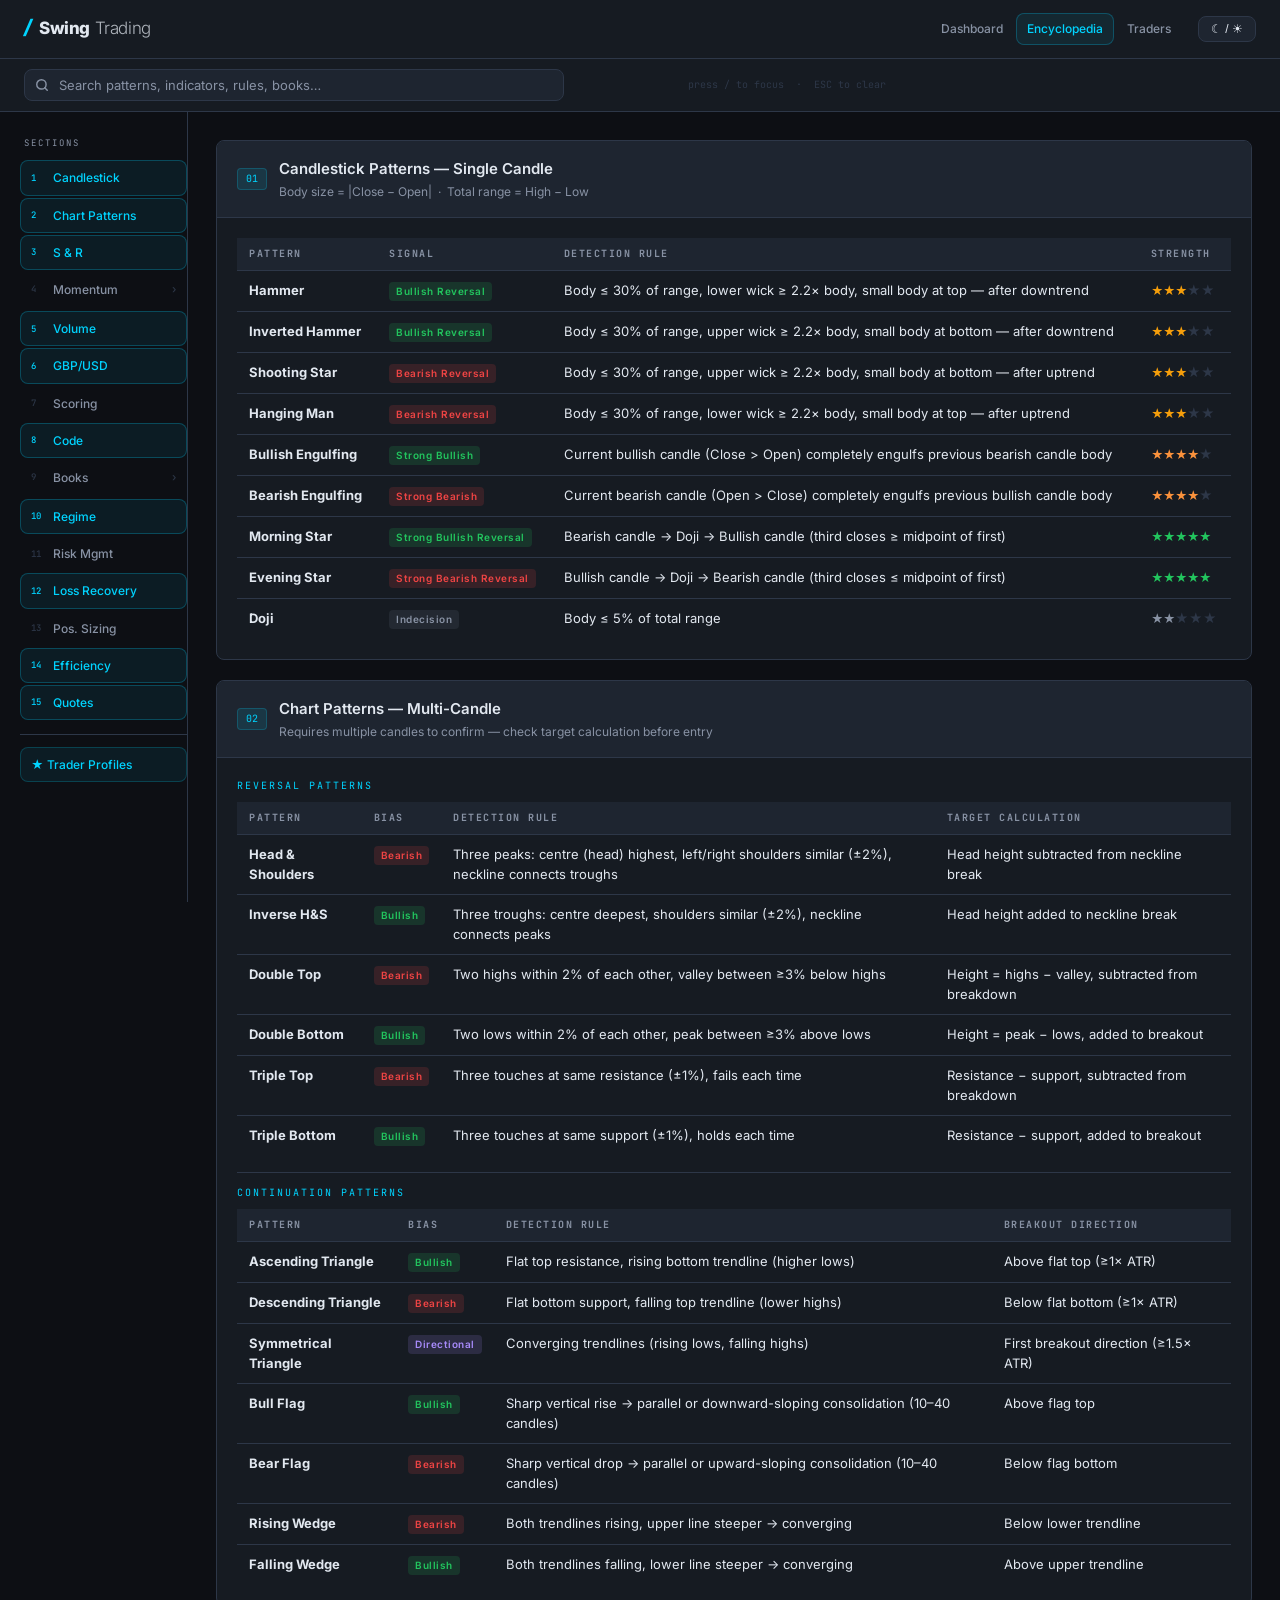
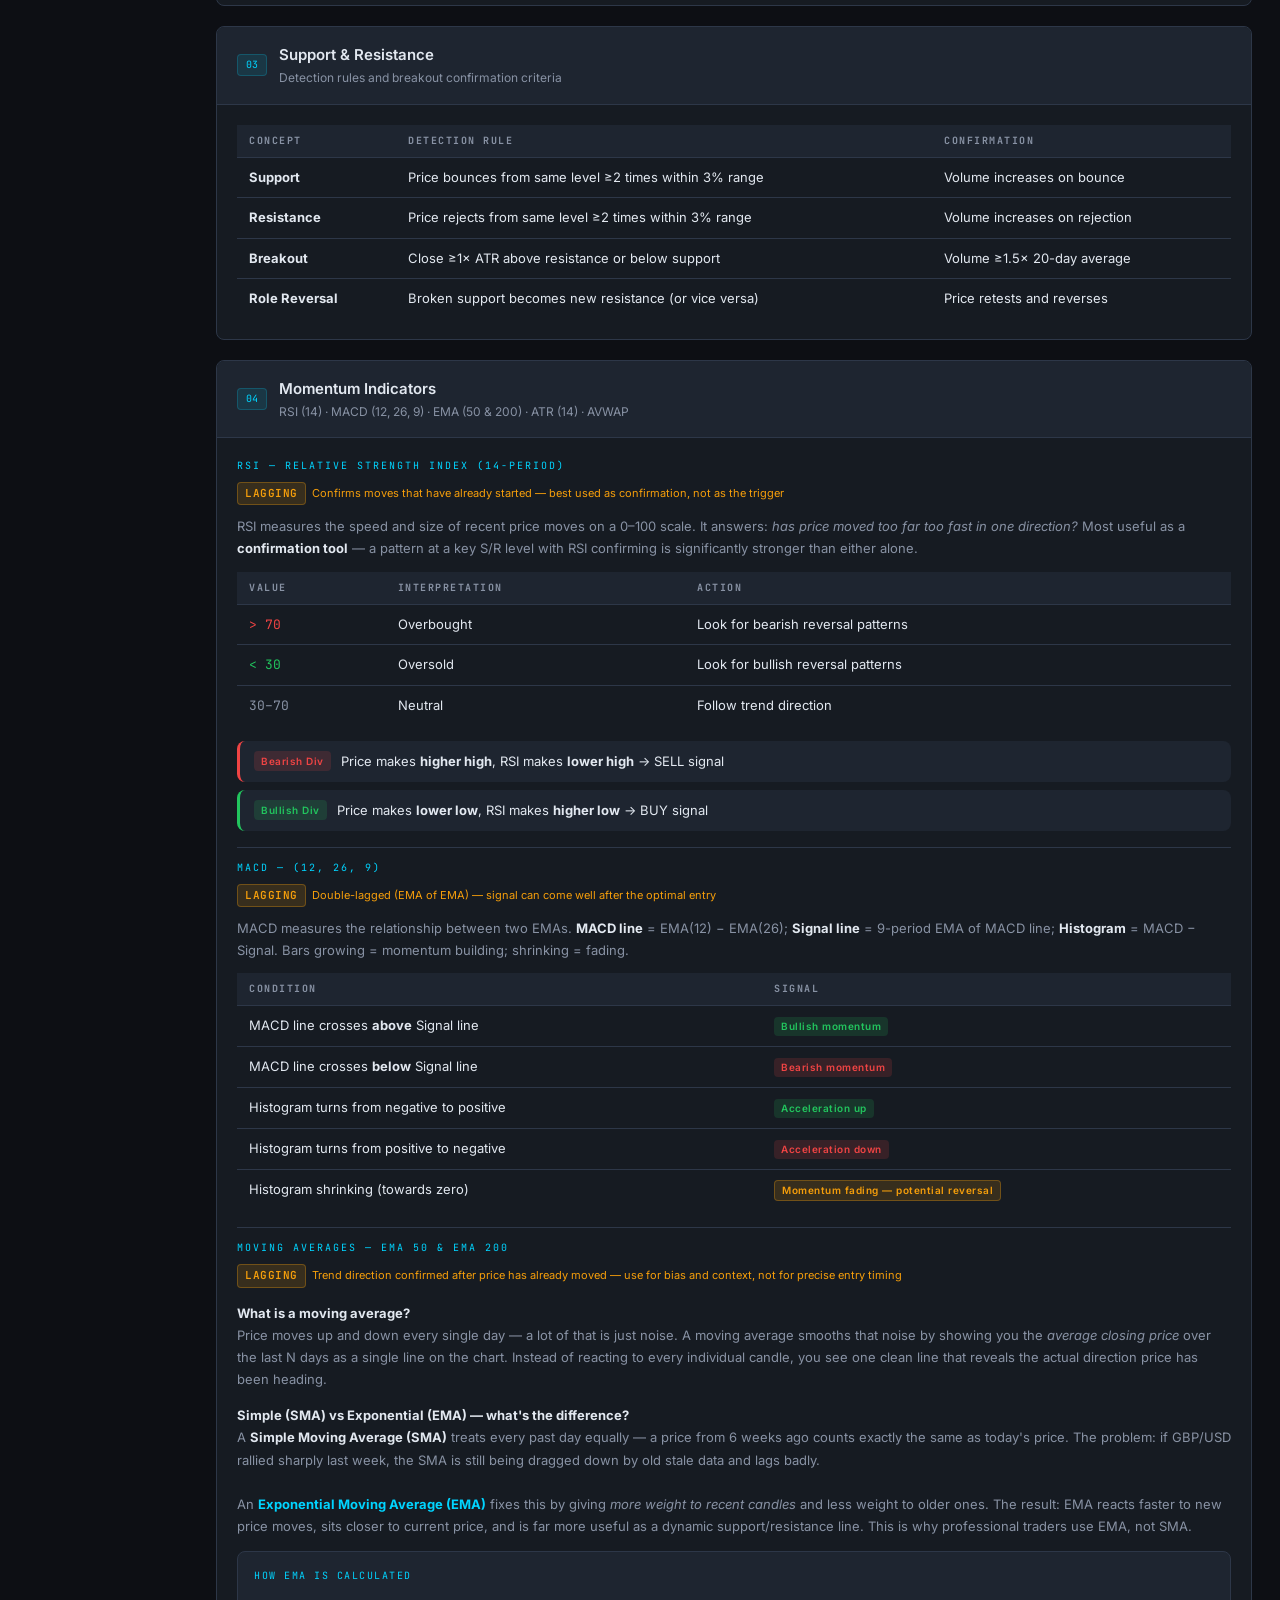
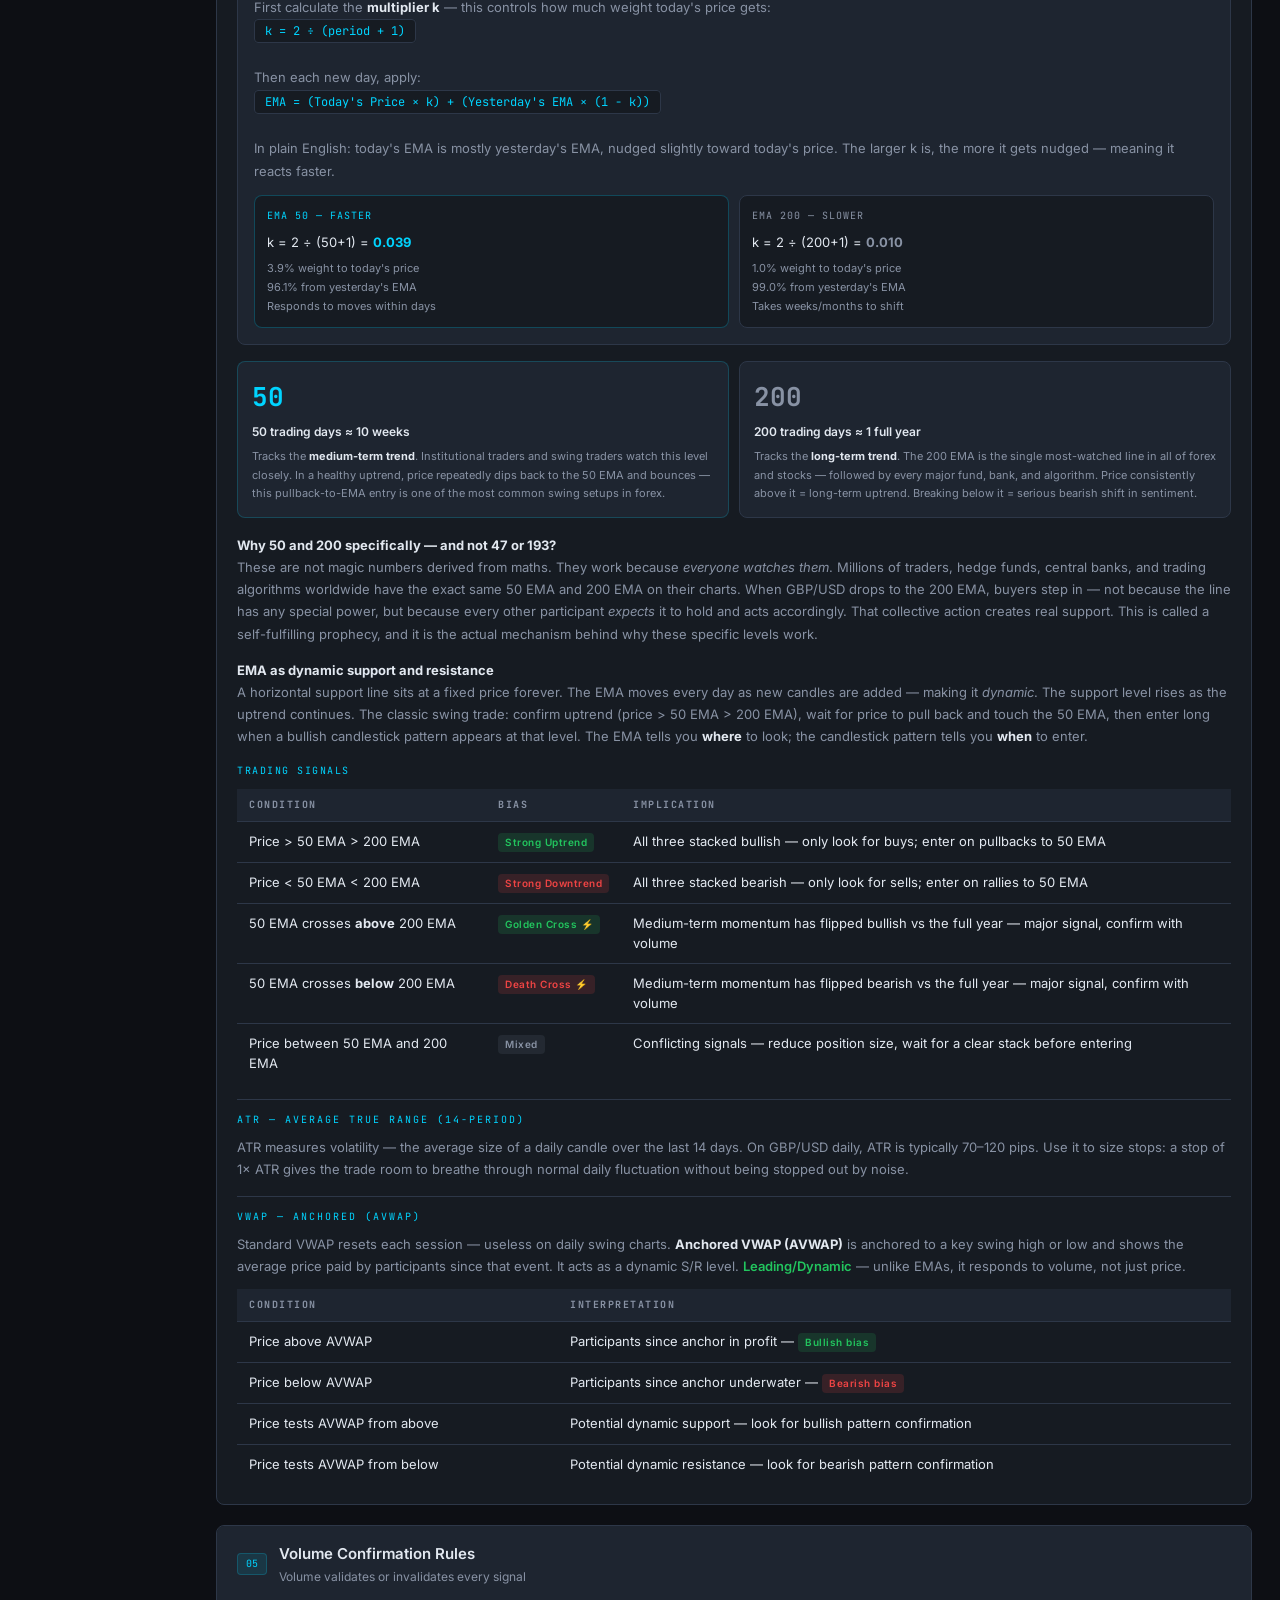
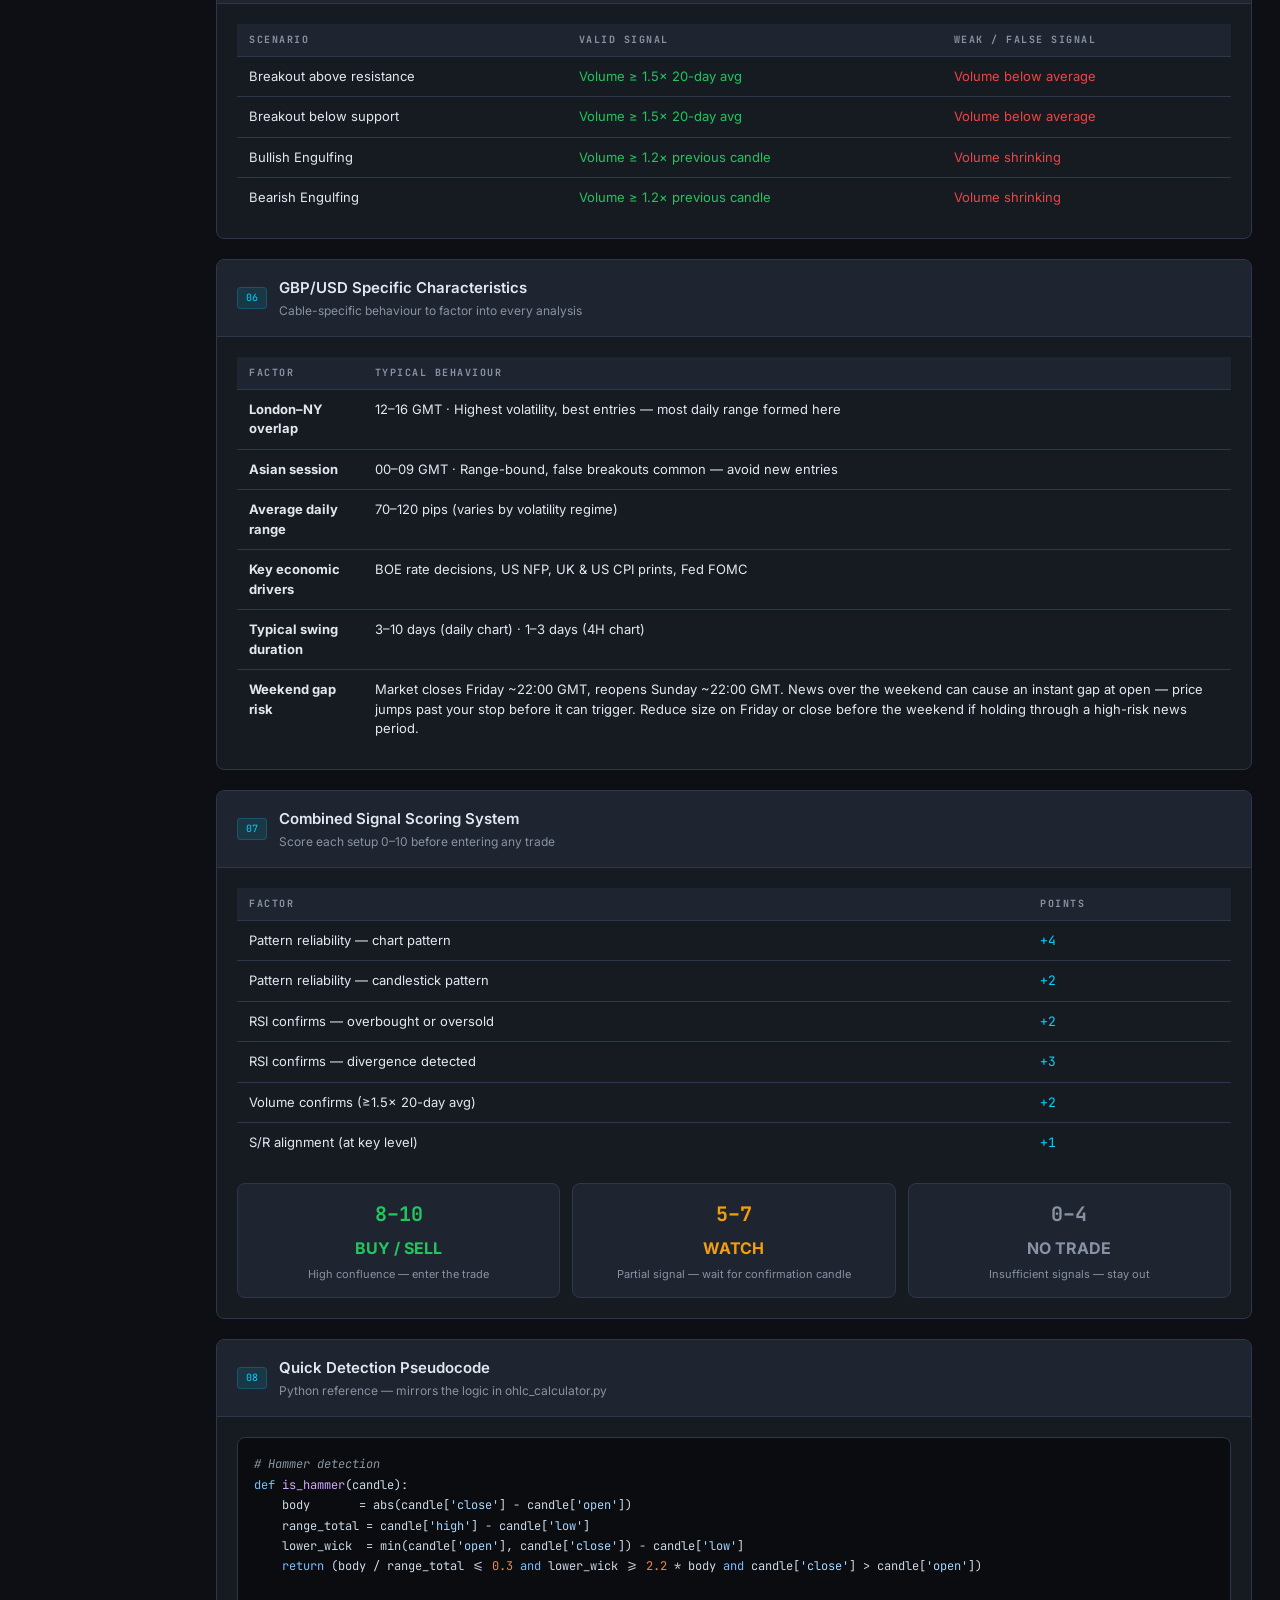
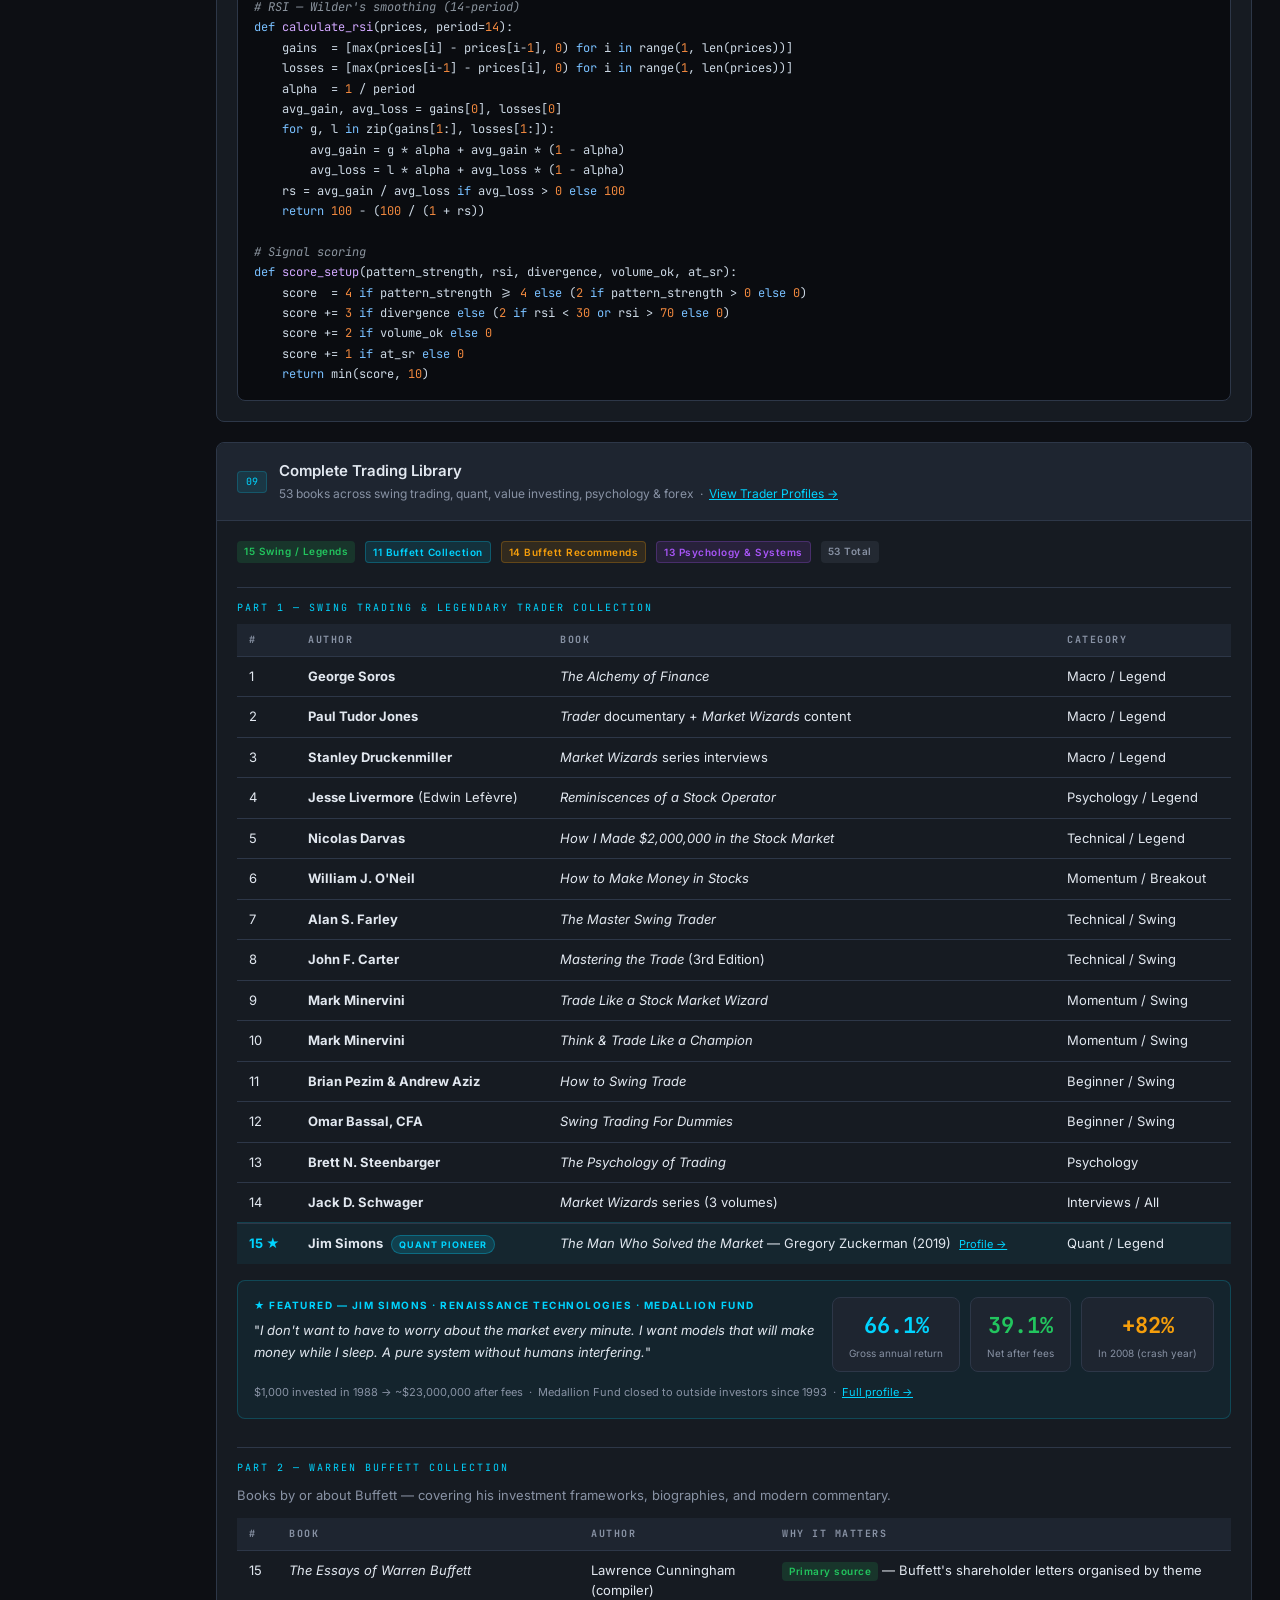
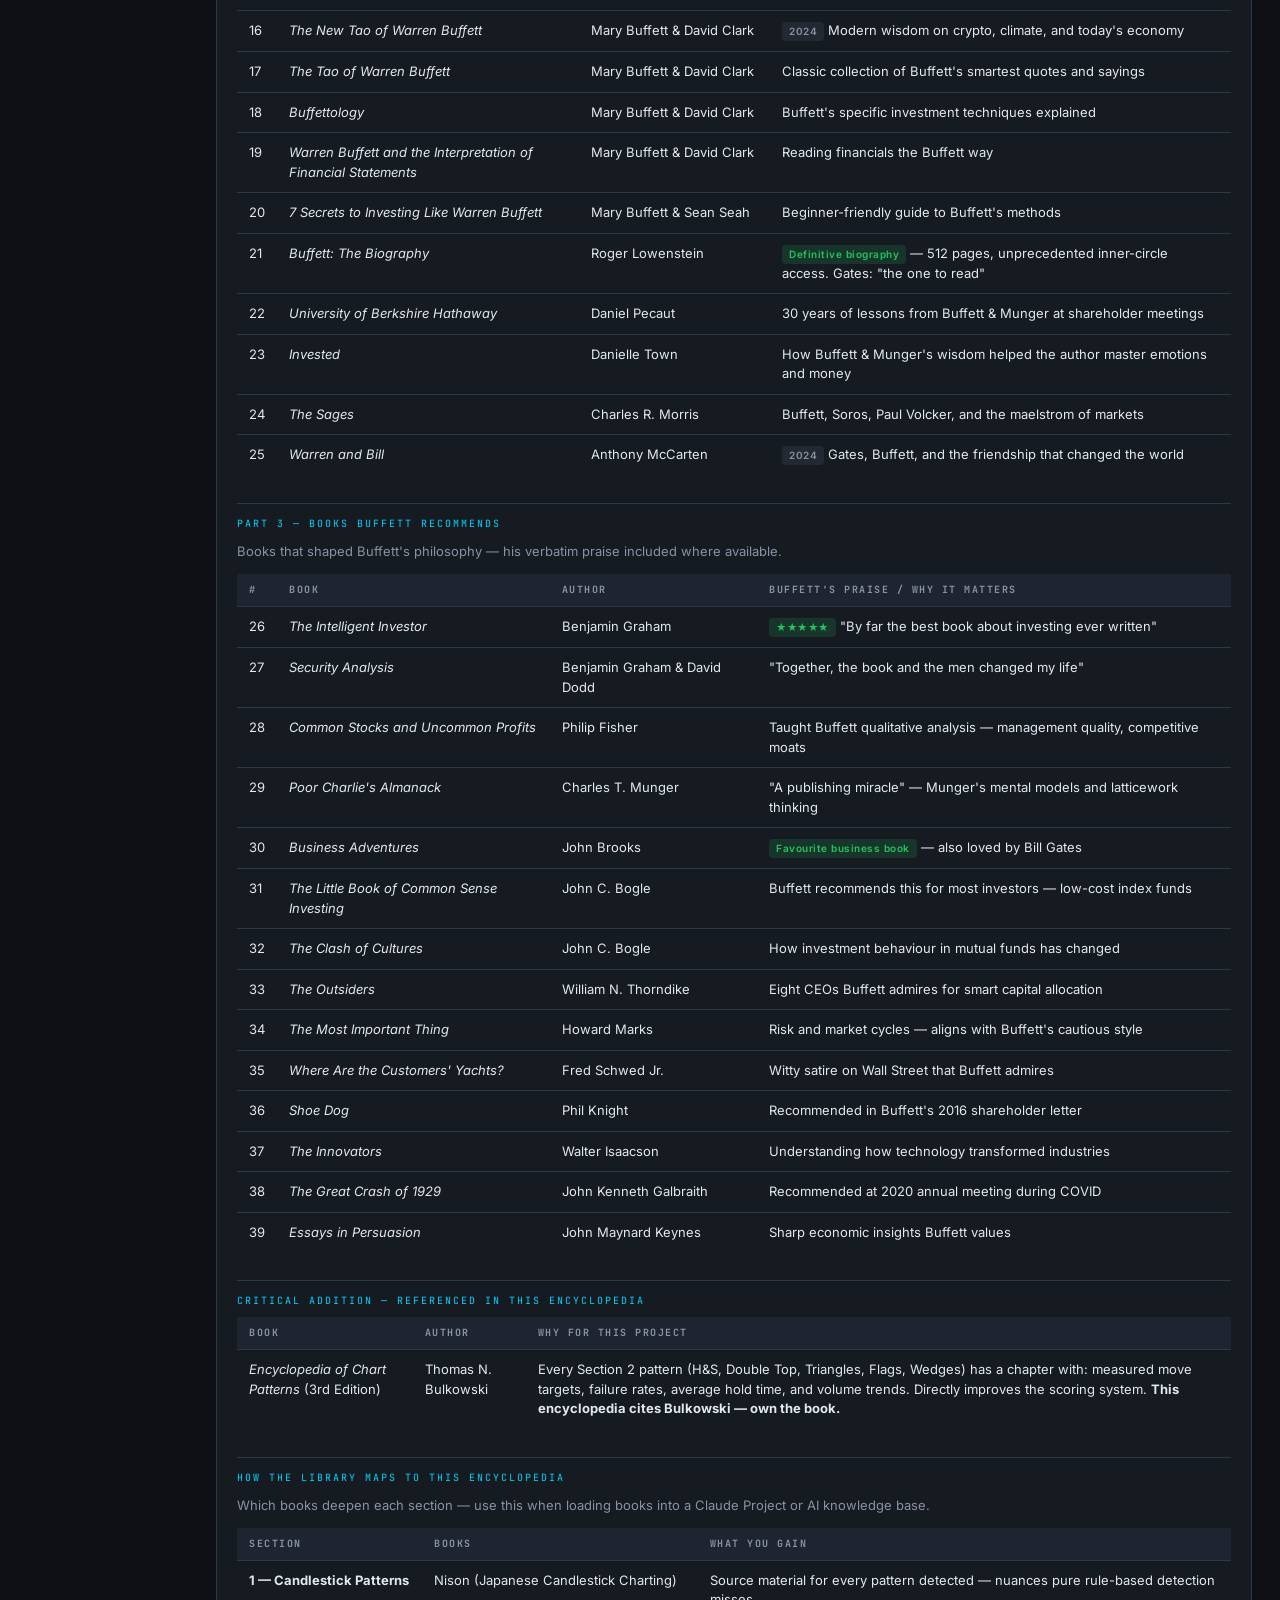
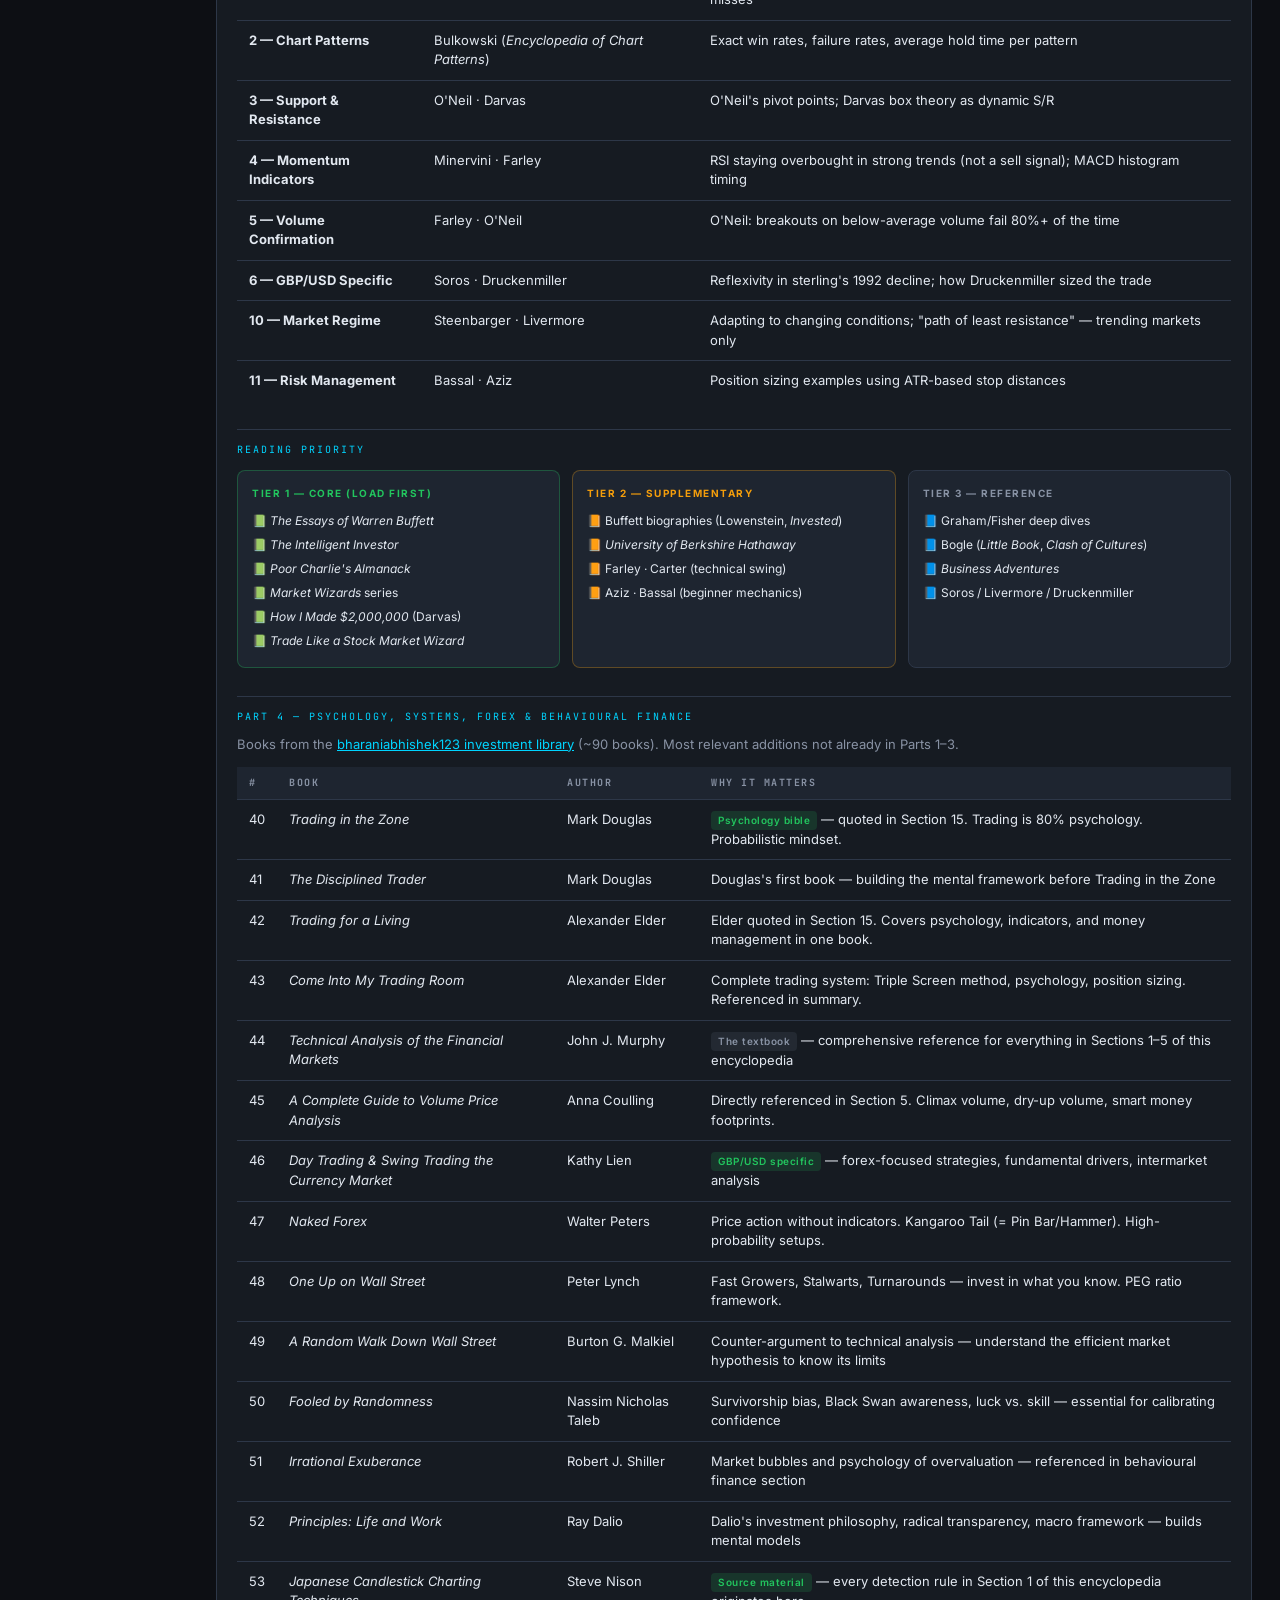
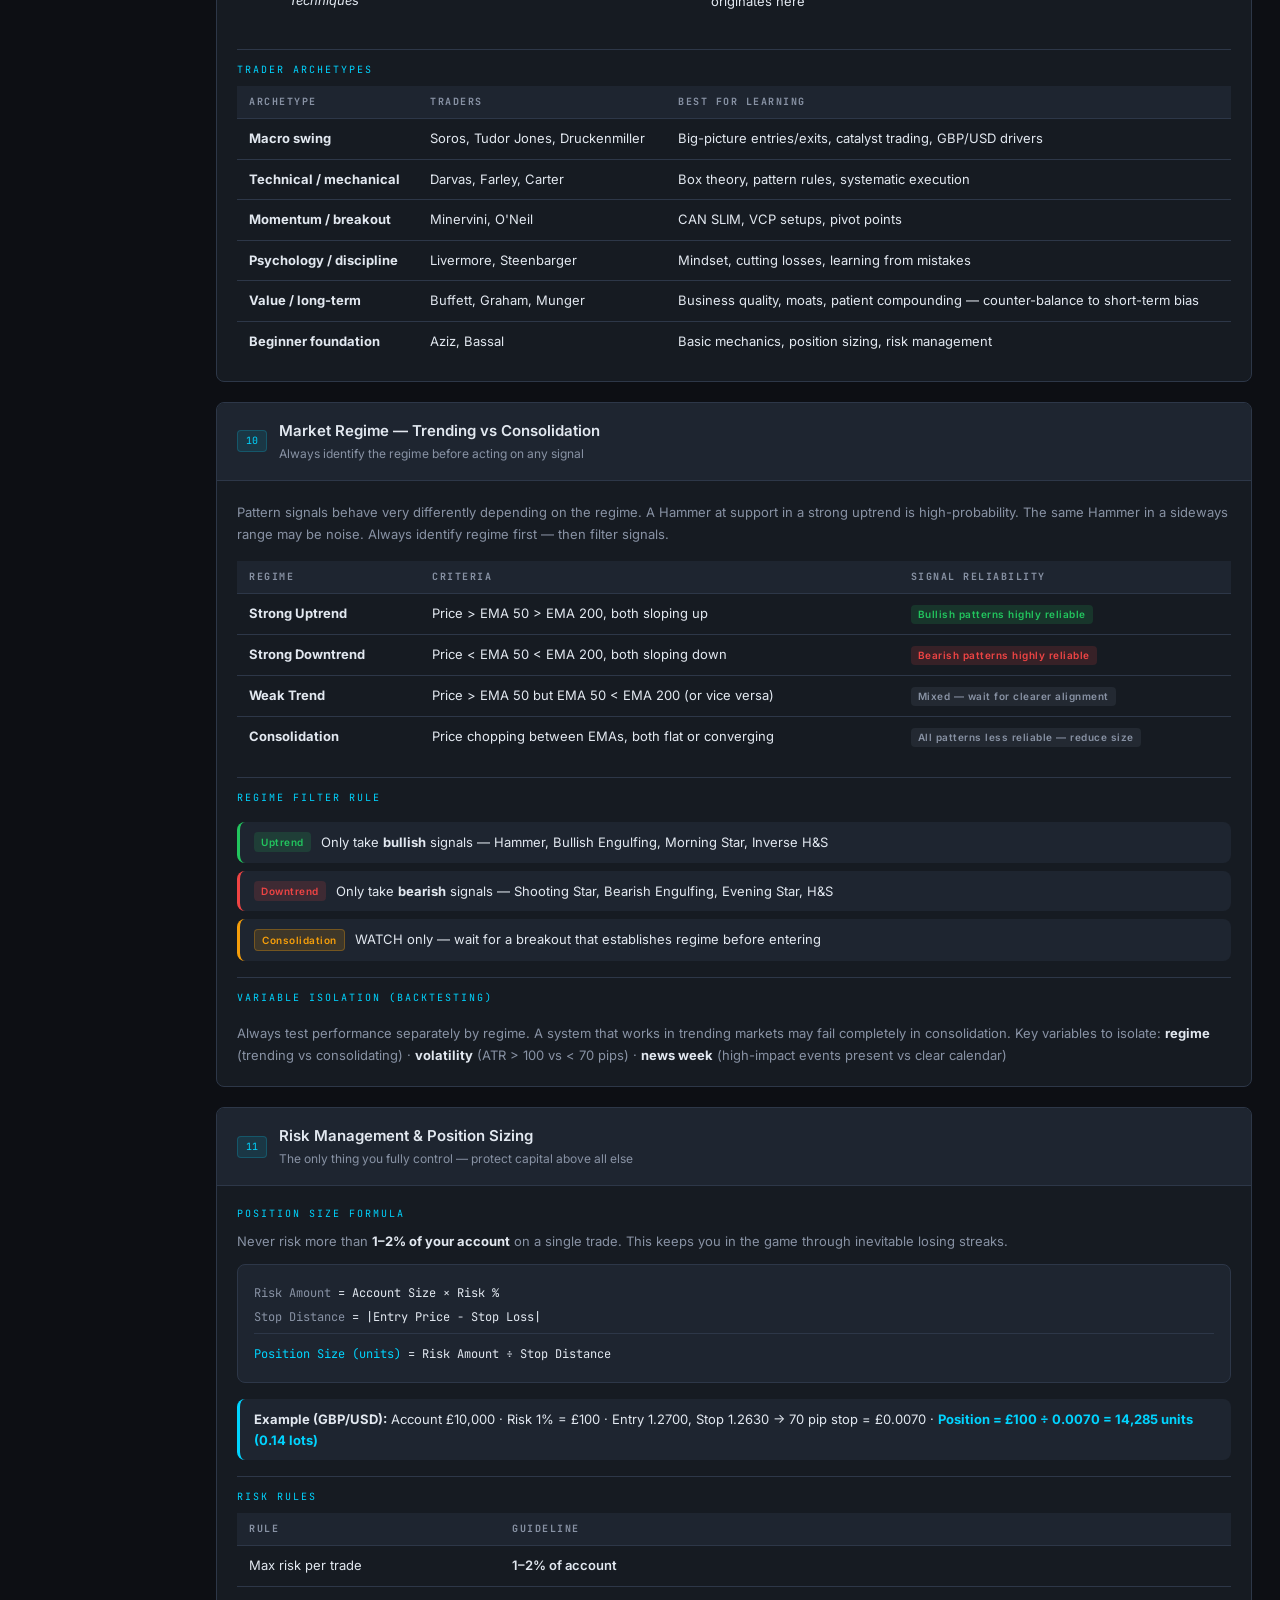
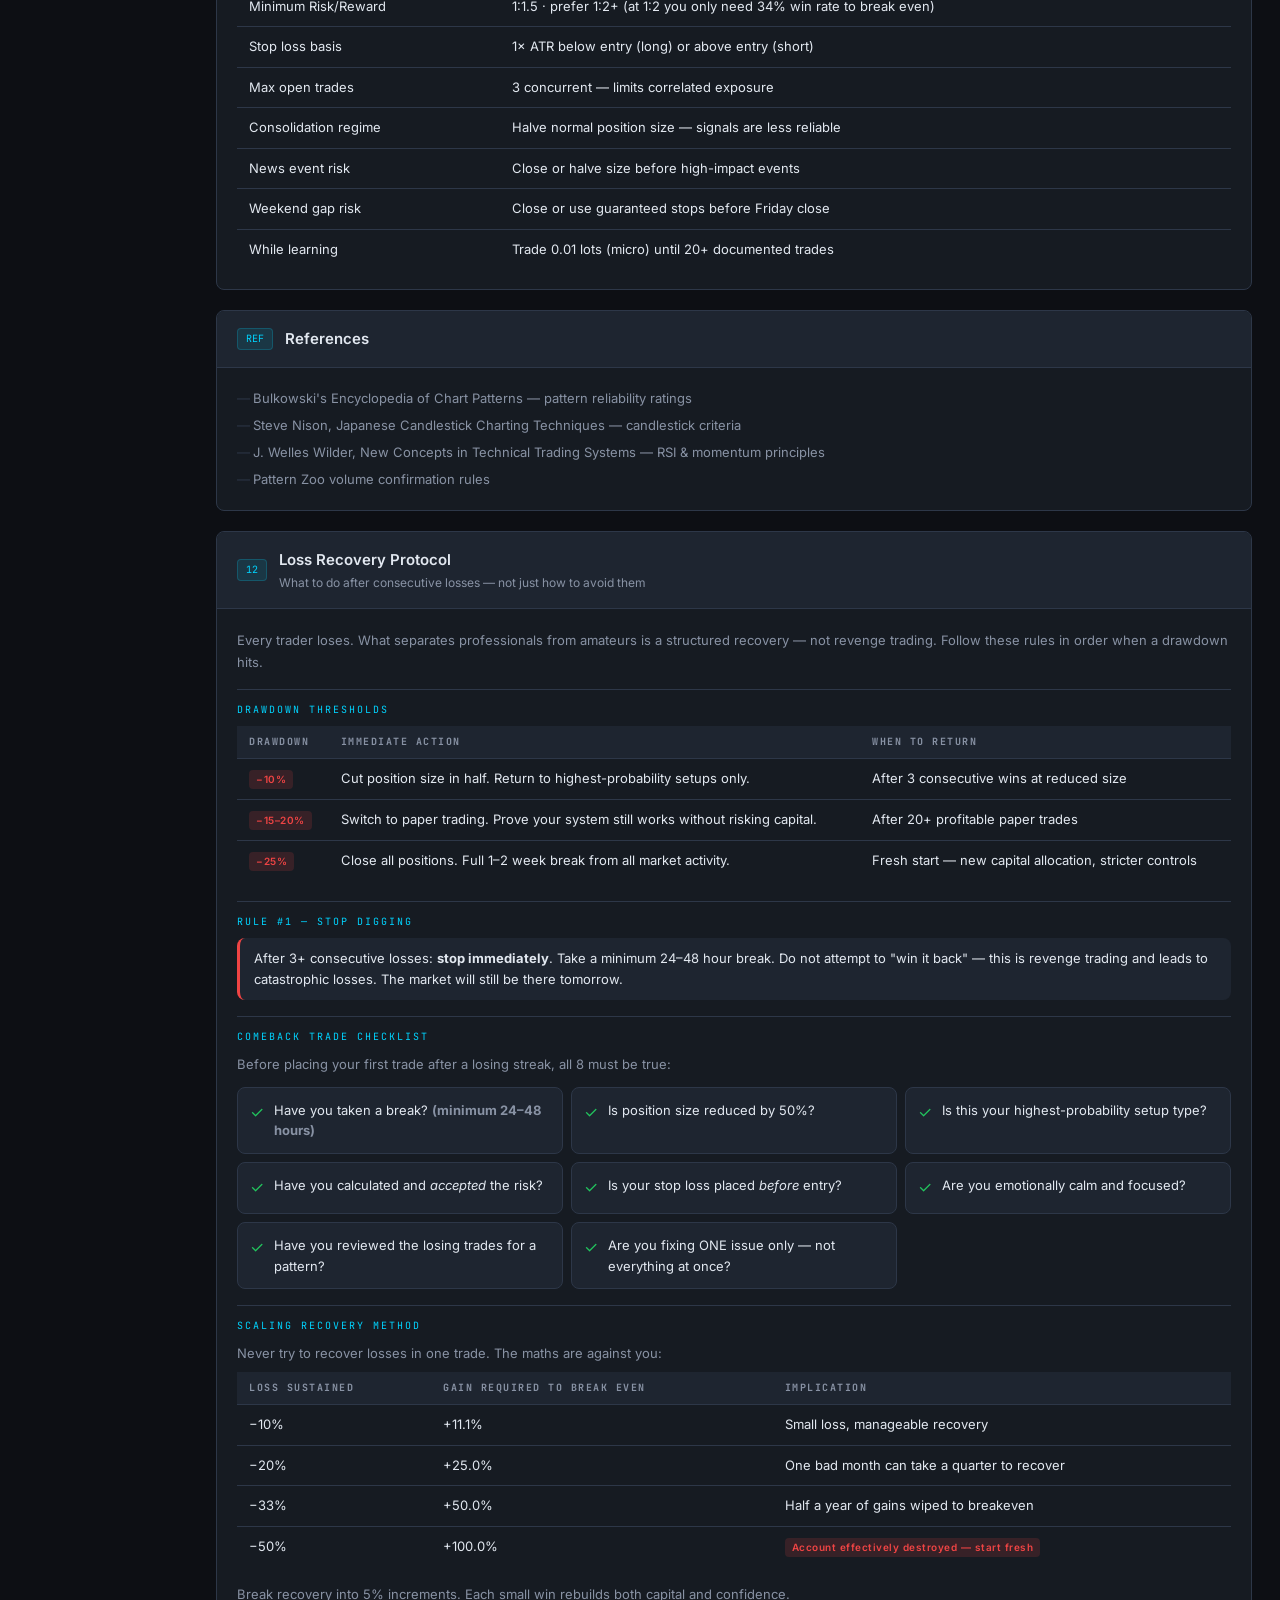
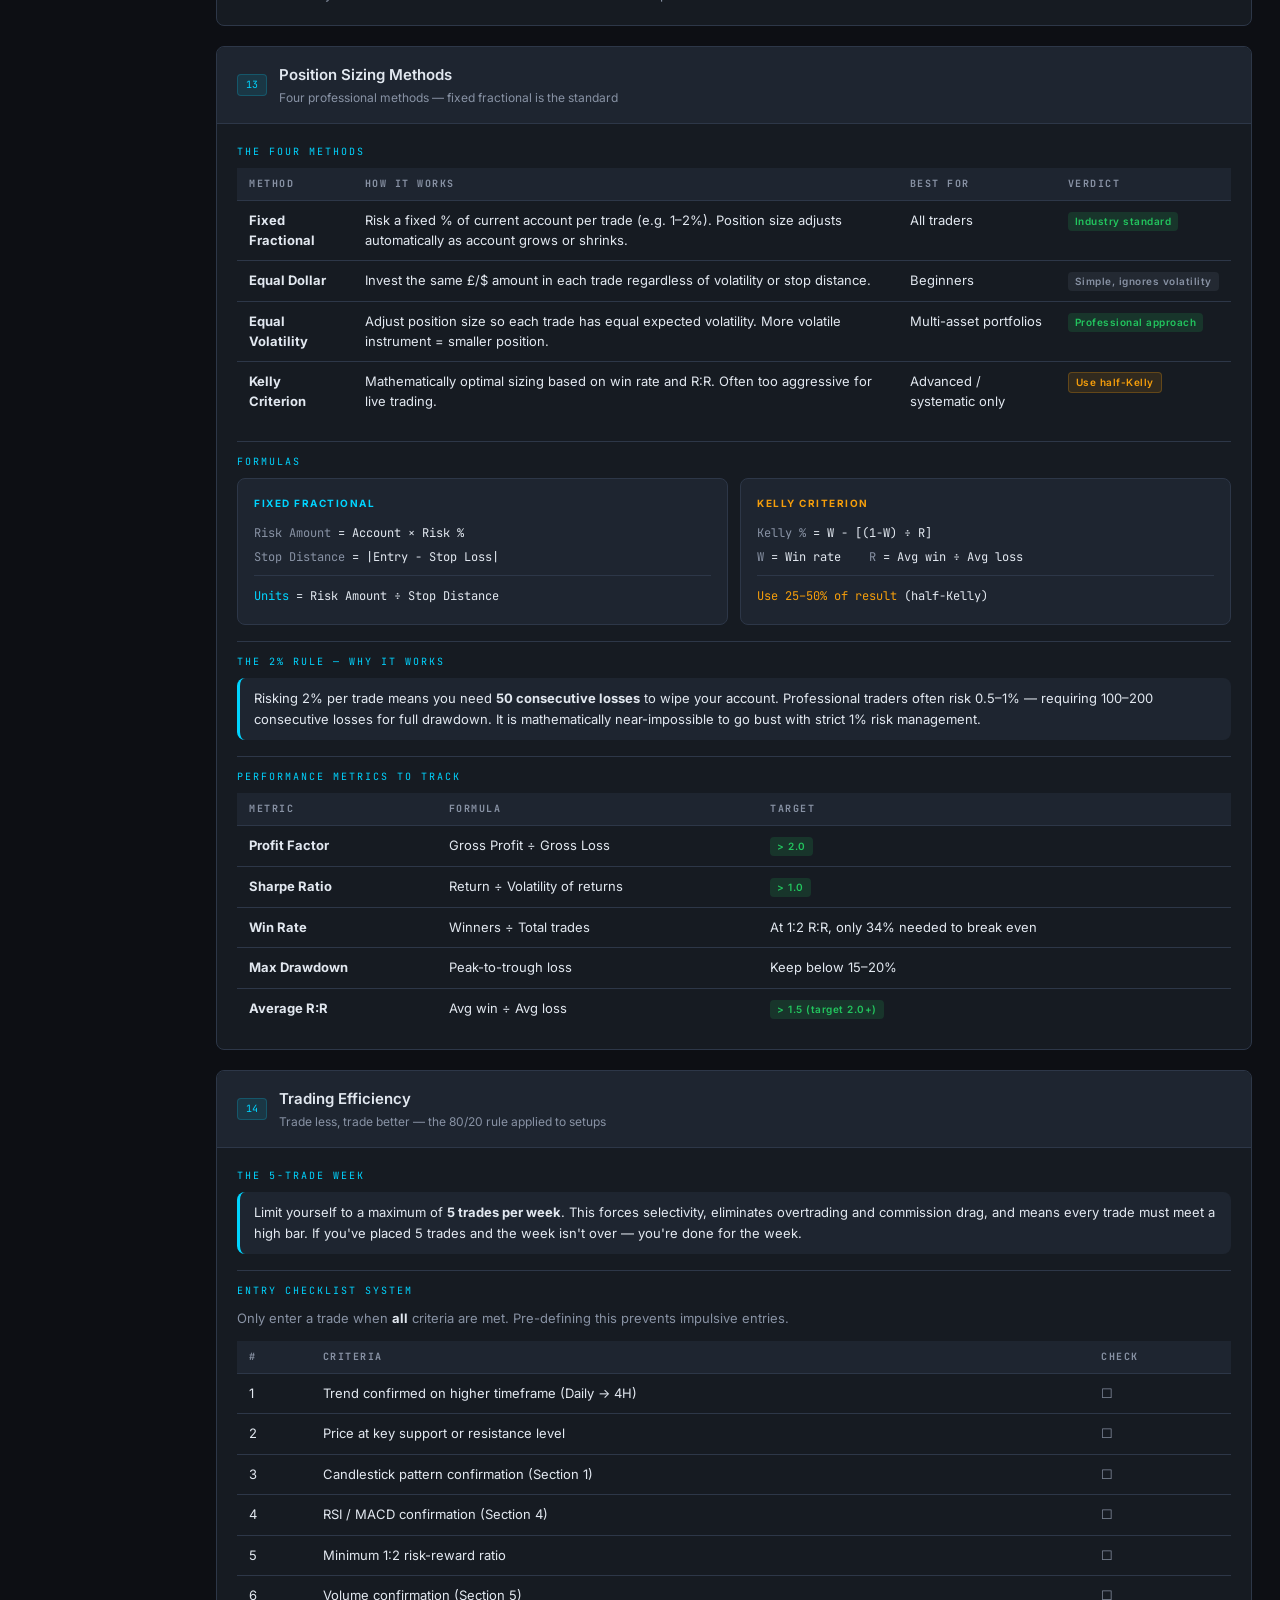
<file: Trading/encyclopedia.html>
<!DOCTYPE html>
<html lang="en" data-theme="dark">
<head>
<meta charset="UTF-8">
<meta name="viewport" content="width=device-width, initial-scale=1.0">
<meta name="description" content="GBP/USD swing trading pattern recognition guide — exact detection rules for candlestick patterns, chart patterns, RSI, MACD, EMA, and signal scoring">
<title>Encyclopedia — GBP/USD Swing Trading</title>
<link rel="preconnect" href="https://fonts.googleapis.com">
<link href="https://fonts.googleapis.com/css2?family=Inter:wght@400;500;600;700&family=JetBrains+Mono:wght@400;500&display=swap" rel="stylesheet">
<link rel="stylesheet" href="../styles/site.css">

<script>
  (function(){
    var t = localStorage.getItem('theme') || 'dark';
    document.documentElement.setAttribute('data-theme', t);
  })();
</script>

<style>
  :root {
    --bg:       #0d0f14;
    --surface:  #161b22;
    --surface2: #1e2530;
    --border:   #2d3748;
    --text:     #e2e8f0;
    --muted:    #8892a4;
    --accent:   #00d4ff;
    --green:    #22c55e;
    --red:      #ef4444;
    --yellow:   #f59e0b;
    --orange:   #fb923c;
    --purple:   #a78bfa;
    --font:     'Inter', sans-serif;
    --mono:     'JetBrains Mono', monospace;
    --radius:   8px;
    --max-w:    1440px;
  }
  html[data-theme="light"] {
    --bg:       #f0f4f8;
    --surface:  #ffffff;
    --surface2: #e8edf4;
    --border:   #cbd5e1;
    --text:     #1a202c;
    --muted:    #64748b;
    --accent:   #2563eb;
  }

  *, *::before, *::after { box-sizing: border-box; margin: 0; padding: 0; }
  html { background: var(--bg); }
  body {
    font-family: var(--font);
    background: var(--bg);
    color: var(--text);
    min-height: 100vh;
    font-size: 14px;
    line-height: 1.6;
  }

  h1 { font-size: 18px; font-weight: 700; }

  /* ── Layout ── */
  .page-body {
    display: flex;
    max-width: 1440px;
    margin: 0 auto;
  }

  /* ── Sidebar ── */
  .sidebar {
    width: 188px;
    flex-shrink: 0;
    position: sticky;
    top: 110px;
    height: calc(100vh - 110px);
    overflow-y: auto;
    padding: 24px 0 24px 20px;
    border-right: 1px solid var(--border);
  }
  .sidebar-label {
    font-family: var(--mono);
    font-size: 9px;
    color: var(--muted);
    letter-spacing: 2px;
    text-transform: uppercase;
    margin-bottom: 10px;
    padding-left: 4px;
  }
  .sidebar-nav {
    display: flex;
    flex-direction: column;
    gap: 2px;
  }
  .nav-pill {
    display: flex;
    align-items: center;
    gap: 8px;
    font-size: 12px;
    font-weight: 500;
    color: var(--muted);
    padding: 7px 10px;
    border-radius: var(--radius);
    border: 1px solid transparent;
    text-decoration: none;
    transition: color .15s, background .15s, border-color .15s;
    white-space: nowrap;
  }
  .nav-pill .nav-num {
    font-family: var(--mono);
    font-size: 9px;
    color: var(--border);
    min-width: 14px;
    transition: color .15s;
  }
  .nav-pill:hover {
    color: var(--text);
    background: var(--surface2);
    border-color: var(--border);
  }
  .nav-pill:hover .nav-num { color: var(--accent); }
  .nav-pill.active {
    color: var(--accent);
    background: rgba(0,212,255,.07);
    border-color: rgba(0,212,255,.25);
  }
  .nav-pill.active .nav-num { color: var(--accent); }

  /* ── Sub-nav items (nested under a section) ── */
  .nav-sub {
    display: flex;
    align-items: center;
    gap: 6px;
    font-size: 11px;
    font-weight: 400;
    color: var(--muted);
    padding: 4px 10px 4px 30px;
    border-radius: var(--radius);
    border: 1px solid transparent;
    text-decoration: none;
    transition: color .15s, background .15s;
    position: relative;
  }
  .nav-sub::before {
    content: '–';
    font-size: 10px;
    color: var(--border);
    position: absolute;
    left: 18px;
  }
  .nav-sub:hover {
    color: var(--text);
    background: var(--surface2);
    text-decoration: none;
  }
  .nav-sub:hover::before { color: var(--accent); }
  .nav-sub.active { color: var(--accent); }
  .nav-sub.active::before { color: var(--accent); }

  /* ── Main ── */
  .container {
    flex: 1;
    min-width: 0;
    padding: 28px 28px 28px 28px;
    display: flex;
    flex-direction: column;
    gap: 20px;
  }

  /* ── Mobile ── */
  @media (max-width: 780px) {
    .sidebar { display: none; }
    .page-body { display: block; }
    .container { padding: 16px 12px; }
  }

  /* ── Section cards ── */
  .section {
    background: var(--surface);
    border: 1px solid var(--border);
    border-radius: var(--radius);
    overflow: hidden;
  }
  .section-header {
    display: flex;
    align-items: center;
    gap: 12px;
    padding: 16px 20px;
    border-bottom: 1px solid var(--border);
    background: var(--surface2);
  }
  .section-num {
    font-family: var(--mono);
    font-size: 10px;
    color: var(--accent);
    background: rgba(0,212,255,.1);
    border: 1px solid rgba(0,212,255,.2);
    padding: 2px 8px;
    border-radius: 4px;
  }
  .section-title { font-size: 15px; font-weight: 600; }
  .section-sub { font-size: 12px; color: var(--muted); margin-top: 1px; }
  .section-body { padding: 20px; }

  /* ── Tables ── */
  .table-wrap { overflow-x: auto; margin-bottom: 16px; }
  .table-wrap:last-child { margin-bottom: 0; }
  table { width: 100%; border-collapse: collapse; font-size: 13px; }
  th {
    font-family: var(--mono);
    font-size: 10px;
    letter-spacing: 1.5px;
    text-transform: uppercase;
    color: var(--muted);
    padding: 8px 12px;
    text-align: left;
    border-bottom: 1px solid var(--border);
    background: var(--surface2);
    white-space: nowrap;
  }
  td {
    padding: 10px 12px;
    border-bottom: 1px solid var(--border);
    vertical-align: top;
    line-height: 1.5;
  }
  tr:last-child td { border-bottom: none; }
  tr:hover td { background: var(--surface2); }

  /* ── Badges ── */
  .badge {
    display: inline-block;
    font-size: 10px;
    font-weight: 600;
    padding: 2px 7px;
    border-radius: 4px;
    letter-spacing: .5px;
    white-space: nowrap;
  }
  .bull  { background: rgba(34,197,94,.15);  color: var(--green);  }
  .bear  { background: rgba(239,68,68,.15);  color: var(--red);    }
  .neut  { background: rgba(148,163,184,.1); color: var(--muted);  }
  .dir   { background: rgba(167,139,250,.15);color: var(--purple); }

  /* ── Strength stars ── */
  .stars { color: var(--yellow); letter-spacing: -1px; font-size: 12px; }
  .str-2 .stars { color: var(--muted); }
  .str-3 .stars { color: var(--yellow); }
  .str-4 .stars { color: var(--orange); }
  .str-5 .stars { color: var(--green); }

  /* ── Score matrix ── */
  .score-grid { display: grid; grid-template-columns: 1fr 1fr 1fr; gap: 12px; }
  .score-cell {
    background: var(--surface2);
    border: 1px solid var(--border);
    border-radius: var(--radius);
    padding: 14px;
    text-align: center;
  }
  .score-decision { font-size: 16px; font-weight: 700; margin-bottom: 4px; }
  .score-range    { font-family: var(--mono); font-size: 20px; font-weight: 700; margin-bottom: 6px; }
  .score-desc     { font-size: 11px; color: var(--muted); }

  /* ── Dividers ── */
  .sub-heading {
    font-family: var(--mono);
    font-size: 10px;
    color: var(--accent);
    letter-spacing: 2px;
    text-transform: uppercase;
    padding: 12px 0 8px;
    border-top: 1px solid var(--border);
    margin-top: 16px;
  }
  .sub-heading:first-child { border-top: none; margin-top: 0; padding-top: 0; }

  /* ── Divergence list ── */
  .div-list { list-style: none; padding: 0; margin: 8px 0 0; display: flex; flex-direction: column; gap: 8px; }
  .div-item {
    display: flex;
    align-items: flex-start;
    gap: 10px;
    padding: 10px 14px;
    background: var(--surface2);
    border-radius: var(--radius);
    border-left: 3px solid var(--border);
    font-size: 13px;
  }
  .div-item.bull-div { border-left-color: var(--green); }
  .div-item.bear-div { border-left-color: var(--red); }
  .div-label { font-weight: 600; white-space: nowrap; }

  /* ── Code block ── */
  pre {
    background: #0a0c10;
    border: 1px solid var(--border);
    border-radius: var(--radius);
    padding: 16px;
    overflow-x: auto;
    font-family: var(--mono);
    font-size: 12px;
    line-height: 1.7;
    color: #cdd9e5;
  }
  html[data-theme="light"] pre { background: #1e2530; }
  .kw  { color: #79c0ff; }
  .fn  { color: #d2a8ff; }
  .cm  { color: #8b949e; font-style: italic; }
  .st  { color: #a5d6ff; }
  .nb  { color: #f0883e; }

  /* ── References ── */
  .ref-list { list-style: none; display: flex; flex-direction: column; gap: 6px; }
  .ref-list li {
    font-size: 13px;
    color: var(--muted);
    padding-left: 16px;
    position: relative;
  }
  .ref-list li::before {
    content: '—';
    position: absolute;
    left: 0;
    color: var(--border);
  }

  /* ── Footer ── */
  footer {
    text-align: center;
    padding: 20px 24px;
    font-size: 10px;
    color: var(--muted);
    border-top: 1px solid var(--border);
  }

  /* ── Collapsible nav groups ── */
  .nav-pill.has-sub { justify-content: space-between; }
  .nav-chevron {
    display: inline-block;
    font-size: 11px;
    color: var(--border);
    margin-left: auto;
    transition: transform .2s ease, color .15s;
    line-height: 1;
    flex-shrink: 0;
  }
  .nav-pill.has-sub.open .nav-chevron { transform: rotate(90deg); color: var(--accent); }
  .nav-sub-group {
    display: flex;
    flex-direction: column;
    gap: 2px;
    overflow: hidden;
    max-height: 0;
    opacity: 0;
    transition: max-height .25s ease, opacity .2s ease;
  }
  .nav-sub-group.open { max-height: 300px; opacity: 1; }

  /* ── Search bar ── */
  .search-bar {
    background: var(--surface);
    border-bottom: 1px solid var(--border);
    position: sticky;
    top: 58px;
    z-index: 98;
    padding: 10px 24px;
  }
  .search-bar-inner {
    max-width: 1440px;
    margin: 0 auto;
    display: flex;
    align-items: center;
    gap: 12px;
  }
  .search-wrap {
    position: relative;
    flex: 1;
    max-width: 540px;
  }
  .search-icon {
    position: absolute;
    left: 11px;
    top: 50%;
    transform: translateY(-50%);
    color: var(--muted);
    pointer-events: none;
    display: flex;
    align-items: center;
  }
  .search-input {
    width: 100%;
    background: var(--surface2);
    border: 1px solid var(--border);
    border-radius: var(--radius);
    color: var(--text);
    font-family: var(--font);
    font-size: 13px;
    padding: 7px 12px 7px 34px;
    outline: none;
    transition: border-color .15s, box-shadow .15s;
  }
  .search-input:focus {
    border-color: var(--accent);
    box-shadow: 0 0 0 3px rgba(0,212,255,.1);
  }
  .search-input::placeholder { color: var(--muted); }
  .search-input::-webkit-search-cancel-button,
  .search-input::-webkit-search-decoration { display: none; }
  .search-count {
    font-family: var(--mono);
    font-size: 11px;
    color: var(--muted);
    white-space: nowrap;
    min-width: 100px;
    transition: color .15s;
  }
  .search-count.has-results { color: var(--accent); }
  .search-count.no-match    { color: var(--red); }
  .search-clear {
    background: none;
    border: 1px solid var(--border);
    color: var(--muted);
    border-radius: var(--radius);
    padding: 5px 10px;
    cursor: pointer;
    font-size: 11px;
    font-family: var(--font);
    display: none;
    transition: border-color .15s, color .15s;
  }
  .search-clear.visible { display: block; }
  .search-clear:hover { border-color: var(--accent); color: var(--accent); }
  .search-hint {
    font-family: var(--mono);
    font-size: 10px;
    color: var(--border);
    white-space: nowrap;
  }
  mark.search-hl {
    background: rgba(245,158,11,.28);
    color: var(--text);
    border-radius: 2px;
    padding: 0 1px;
  }
  .section.search-hidden { display: none; }
  .no-results {
    background: var(--surface);
    border: 1px solid var(--border);
    border-radius: var(--radius);
    padding: 28px;
    text-align: center;
    font-size: 13px;
    color: var(--muted);
    display: none;
  }
  @media (max-width: 780px) {
    .search-hint { display: none; }
  }

  /* ── Responsive ── */
  @media (max-width: 640px) {
    .score-grid { grid-template-columns: 1fr; }
    .section-body { padding: 14px; }
    h1 { font-size: 16px; }
  }
</style>
</head>
<body>

<header>
  <div class="header-inner">
    <div class="header-brand">
      <span class="header-label"><span class="brand-slash">/</span><span class="brand-word"><b>Swing</b> <span>Trading</span></span></span>
    </div>
    <nav class="site-nav">
      <a class="site-nav-link" href="../index.html">Dashboard</a>
      <a class="site-nav-link active" href="encyclopedia.html">Encyclopedia</a>
      <a class="site-nav-link" href="traders.html">Traders</a>
    </nav>
    <div class="header-controls">
      <button class="theme-btn" onclick="toggleTheme()">&#9790; / &#9728;</button>
    </div>
  </div>
</header>

<!-- Search bar -->
<div class="search-bar">
  <div class="search-bar-inner">
    <div class="search-wrap">
      <span class="search-icon">
        <svg width="14" height="14" viewBox="0 0 24 24" fill="none" stroke="currentColor" stroke-width="2.5" stroke-linecap="round" stroke-linejoin="round"><circle cx="11" cy="11" r="8"/><line x1="21" y1="21" x2="16.65" y2="16.65"/></svg>
      </span>
      <input type="search" id="searchInput" class="search-input"
             placeholder="Search patterns, indicators, rules, books…"
             autocomplete="off" spellcheck="false" aria-label="Search encyclopedia">
    </div>
    <span id="searchCount" class="search-count"></span>
    <button id="searchClear" class="search-clear">&#10005; Clear</button>
    <span class="search-hint">press / to focus &nbsp;·&nbsp; ESC to clear</span>
  </div>
</div>

<div class="page-body">

<aside class="sidebar">
  <div class="sidebar-label">Sections</div>
  <nav class="sidebar-nav" id="sidebarNav">
    <a class="nav-pill" href="#candlestick"><span class="nav-num">1</span> Candlestick</a>
    <a class="nav-pill" href="#chart-patterns"><span class="nav-num">2</span> Chart Patterns</a>
    <a class="nav-pill" href="#support-resistance"><span class="nav-num">3</span> S &amp; R</a>
    <a class="nav-pill has-sub" href="#momentum" data-sub="sub-momentum"><span class="nav-num">4</span> Momentum <span class="nav-chevron">›</span></a>
    <div class="nav-sub-group" id="sub-momentum">
      <a class="nav-sub" href="#ind-rsi">RSI (14)</a>
      <a class="nav-sub" href="#ind-macd">MACD (12,26,9)</a>
      <a class="nav-sub" href="#ind-ema">EMA 50 / 200</a>
      <a class="nav-sub" href="#ind-atr">ATR (14)</a>
      <a class="nav-sub" href="#ind-avwap">AVWAP</a>
    </div>
    <a class="nav-pill" href="#volume"><span class="nav-num">5</span> Volume</a>
    <a class="nav-pill" href="#gbpusd"><span class="nav-num">6</span> GBP/USD</a>
    <a class="nav-pill" href="#scoring"><span class="nav-num">7</span> Scoring</a>
    <a class="nav-pill" href="#pseudocode"><span class="nav-num">8</span> Code</a>
    <a class="nav-pill has-sub" href="#reading" data-sub="sub-reading"><span class="nav-num">9</span> Books <span class="nav-chevron">›</span></a>
    <div class="nav-sub-group" id="sub-reading">
      <a class="nav-sub" href="#books-part1">Swing / Legends</a>
      <a class="nav-sub" href="#books-part2">Buffett Collection</a>
      <a class="nav-sub" href="#books-part3">Buffett Recommends</a>
      <a class="nav-sub" href="#books-part4">Psychology &amp; Forex</a>
    </div>
    <a class="nav-pill" href="#regime"><span class="nav-num">10</span> Regime</a>
    <a class="nav-pill" href="#risk"><span class="nav-num">11</span> Risk Mgmt</a>
    <a class="nav-pill" href="#loss-recovery"><span class="nav-num">12</span> Loss Recovery</a>
    <a class="nav-pill" href="#pos-sizing"><span class="nav-num">13</span> Pos. Sizing</a>
    <a class="nav-pill" href="#efficiency"><span class="nav-num">14</span> Efficiency</a>
    <a class="nav-pill" href="#quotes"><span class="nav-num">15</span> Quotes</a>
    <div style="margin-top:12px;padding-top:12px;border-top:1px solid var(--border)">
      <a href="traders.html" style="display:flex;align-items:center;gap:8px;font-size:12px;font-weight:500;color:var(--accent);padding:7px 10px;border-radius:var(--radius);background:rgba(0,212,255,.07);border:1px solid rgba(0,212,255,.2);text-decoration:none">
        ★ Trader Profiles
      </a>
    </div>
  </nav>
</aside>

<main class="container">

  <div id="noResults" class="no-results">No sections match — try a pattern name, indicator, concept, or author</div>

  <!-- 1. Candlestick Patterns -->
  <div class="section" id="candlestick">
    <div class="section-header">
      <span class="section-num">01</span>
      <div>
        <div class="section-title">Candlestick Patterns — Single Candle</div>
        <div class="section-sub">Body size = |Close − Open| &nbsp;·&nbsp; Total range = High − Low</div>
      </div>
    </div>
    <div class="section-body">
      <div class="table-wrap">
        <table>
          <thead>
            <tr><th>Pattern</th><th>Signal</th><th>Detection Rule</th><th>Strength</th></tr>
          </thead>
          <tbody>
            <tr><td><strong>Hammer</strong></td><td><span class="badge bull">Bullish Reversal</span></td><td>Body ≤ 30% of range, lower wick ≥ 2.2× body, small body at top — after downtrend</td><td class="str-3"><span class="stars">★★★</span><span style="color:var(--border)">★★</span></td></tr>
            <tr><td><strong>Inverted Hammer</strong></td><td><span class="badge bull">Bullish Reversal</span></td><td>Body ≤ 30% of range, upper wick ≥ 2.2× body, small body at bottom — after downtrend</td><td class="str-3"><span class="stars">★★★</span><span style="color:var(--border)">★★</span></td></tr>
            <tr><td><strong>Shooting Star</strong></td><td><span class="badge bear">Bearish Reversal</span></td><td>Body ≤ 30% of range, upper wick ≥ 2.2× body, small body at bottom — after uptrend</td><td class="str-3"><span class="stars">★★★</span><span style="color:var(--border)">★★</span></td></tr>
            <tr><td><strong>Hanging Man</strong></td><td><span class="badge bear">Bearish Reversal</span></td><td>Body ≤ 30% of range, lower wick ≥ 2.2× body, small body at top — after uptrend</td><td class="str-3"><span class="stars">★★★</span><span style="color:var(--border)">★★</span></td></tr>
            <tr><td><strong>Bullish Engulfing</strong></td><td><span class="badge bull">Strong Bullish</span></td><td>Current bullish candle (Close &gt; Open) completely engulfs previous bearish candle body</td><td class="str-4"><span class="stars">★★★★</span><span style="color:var(--border)">★</span></td></tr>
            <tr><td><strong>Bearish Engulfing</strong></td><td><span class="badge bear">Strong Bearish</span></td><td>Current bearish candle (Open &gt; Close) completely engulfs previous bullish candle body</td><td class="str-4"><span class="stars">★★★★</span><span style="color:var(--border)">★</span></td></tr>
            <tr><td><strong>Morning Star</strong></td><td><span class="badge bull">Strong Bullish Reversal</span></td><td>Bearish candle → Doji → Bullish candle (third closes ≥ midpoint of first)</td><td class="str-5"><span class="stars">★★★★★</span></td></tr>
            <tr><td><strong>Evening Star</strong></td><td><span class="badge bear">Strong Bearish Reversal</span></td><td>Bullish candle → Doji → Bearish candle (third closes ≤ midpoint of first)</td><td class="str-5"><span class="stars">★★★★★</span></td></tr>
            <tr><td><strong>Doji</strong></td><td><span class="badge neut">Indecision</span></td><td>Body ≤ 5% of total range</td><td class="str-2"><span class="stars">★★</span><span style="color:var(--border)">★★★</span></td></tr>
          </tbody>
        </table>
      </div>
    </div>
  </div>

  <!-- 2. Chart Patterns -->
  <div class="section" id="chart-patterns">
    <div class="section-header">
      <span class="section-num">02</span>
      <div>
        <div class="section-title">Chart Patterns — Multi-Candle</div>
        <div class="section-sub">Requires multiple candles to confirm — check target calculation before entry</div>
      </div>
    </div>
    <div class="section-body">
      <div class="sub-heading">Reversal Patterns</div>
      <div class="table-wrap">
        <table>
          <thead><tr><th>Pattern</th><th>Bias</th><th>Detection Rule</th><th>Target Calculation</th></tr></thead>
          <tbody>
            <tr><td><strong>Head &amp; Shoulders</strong></td><td><span class="badge bear">Bearish</span></td><td>Three peaks: centre (head) highest, left/right shoulders similar (±2%), neckline connects troughs</td><td>Head height subtracted from neckline break</td></tr>
            <tr><td><strong>Inverse H&amp;S</strong></td><td><span class="badge bull">Bullish</span></td><td>Three troughs: centre deepest, shoulders similar (±2%), neckline connects peaks</td><td>Head height added to neckline break</td></tr>
            <tr><td><strong>Double Top</strong></td><td><span class="badge bear">Bearish</span></td><td>Two highs within 2% of each other, valley between ≥3% below highs</td><td>Height = highs − valley, subtracted from breakdown</td></tr>
            <tr><td><strong>Double Bottom</strong></td><td><span class="badge bull">Bullish</span></td><td>Two lows within 2% of each other, peak between ≥3% above lows</td><td>Height = peak − lows, added to breakout</td></tr>
            <tr><td><strong>Triple Top</strong></td><td><span class="badge bear">Bearish</span></td><td>Three touches at same resistance (±1%), fails each time</td><td>Resistance − support, subtracted from breakdown</td></tr>
            <tr><td><strong>Triple Bottom</strong></td><td><span class="badge bull">Bullish</span></td><td>Three touches at same support (±1%), holds each time</td><td>Resistance − support, added to breakout</td></tr>
          </tbody>
        </table>
      </div>
      <div class="sub-heading">Continuation Patterns</div>
      <div class="table-wrap">
        <table>
          <thead><tr><th>Pattern</th><th>Bias</th><th>Detection Rule</th><th>Breakout Direction</th></tr></thead>
          <tbody>
            <tr><td><strong>Ascending Triangle</strong></td><td><span class="badge bull">Bullish</span></td><td>Flat top resistance, rising bottom trendline (higher lows)</td><td>Above flat top (≥1× ATR)</td></tr>
            <tr><td><strong>Descending Triangle</strong></td><td><span class="badge bear">Bearish</span></td><td>Flat bottom support, falling top trendline (lower highs)</td><td>Below flat bottom (≥1× ATR)</td></tr>
            <tr><td><strong>Symmetrical Triangle</strong></td><td><span class="badge dir">Directional</span></td><td>Converging trendlines (rising lows, falling highs)</td><td>First breakout direction (≥1.5× ATR)</td></tr>
            <tr><td><strong>Bull Flag</strong></td><td><span class="badge bull">Bullish</span></td><td>Sharp vertical rise → parallel or downward-sloping consolidation (10–40 candles)</td><td>Above flag top</td></tr>
            <tr><td><strong>Bear Flag</strong></td><td><span class="badge bear">Bearish</span></td><td>Sharp vertical drop → parallel or upward-sloping consolidation (10–40 candles)</td><td>Below flag bottom</td></tr>
            <tr><td><strong>Rising Wedge</strong></td><td><span class="badge bear">Bearish</span></td><td>Both trendlines rising, upper line steeper → converging</td><td>Below lower trendline</td></tr>
            <tr><td><strong>Falling Wedge</strong></td><td><span class="badge bull">Bullish</span></td><td>Both trendlines falling, lower line steeper → converging</td><td>Above upper trendline</td></tr>
          </tbody>
        </table>
      </div>
    </div>
  </div>

  <!-- 3. Support & Resistance -->
  <div class="section" id="support-resistance">
    <div class="section-header">
      <span class="section-num">03</span>
      <div>
        <div class="section-title">Support &amp; Resistance</div>
        <div class="section-sub">Detection rules and breakout confirmation criteria</div>
      </div>
    </div>
    <div class="section-body">
      <div class="table-wrap">
        <table>
          <thead><tr><th>Concept</th><th>Detection Rule</th><th>Confirmation</th></tr></thead>
          <tbody>
            <tr><td><strong>Support</strong></td><td>Price bounces from same level ≥2 times within 3% range</td><td>Volume increases on bounce</td></tr>
            <tr><td><strong>Resistance</strong></td><td>Price rejects from same level ≥2 times within 3% range</td><td>Volume increases on rejection</td></tr>
            <tr><td><strong>Breakout</strong></td><td>Close ≥1× ATR above resistance or below support</td><td>Volume ≥1.5× 20-day average</td></tr>
            <tr><td><strong>Role Reversal</strong></td><td>Broken support becomes new resistance (or vice versa)</td><td>Price retests and reverses</td></tr>
          </tbody>
        </table>
      </div>
    </div>
  </div>

  <!-- 4. Momentum Indicators -->
  <div class="section" id="momentum">
    <div class="section-header">
      <span class="section-num">04</span>
      <div>
        <div class="section-title">Momentum Indicators</div>
        <div class="section-sub">RSI (14) · MACD (12, 26, 9) · EMA (50 &amp; 200) · ATR (14) · AVWAP</div>
      </div>
    </div>
    <div class="section-body">

      <div class="sub-heading" id="ind-rsi">RSI — Relative Strength Index (14-period)</div>
      <p style="font-size:11px;color:var(--yellow);margin-bottom:10px;display:flex;align-items:center;gap:6px"><span style="background:rgba(245,158,11,0.15);border:1px solid rgba(245,158,11,0.3);border-radius:4px;padding:2px 7px;font-weight:600;font-family:var(--mono);letter-spacing:.5px">LAGGING</span> Confirms moves that have already started — best used as confirmation, not as the trigger</p>
      <p style="font-size:13px;color:var(--muted);margin-bottom:12px;line-height:1.7">RSI measures the speed and size of recent price moves on a 0–100 scale. It answers: <em>has price moved too far too fast in one direction?</em> Most useful as a <strong style="color:var(--text)">confirmation tool</strong> — a pattern at a key S/R level with RSI confirming is significantly stronger than either alone.</p>
      <div class="table-wrap">
        <table>
          <thead><tr><th>Value</th><th>Interpretation</th><th>Action</th></tr></thead>
          <tbody>
            <tr><td><span style="font-family:var(--mono);color:var(--red)">&gt; 70</span></td><td>Overbought</td><td>Look for bearish reversal patterns</td></tr>
            <tr><td><span style="font-family:var(--mono);color:var(--green)">&lt; 30</span></td><td>Oversold</td><td>Look for bullish reversal patterns</td></tr>
            <tr><td><span style="font-family:var(--mono);color:var(--muted)">30–70</span></td><td>Neutral</td><td>Follow trend direction</td></tr>
          </tbody>
        </table>
      </div>
      <ul class="div-list">
        <li class="div-item bear-div"><span class="div-label badge bear" style="flex-shrink:0">Bearish Div</span><span>Price makes <strong>higher high</strong>, RSI makes <strong>lower high</strong> → SELL signal</span></li>
        <li class="div-item bull-div"><span class="div-label badge bull" style="flex-shrink:0">Bullish Div</span><span>Price makes <strong>lower low</strong>, RSI makes <strong>higher low</strong> → BUY signal</span></li>
      </ul>

      <div class="sub-heading" id="ind-macd">MACD — (12, 26, 9)</div>
      <p style="font-size:11px;color:var(--yellow);margin-bottom:10px;display:flex;align-items:center;gap:6px"><span style="background:rgba(245,158,11,0.15);border:1px solid rgba(245,158,11,0.3);border-radius:4px;padding:2px 7px;font-weight:600;font-family:var(--mono);letter-spacing:.5px">LAGGING</span> Double-lagged (EMA of EMA) — signal can come well after the optimal entry</p>
      <p style="font-size:13px;color:var(--muted);margin-bottom:12px;line-height:1.7">MACD measures the relationship between two EMAs. <strong style="color:var(--text)">MACD line</strong> = EMA(12) − EMA(26); <strong style="color:var(--text)">Signal line</strong> = 9-period EMA of MACD line; <strong style="color:var(--text)">Histogram</strong> = MACD − Signal. Bars growing = momentum building; shrinking = fading.</p>
      <div class="table-wrap">
        <table>
          <thead><tr><th>Condition</th><th>Signal</th></tr></thead>
          <tbody>
            <tr><td>MACD line crosses <strong>above</strong> Signal line</td><td><span class="badge bull">Bullish momentum</span></td></tr>
            <tr><td>MACD line crosses <strong>below</strong> Signal line</td><td><span class="badge bear">Bearish momentum</span></td></tr>
            <tr><td>Histogram turns from negative to positive</td><td><span class="badge bull">Acceleration up</span></td></tr>
            <tr><td>Histogram turns from positive to negative</td><td><span class="badge bear">Acceleration down</span></td></tr>
            <tr><td>Histogram shrinking (towards zero)</td><td><span class="badge" style="background:rgba(245,158,11,0.15);color:var(--yellow);border:1px solid rgba(245,158,11,0.3)">Momentum fading — potential reversal</span></td></tr>
          </tbody>
        </table>
      </div>

      <div class="sub-heading" id="ind-ema">Moving Averages — EMA 50 &amp; EMA 200</div>
      <p style="font-size:11px;color:var(--yellow);margin-bottom:14px;display:flex;align-items:center;gap:6px"><span style="background:rgba(245,158,11,0.15);border:1px solid rgba(245,158,11,0.3);border-radius:4px;padding:2px 7px;font-weight:600;font-family:var(--mono);letter-spacing:.5px">LAGGING</span> Trend direction confirmed after price has already moved — use for bias and context, not for precise entry timing</p>

      <p style="font-size:13px;color:var(--muted);margin-bottom:14px;line-height:1.7"><strong style="color:var(--text)">What is a moving average?</strong><br>
      Price moves up and down every single day — a lot of that is just noise. A moving average smooths that noise by showing you the <em>average closing price</em> over the last N days as a single line on the chart. Instead of reacting to every individual candle, you see one clean line that reveals the actual direction price has been heading.</p>

      <p style="font-size:13px;color:var(--muted);margin-bottom:14px;line-height:1.7"><strong style="color:var(--text)">Simple (SMA) vs Exponential (EMA) — what's the difference?</strong><br>
      A <strong style="color:var(--text)">Simple Moving Average (SMA)</strong> treats every past day equally — a price from 6 weeks ago counts exactly the same as today's price. The problem: if GBP/USD rallied sharply last week, the SMA is still being dragged down by old stale data and lags badly.<br><br>
      An <strong style="color:var(--accent)">Exponential Moving Average (EMA)</strong> fixes this by giving <em>more weight to recent candles</em> and less weight to older ones. The result: EMA reacts faster to new price moves, sits closer to current price, and is far more useful as a dynamic support/resistance line. This is why professional traders use EMA, not SMA.</p>

      <!-- Formula box -->
      <div style="background:var(--surface2);border:1px solid var(--border);border-radius:var(--radius);padding:16px;margin-bottom:16px">
        <div style="font-family:var(--mono);font-size:10px;color:var(--accent);letter-spacing:1.5px;text-transform:uppercase;margin-bottom:12px">How EMA is calculated</div>
        <p style="font-size:13px;color:var(--muted);margin-bottom:12px;line-height:1.8">First calculate the <strong style="color:var(--text)">multiplier k</strong> — this controls how much weight today's price gets:<br>
        <code style="background:var(--surface);border:1px solid var(--border);border-radius:4px;padding:3px 10px;font-family:var(--mono);font-size:12px;color:var(--accent)">k = 2 ÷ (period + 1)</code><br><br>
        Then each new day, apply:<br>
        <code style="background:var(--surface);border:1px solid var(--border);border-radius:4px;padding:3px 10px;font-family:var(--mono);font-size:12px;color:var(--accent)">EMA = (Today's Price × k) + (Yesterday's EMA × (1 − k))</code><br><br>
        In plain English: today's EMA is mostly yesterday's EMA, nudged slightly toward today's price. The larger k is, the more it gets nudged — meaning it reacts faster.</p>
        <div style="display:grid;grid-template-columns:1fr 1fr;gap:10px">
          <div style="background:var(--surface);border:1px solid rgba(0,212,255,.25);border-radius:var(--radius);padding:12px">
            <div style="font-family:var(--mono);font-size:10px;color:var(--accent);letter-spacing:1px;margin-bottom:8px">EMA 50 — FASTER</div>
            <div style="font-size:13px;color:var(--text);margin-bottom:6px">k = 2 ÷ (50+1) = <strong style="color:var(--accent)">0.039</strong></div>
            <div style="font-size:11px;color:var(--muted);line-height:1.7">3.9% weight to today's price<br>96.1% from yesterday's EMA<br>Responds to moves within days</div>
          </div>
          <div style="background:var(--surface);border:1px solid var(--border);border-radius:var(--radius);padding:12px">
            <div style="font-family:var(--mono);font-size:10px;color:var(--muted);letter-spacing:1px;margin-bottom:8px">EMA 200 — SLOWER</div>
            <div style="font-size:13px;color:var(--text);margin-bottom:6px">k = 2 ÷ (200+1) = <strong style="color:var(--muted)">0.010</strong></div>
            <div style="font-size:11px;color:var(--muted);line-height:1.7">1.0% weight to today's price<br>99.0% from yesterday's EMA<br>Takes weeks/months to shift</div>
          </div>
        </div>
      </div>

      <!-- What 50 and 200 mean -->
      <div style="display:grid;grid-template-columns:1fr 1fr;gap:10px;margin-bottom:16px">
        <div style="background:var(--surface2);border:1px solid rgba(0,212,255,.2);border-radius:var(--radius);padding:14px">
          <div style="font-family:var(--mono);font-size:26px;font-weight:700;color:var(--accent);margin-bottom:4px">50</div>
          <div style="font-size:12px;font-weight:600;color:var(--text);margin-bottom:6px">50 trading days ≈ 10 weeks</div>
          <div style="font-size:11px;color:var(--muted);line-height:1.7">Tracks the <strong style="color:var(--text)">medium-term trend</strong>. Institutional traders and swing traders watch this level closely. In a healthy uptrend, price repeatedly dips back to the 50 EMA and bounces — this pullback-to-EMA entry is one of the most common swing setups in forex.</div>
        </div>
        <div style="background:var(--surface2);border:1px solid var(--border);border-radius:var(--radius);padding:14px">
          <div style="font-family:var(--mono);font-size:26px;font-weight:700;color:var(--muted);margin-bottom:4px">200</div>
          <div style="font-size:12px;font-weight:600;color:var(--text);margin-bottom:6px">200 trading days ≈ 1 full year</div>
          <div style="font-size:11px;color:var(--muted);line-height:1.7">Tracks the <strong style="color:var(--text)">long-term trend</strong>. The 200 EMA is the single most-watched line in all of forex and stocks — followed by every major fund, bank, and algorithm. Price consistently above it = long-term uptrend. Breaking below it = serious bearish shift in sentiment.</div>
        </div>
      </div>

      <p style="font-size:13px;color:var(--muted);margin-bottom:14px;line-height:1.7"><strong style="color:var(--text)">Why 50 and 200 specifically — and not 47 or 193?</strong><br>
      These are not magic numbers derived from maths. They work because <em>everyone watches them</em>. Millions of traders, hedge funds, central banks, and trading algorithms worldwide have the exact same 50 EMA and 200 EMA on their charts. When GBP/USD drops to the 200 EMA, buyers step in — not because the line has any special power, but because every other participant <em>expects</em> it to hold and acts accordingly. That collective action creates real support. This is called a self-fulfilling prophecy, and it is the actual mechanism behind why these specific levels work.</p>

      <p style="font-size:13px;color:var(--muted);margin-bottom:16px;line-height:1.7"><strong style="color:var(--text)">EMA as dynamic support and resistance</strong><br>
      A horizontal support line sits at a fixed price forever. The EMA moves every day as new candles are added — making it <em>dynamic</em>. The support level rises as the uptrend continues. The classic swing trade: confirm uptrend (price &gt; 50 EMA &gt; 200 EMA), wait for price to pull back and touch the 50 EMA, then enter long when a bullish candlestick pattern appears at that level. The EMA tells you <strong style="color:var(--text)">where</strong> to look; the candlestick pattern tells you <strong style="color:var(--text)">when</strong> to enter.</p>

      <div style="font-family:var(--mono);font-size:10px;color:var(--accent);letter-spacing:1.5px;text-transform:uppercase;margin-bottom:10px">Trading signals</div>
      <div class="table-wrap">
        <table>
          <thead><tr><th>Condition</th><th>Bias</th><th>Implication</th></tr></thead>
          <tbody>
            <tr><td>Price &gt; 50 EMA &gt; 200 EMA</td><td><span class="badge bull">Strong Uptrend</span></td><td>All three stacked bullish — only look for buys; enter on pullbacks to 50 EMA</td></tr>
            <tr><td>Price &lt; 50 EMA &lt; 200 EMA</td><td><span class="badge bear">Strong Downtrend</span></td><td>All three stacked bearish — only look for sells; enter on rallies to 50 EMA</td></tr>
            <tr><td>50 EMA crosses <strong>above</strong> 200 EMA</td><td><span class="badge bull">Golden Cross ⚡</span></td><td>Medium-term momentum has flipped bullish vs the full year — major signal, confirm with volume</td></tr>
            <tr><td>50 EMA crosses <strong>below</strong> 200 EMA</td><td><span class="badge bear">Death Cross ⚡</span></td><td>Medium-term momentum has flipped bearish vs the full year — major signal, confirm with volume</td></tr>
            <tr><td>Price between 50 EMA and 200 EMA</td><td><span class="badge neut">Mixed</span></td><td>Conflicting signals — reduce position size, wait for a clear stack before entering</td></tr>
          </tbody>
        </table>
      </div>

      <div class="sub-heading" id="ind-atr">ATR — Average True Range (14-period)</div>
      <p style="font-size:13px;color:var(--muted);margin-bottom:12px;line-height:1.7">ATR measures volatility — the average size of a daily candle over the last 14 days. On GBP/USD daily, ATR is typically 70–120 pips. Use it to size stops: a stop of 1× ATR gives the trade room to breathe through normal daily fluctuation without being stopped out by noise.</p>

      <div class="sub-heading" id="ind-avwap">VWAP — Anchored (AVWAP)</div>
      <p style="font-size:13px;color:var(--muted);margin-bottom:12px;line-height:1.7">Standard VWAP resets each session — useless on daily swing charts. <strong style="color:var(--text)">Anchored VWAP (AVWAP)</strong> is anchored to a key swing high or low and shows the average price paid by participants since that event. It acts as a dynamic S/R level. <span style="color:var(--green);font-weight:600">Leading/Dynamic</span> — unlike EMAs, it responds to volume, not just price.</p>
      <div class="table-wrap">
        <table>
          <thead><tr><th>Condition</th><th>Interpretation</th></tr></thead>
          <tbody>
            <tr><td>Price above AVWAP</td><td>Participants since anchor in profit — <span class="badge bull">Bullish bias</span></td></tr>
            <tr><td>Price below AVWAP</td><td>Participants since anchor underwater — <span class="badge bear">Bearish bias</span></td></tr>
            <tr><td>Price tests AVWAP from above</td><td>Potential dynamic support — look for bullish pattern confirmation</td></tr>
            <tr><td>Price tests AVWAP from below</td><td>Potential dynamic resistance — look for bearish pattern confirmation</td></tr>
          </tbody>
        </table>
      </div>
    </div>
  </div>

  <!-- 5. Volume -->
  <div class="section" id="volume">
    <div class="section-header">
      <span class="section-num">05</span>
      <div>
        <div class="section-title">Volume Confirmation Rules</div>
        <div class="section-sub">Volume validates or invalidates every signal</div>
      </div>
    </div>
    <div class="section-body">
      <div class="table-wrap">
        <table>
          <thead><tr><th>Scenario</th><th>Valid Signal</th><th>Weak / False Signal</th></tr></thead>
          <tbody>
            <tr><td>Breakout above resistance</td><td><span style="color:var(--green)">Volume ≥ 1.5× 20-day avg</span></td><td><span style="color:var(--red)">Volume below average</span></td></tr>
            <tr><td>Breakout below support</td><td><span style="color:var(--green)">Volume ≥ 1.5× 20-day avg</span></td><td><span style="color:var(--red)">Volume below average</span></td></tr>
            <tr><td>Bullish Engulfing</td><td><span style="color:var(--green)">Volume ≥ 1.2× previous candle</span></td><td><span style="color:var(--red)">Volume shrinking</span></td></tr>
            <tr><td>Bearish Engulfing</td><td><span style="color:var(--green)">Volume ≥ 1.2× previous candle</span></td><td><span style="color:var(--red)">Volume shrinking</span></td></tr>
          </tbody>
        </table>
      </div>
    </div>
  </div>

  <!-- 6. GBP/USD Characteristics -->
  <div class="section" id="gbpusd">
    <div class="section-header">
      <span class="section-num">06</span>
      <div>
        <div class="section-title">GBP/USD Specific Characteristics</div>
        <div class="section-sub">Cable-specific behaviour to factor into every analysis</div>
      </div>
    </div>
    <div class="section-body">
      <div class="table-wrap">
        <table>
          <thead><tr><th>Factor</th><th>Typical Behaviour</th></tr></thead>
          <tbody>
            <tr><td><strong>London–NY overlap</strong></td><td>12–16 GMT · Highest volatility, best entries — most daily range formed here</td></tr>
            <tr><td><strong>Asian session</strong></td><td>00–09 GMT · Range-bound, false breakouts common — avoid new entries</td></tr>
            <tr><td><strong>Average daily range</strong></td><td>70–120 pips (varies by volatility regime)</td></tr>
            <tr><td><strong>Key economic drivers</strong></td><td>BOE rate decisions, US NFP, UK &amp; US CPI prints, Fed FOMC</td></tr>
            <tr><td><strong>Typical swing duration</strong></td><td>3–10 days (daily chart) · 1–3 days (4H chart)</td></tr>
            <tr><td><strong>Weekend gap risk</strong></td><td>Market closes Friday ~22:00 GMT, reopens Sunday ~22:00 GMT. News over the weekend can cause an instant gap at open — price jumps past your stop before it can trigger. Reduce size on Friday or close before the weekend if holding through a high-risk news period.</td></tr>
          </tbody>
        </table>
      </div>
    </div>
  </div>

  <!-- 7. Scoring System -->
  <div class="section" id="scoring">
    <div class="section-header">
      <span class="section-num">07</span>
      <div>
        <div class="section-title">Combined Signal Scoring System</div>
        <div class="section-sub">Score each setup 0–10 before entering any trade</div>
      </div>
    </div>
    <div class="section-body">
      <div class="table-wrap" style="margin-bottom:20px">
        <table>
          <thead><tr><th>Factor</th><th>Points</th></tr></thead>
          <tbody>
            <tr><td>Pattern reliability — chart pattern</td><td><span style="font-family:var(--mono);color:var(--accent)">+4</span></td></tr>
            <tr><td>Pattern reliability — candlestick pattern</td><td><span style="font-family:var(--mono);color:var(--accent)">+2</span></td></tr>
            <tr><td>RSI confirms — overbought or oversold</td><td><span style="font-family:var(--mono);color:var(--accent)">+2</span></td></tr>
            <tr><td>RSI confirms — divergence detected</td><td><span style="font-family:var(--mono);color:var(--accent)">+3</span></td></tr>
            <tr><td>Volume confirms (≥1.5× 20-day avg)</td><td><span style="font-family:var(--mono);color:var(--accent)">+2</span></td></tr>
            <tr><td>S/R alignment (at key level)</td><td><span style="font-family:var(--mono);color:var(--accent)">+1</span></td></tr>
          </tbody>
        </table>
      </div>
      <div class="score-grid">
        <div class="score-cell"><div class="score-range" style="color:var(--green)">8–10</div><div class="score-decision" style="color:var(--green)">BUY / SELL</div><div class="score-desc">High confluence — enter the trade</div></div>
        <div class="score-cell"><div class="score-range" style="color:var(--yellow)">5–7</div><div class="score-decision" style="color:var(--yellow)">WATCH</div><div class="score-desc">Partial signal — wait for confirmation candle</div></div>
        <div class="score-cell"><div class="score-range" style="color:var(--muted)">0–4</div><div class="score-decision" style="color:var(--muted)">NO TRADE</div><div class="score-desc">Insufficient signals — stay out</div></div>
      </div>
    </div>
  </div>

  <!-- 8. Pseudocode -->
  <div class="section" id="pseudocode">
    <div class="section-header">
      <span class="section-num">08</span>
      <div>
        <div class="section-title">Quick Detection Pseudocode</div>
        <div class="section-sub">Python reference — mirrors the logic in ohlc_calculator.py</div>
      </div>
    </div>
    <div class="section-body">
<pre><span class="cm"># Hammer detection</span>
<span class="kw">def</span> <span class="fn">is_hammer</span>(candle):
    body       = abs(candle[<span class="st">'close'</span>] - candle[<span class="st">'open'</span>])
    range_total = candle[<span class="st">'high'</span>] - candle[<span class="st">'low'</span>]
    lower_wick  = min(candle[<span class="st">'open'</span>], candle[<span class="st">'close'</span>]) - candle[<span class="st">'low'</span>]
    <span class="kw">return</span> (body / range_total &lt;= <span class="nb">0.3</span> <span class="kw">and</span> lower_wick &gt;= <span class="nb">2.2</span> * body <span class="kw">and</span> candle[<span class="st">'close'</span>] &gt; candle[<span class="st">'open'</span>])

<span class="cm"># RSI — Wilder's smoothing (14-period)</span>
<span class="kw">def</span> <span class="fn">calculate_rsi</span>(prices, period=<span class="nb">14</span>):
    gains  = [max(prices[i] - prices[i-<span class="nb">1</span>], <span class="nb">0</span>) <span class="kw">for</span> i <span class="kw">in</span> range(<span class="nb">1</span>, len(prices))]
    losses = [max(prices[i-<span class="nb">1</span>] - prices[i], <span class="nb">0</span>) <span class="kw">for</span> i <span class="kw">in</span> range(<span class="nb">1</span>, len(prices))]
    alpha  = <span class="nb">1</span> / period
    avg_gain, avg_loss = gains[<span class="nb">0</span>], losses[<span class="nb">0</span>]
    <span class="kw">for</span> g, l <span class="kw">in</span> zip(gains[<span class="nb">1</span>:], losses[<span class="nb">1</span>:]):
        avg_gain = g * alpha + avg_gain * (<span class="nb">1</span> - alpha)
        avg_loss = l * alpha + avg_loss * (<span class="nb">1</span> - alpha)
    rs = avg_gain / avg_loss <span class="kw">if</span> avg_loss &gt; <span class="nb">0</span> <span class="kw">else</span> <span class="nb">100</span>
    <span class="kw">return</span> <span class="nb">100</span> - (<span class="nb">100</span> / (<span class="nb">1</span> + rs))

<span class="cm"># Signal scoring</span>
<span class="kw">def</span> <span class="fn">score_setup</span>(pattern_strength, rsi, divergence, volume_ok, at_sr):
    score  = <span class="nb">4</span> <span class="kw">if</span> pattern_strength &gt;= <span class="nb">4</span> <span class="kw">else</span> (<span class="nb">2</span> <span class="kw">if</span> pattern_strength &gt; <span class="nb">0</span> <span class="kw">else</span> <span class="nb">0</span>)
    score += <span class="nb">3</span> <span class="kw">if</span> divergence <span class="kw">else</span> (<span class="nb">2</span> <span class="kw">if</span> rsi &lt; <span class="nb">30</span> <span class="kw">or</span> rsi &gt; <span class="nb">70</span> <span class="kw">else</span> <span class="nb">0</span>)
    score += <span class="nb">2</span> <span class="kw">if</span> volume_ok <span class="kw">else</span> <span class="nb">0</span>
    score += <span class="nb">1</span> <span class="kw">if</span> at_sr <span class="kw">else</span> <span class="nb">0</span>
    <span class="kw">return</span> min(score, <span class="nb">10</span>)</pre>
    </div>
  </div>

  <!-- 9. Books -->
  <div class="section" id="reading">
    <div class="section-header">
      <span class="section-num">09</span>
      <div>
        <div class="section-title">Complete Trading Library</div>
        <div class="section-sub">53 books across swing trading, quant, value investing, psychology &amp; forex &nbsp;·&nbsp; <a href="traders.html" style="color:var(--accent);font-size:12px">View Trader Profiles →</a></div>
      </div>
    </div>
    <div class="section-body">

      <!-- Stats row -->
      <div style="display:flex;gap:10px;flex-wrap:wrap;margin-bottom:24px">
        <span class="badge bull">15 Swing / Legends</span>
        <span class="badge" style="background:rgba(0,212,255,.12);color:var(--accent);border:1px solid rgba(0,212,255,.25)">11 Buffett Collection</span>
        <span class="badge" style="background:rgba(245,158,11,.12);color:var(--yellow);border:1px solid rgba(245,158,11,.25)">14 Buffett Recommends</span>
        <span class="badge" style="background:rgba(168,85,247,.12);color:#a855f7;border:1px solid rgba(168,85,247,.25)">13 Psychology &amp; Systems</span>
        <span class="badge neut">53 Total</span>
      </div>

      <!-- Part 1 -->
      <div class="sub-heading" id="books-part1">Part 1 — Swing Trading &amp; Legendary Trader Collection</div>
      <div class="table-wrap">
        <table>
          <thead><tr><th>#</th><th>Author</th><th>Book</th><th>Category</th></tr></thead>
          <tbody>
            <tr><td>1</td><td><strong>George Soros</strong></td><td><em>The Alchemy of Finance</em></td><td>Macro / Legend</td></tr>
            <tr><td>2</td><td><strong>Paul Tudor Jones</strong></td><td><em>Trader</em> documentary + <em>Market Wizards</em> content</td><td>Macro / Legend</td></tr>
            <tr><td>3</td><td><strong>Stanley Druckenmiller</strong></td><td><em>Market Wizards</em> series interviews</td><td>Macro / Legend</td></tr>
            <tr><td>4</td><td><strong>Jesse Livermore</strong> (Edwin Lefèvre)</td><td><em>Reminiscences of a Stock Operator</em></td><td>Psychology / Legend</td></tr>
            <tr><td>5</td><td><strong>Nicolas Darvas</strong></td><td><em>How I Made $2,000,000 in the Stock Market</em></td><td>Technical / Legend</td></tr>
            <tr><td>6</td><td><strong>William J. O'Neil</strong></td><td><em>How to Make Money in Stocks</em></td><td>Momentum / Breakout</td></tr>
            <tr><td>7</td><td><strong>Alan S. Farley</strong></td><td><em>The Master Swing Trader</em></td><td>Technical / Swing</td></tr>
            <tr><td>8</td><td><strong>John F. Carter</strong></td><td><em>Mastering the Trade</em> (3rd Edition)</td><td>Technical / Swing</td></tr>
            <tr><td>9</td><td><strong>Mark Minervini</strong></td><td><em>Trade Like a Stock Market Wizard</em></td><td>Momentum / Swing</td></tr>
            <tr><td>10</td><td><strong>Mark Minervini</strong></td><td><em>Think &amp; Trade Like a Champion</em></td><td>Momentum / Swing</td></tr>
            <tr><td>11</td><td><strong>Brian Pezim &amp; Andrew Aziz</strong></td><td><em>How to Swing Trade</em></td><td>Beginner / Swing</td></tr>
            <tr><td>12</td><td><strong>Omar Bassal, CFA</strong></td><td><em>Swing Trading For Dummies</em></td><td>Beginner / Swing</td></tr>
            <tr><td>13</td><td><strong>Brett N. Steenbarger</strong></td><td><em>The Psychology of Trading</em></td><td>Psychology</td></tr>
            <tr><td>14</td><td><strong>Jack D. Schwager</strong></td><td><em>Market Wizards</em> series (3 volumes)</td><td>Interviews / All</td></tr>
            <tr style="background:rgba(0,212,255,.06);outline:1px solid rgba(0,212,255,.2)">
              <td><strong style="color:var(--accent)">15 ★</strong></td>
              <td><strong>Jim Simons</strong> <span style="display:inline-block;font-size:9px;font-weight:700;letter-spacing:1px;text-transform:uppercase;padding:2px 7px;border-radius:10px;background:rgba(0,212,255,.15);color:var(--accent);border:1px solid rgba(0,212,255,.3);margin-left:4px">QUANT PIONEER</span></td>
              <td><em>The Man Who Solved the Market</em> — Gregory Zuckerman (2019) &nbsp;<a href="traders.html#simons" style="font-size:11px;color:var(--accent)">Profile →</a></td>
              <td>Quant / Legend</td>
            </tr>
          </tbody>
        </table>
      </div>

      <!-- Simons feature card -->
      <div style="background:rgba(0,212,255,.05);border:1px solid rgba(0,212,255,.2);border-radius:var(--radius);padding:16px;margin-top:12px;margin-bottom:4px">
        <div style="display:flex;align-items:flex-start;justify-content:space-between;flex-wrap:wrap;gap:12px">
          <div>
            <div style="font-size:10px;color:var(--accent);letter-spacing:1.5px;text-transform:uppercase;font-weight:700;margin-bottom:6px">★ Featured — Jim Simons · Renaissance Technologies · Medallion Fund</div>
            <div style="font-size:13px;color:var(--text);line-height:1.7;max-width:560px">"<em>I don't want to have to worry about the market every minute. I want models that will make money while I sleep. A pure system without humans interfering.</em>"</div>
          </div>
          <div style="display:flex;gap:10px;flex-wrap:wrap;align-items:flex-start">
            <div style="text-align:center;background:var(--surface2);border:1px solid var(--border);border-radius:var(--radius);padding:10px 16px">
              <div style="font-family:var(--mono);font-size:22px;font-weight:700;color:var(--accent)">66.1%</div>
              <div style="font-size:10px;color:var(--muted);margin-top:2px">Gross annual return</div>
            </div>
            <div style="text-align:center;background:var(--surface2);border:1px solid var(--border);border-radius:var(--radius);padding:10px 16px">
              <div style="font-family:var(--mono);font-size:22px;font-weight:700;color:var(--green)">39.1%</div>
              <div style="font-size:10px;color:var(--muted);margin-top:2px">Net after fees</div>
            </div>
            <div style="text-align:center;background:var(--surface2);border:1px solid var(--border);border-radius:var(--radius);padding:10px 16px">
              <div style="font-family:var(--mono);font-size:22px;font-weight:700;color:var(--yellow)">+82%</div>
              <div style="font-size:10px;color:var(--muted);margin-top:2px">In 2008 (crash year)</div>
            </div>
          </div>
        </div>
        <div style="margin-top:12px;font-size:11px;color:var(--muted)">$1,000 invested in 1988 → ~$23,000,000 after fees &nbsp;·&nbsp; Medallion Fund closed to outside investors since 1993 &nbsp;·&nbsp; <a href="traders.html#simons" style="color:var(--accent)">Full profile →</a></div>
      </div>

      <!-- Part 2 -->
      <div class="sub-heading" id="books-part2" style="margin-top:28px">Part 2 — Warren Buffett Collection</div>
      <p style="font-size:13px;color:var(--muted);margin-bottom:12px;line-height:1.7">Books by or about Buffett — covering his investment frameworks, biographies, and modern commentary.</p>
      <div class="table-wrap">
        <table>
          <thead><tr><th>#</th><th>Book</th><th>Author</th><th>Why It Matters</th></tr></thead>
          <tbody>
            <tr><td>15</td><td><em>The Essays of Warren Buffett</em></td><td>Lawrence Cunningham (compiler)</td><td><span class="badge bull">Primary source</span> — Buffett's shareholder letters organised by theme</td></tr>
            <tr><td>16</td><td><em>The New Tao of Warren Buffett</em></td><td>Mary Buffett &amp; David Clark</td><td><span class="badge neut">2024</span> Modern wisdom on crypto, climate, and today's economy</td></tr>
            <tr><td>17</td><td><em>The Tao of Warren Buffett</em></td><td>Mary Buffett &amp; David Clark</td><td>Classic collection of Buffett's smartest quotes and sayings</td></tr>
            <tr><td>18</td><td><em>Buffettology</em></td><td>Mary Buffett &amp; David Clark</td><td>Buffett's specific investment techniques explained</td></tr>
            <tr><td>19</td><td><em>Warren Buffett and the Interpretation of Financial Statements</em></td><td>Mary Buffett &amp; David Clark</td><td>Reading financials the Buffett way</td></tr>
            <tr><td>20</td><td><em>7 Secrets to Investing Like Warren Buffett</em></td><td>Mary Buffett &amp; Sean Seah</td><td>Beginner-friendly guide to Buffett's methods</td></tr>
            <tr><td>21</td><td><em>Buffett: The Biography</em></td><td>Roger Lowenstein</td><td><span class="badge bull">Definitive biography</span> — 512 pages, unprecedented inner-circle access. Gates: "the one to read"</td></tr>
            <tr><td>22</td><td><em>University of Berkshire Hathaway</em></td><td>Daniel Pecaut</td><td>30 years of lessons from Buffett &amp; Munger at shareholder meetings</td></tr>
            <tr><td>23</td><td><em>Invested</em></td><td>Danielle Town</td><td>How Buffett &amp; Munger's wisdom helped the author master emotions and money</td></tr>
            <tr><td>24</td><td><em>The Sages</em></td><td>Charles R. Morris</td><td>Buffett, Soros, Paul Volcker, and the maelstrom of markets</td></tr>
            <tr><td>25</td><td><em>Warren and Bill</em></td><td>Anthony McCarten</td><td><span class="badge neut">2024</span> Gates, Buffett, and the friendship that changed the world</td></tr>
          </tbody>
        </table>
      </div>

      <!-- Part 3 -->
      <div class="sub-heading" id="books-part3" style="margin-top:28px">Part 3 — Books Buffett Recommends</div>
      <p style="font-size:13px;color:var(--muted);margin-bottom:12px;line-height:1.7">Books that shaped Buffett's philosophy — his verbatim praise included where available.</p>
      <div class="table-wrap">
        <table>
          <thead><tr><th>#</th><th>Book</th><th>Author</th><th>Buffett's Praise / Why It Matters</th></tr></thead>
          <tbody>
            <tr><td>26</td><td><em>The Intelligent Investor</em></td><td>Benjamin Graham</td><td><span class="badge bull">★★★★★</span> "By far the best book about investing ever written"</td></tr>
            <tr><td>27</td><td><em>Security Analysis</em></td><td>Benjamin Graham &amp; David Dodd</td><td>"Together, the book and the men changed my life"</td></tr>
            <tr><td>28</td><td><em>Common Stocks and Uncommon Profits</em></td><td>Philip Fisher</td><td>Taught Buffett qualitative analysis — management quality, competitive moats</td></tr>
            <tr><td>29</td><td><em>Poor Charlie's Almanack</em></td><td>Charles T. Munger</td><td>"A publishing miracle" — Munger's mental models and latticework thinking</td></tr>
            <tr><td>30</td><td><em>Business Adventures</em></td><td>John Brooks</td><td><span class="badge bull">Favourite business book</span> — also loved by Bill Gates</td></tr>
            <tr><td>31</td><td><em>The Little Book of Common Sense Investing</em></td><td>John C. Bogle</td><td>Buffett recommends this for most investors — low-cost index funds</td></tr>
            <tr><td>32</td><td><em>The Clash of Cultures</em></td><td>John C. Bogle</td><td>How investment behaviour in mutual funds has changed</td></tr>
            <tr><td>33</td><td><em>The Outsiders</em></td><td>William N. Thorndike</td><td>Eight CEOs Buffett admires for smart capital allocation</td></tr>
            <tr><td>34</td><td><em>The Most Important Thing</em></td><td>Howard Marks</td><td>Risk and market cycles — aligns with Buffett's cautious style</td></tr>
            <tr><td>35</td><td><em>Where Are the Customers' Yachts?</em></td><td>Fred Schwed Jr.</td><td>Witty satire on Wall Street that Buffett admires</td></tr>
            <tr><td>36</td><td><em>Shoe Dog</em></td><td>Phil Knight</td><td>Recommended in Buffett's 2016 shareholder letter</td></tr>
            <tr><td>37</td><td><em>The Innovators</em></td><td>Walter Isaacson</td><td>Understanding how technology transformed industries</td></tr>
            <tr><td>38</td><td><em>The Great Crash of 1929</em></td><td>John Kenneth Galbraith</td><td>Recommended at 2020 annual meeting during COVID</td></tr>
            <tr><td>39</td><td><em>Essays in Persuasion</em></td><td>John Maynard Keynes</td><td>Sharp economic insights Buffett values</td></tr>
          </tbody>
        </table>
      </div>

      <!-- Critical addition -->
      <div class="sub-heading" style="margin-top:28px">Critical Addition — Referenced in This Encyclopedia</div>
      <div class="table-wrap">
        <table>
          <thead><tr><th>Book</th><th>Author</th><th>Why For This Project</th></tr></thead>
          <tbody>
            <tr>
              <td><em>Encyclopedia of Chart Patterns</em> (3rd Edition)</td>
              <td>Thomas N. Bulkowski</td>
              <td>Every Section 2 pattern (H&amp;S, Double Top, Triangles, Flags, Wedges) has a chapter with: measured move targets, failure rates, average hold time, and volume trends. Directly improves the scoring system. <strong>This encyclopedia cites Bulkowski — own the book.</strong></td>
            </tr>
          </tbody>
        </table>
      </div>

      <!-- Books-to-sections mapping -->
      <div class="sub-heading" style="margin-top:28px">How the Library Maps to This Encyclopedia</div>
      <p style="font-size:13px;color:var(--muted);margin-bottom:12px;line-height:1.7">Which books deepen each section — use this when loading books into a Claude Project or AI knowledge base.</p>
      <div class="table-wrap">
        <table>
          <thead><tr><th>Section</th><th>Books</th><th>What You Gain</th></tr></thead>
          <tbody>
            <tr><td><strong>1 — Candlestick Patterns</strong></td><td>Nison (Japanese Candlestick Charting)</td><td>Source material for every pattern detected — nuances pure rule-based detection misses</td></tr>
            <tr><td><strong>2 — Chart Patterns</strong></td><td>Bulkowski (<em>Encyclopedia of Chart Patterns</em>)</td><td>Exact win rates, failure rates, average hold time per pattern</td></tr>
            <tr><td><strong>3 — Support &amp; Resistance</strong></td><td>O'Neil · Darvas</td><td>O'Neil's pivot points; Darvas box theory as dynamic S/R</td></tr>
            <tr><td><strong>4 — Momentum Indicators</strong></td><td>Minervini · Farley</td><td>RSI staying overbought in strong trends (not a sell signal); MACD histogram timing</td></tr>
            <tr><td><strong>5 — Volume Confirmation</strong></td><td>Farley · O'Neil</td><td>O'Neil: breakouts on below-average volume fail 80%+ of the time</td></tr>
            <tr><td><strong>6 — GBP/USD Specific</strong></td><td>Soros · Druckenmiller</td><td>Reflexivity in sterling's 1992 decline; how Druckenmiller sized the trade</td></tr>
            <tr><td><strong>10 — Market Regime</strong></td><td>Steenbarger · Livermore</td><td>Adapting to changing conditions; "path of least resistance" — trending markets only</td></tr>
            <tr><td><strong>11 — Risk Management</strong></td><td>Bassal · Aziz</td><td>Position sizing examples using ATR-based stop distances</td></tr>
          </tbody>
        </table>
      </div>

      <!-- Priority tiers -->
      <div class="sub-heading" style="margin-top:28px">Reading Priority</div>
      <div style="display:grid;grid-template-columns:repeat(auto-fit,minmax(240px,1fr));gap:12px;margin-top:4px">
        <div style="background:var(--surface2);border:1px solid rgba(34,197,94,.3);border-radius:var(--radius);padding:14px">
          <div style="font-size:10px;font-weight:700;color:var(--green);letter-spacing:1.5px;text-transform:uppercase;margin-bottom:8px">Tier 1 — Core (Load First)</div>
          <ul style="font-size:12px;line-height:2;color:var(--text);list-style:none;padding:0">
            <li>📗 <em>The Essays of Warren Buffett</em></li>
            <li>📗 <em>The Intelligent Investor</em></li>
            <li>📗 <em>Poor Charlie's Almanack</em></li>
            <li>📗 <em>Market Wizards</em> series</li>
            <li>📗 <em>How I Made $2,000,000</em> (Darvas)</li>
            <li>📗 <em>Trade Like a Stock Market Wizard</em></li>
          </ul>
        </div>
        <div style="background:var(--surface2);border:1px solid rgba(245,158,11,.3);border-radius:var(--radius);padding:14px">
          <div style="font-size:10px;font-weight:700;color:var(--yellow);letter-spacing:1.5px;text-transform:uppercase;margin-bottom:8px">Tier 2 — Supplementary</div>
          <ul style="font-size:12px;line-height:2;color:var(--text);list-style:none;padding:0">
            <li>📙 Buffett biographies (Lowenstein, <em>Invested</em>)</li>
            <li>📙 <em>University of Berkshire Hathaway</em></li>
            <li>📙 Farley · Carter (technical swing)</li>
            <li>📙 Aziz · Bassal (beginner mechanics)</li>
          </ul>
        </div>
        <div style="background:var(--surface2);border:1px solid var(--border);border-radius:var(--radius);padding:14px">
          <div style="font-size:10px;font-weight:700;color:var(--muted);letter-spacing:1.5px;text-transform:uppercase;margin-bottom:8px">Tier 3 — Reference</div>
          <ul style="font-size:12px;line-height:2;color:var(--text);list-style:none;padding:0">
            <li>📘 Graham/Fisher deep dives</li>
            <li>📘 Bogle (<em>Little Book</em>, <em>Clash of Cultures</em>)</li>
            <li>📘 <em>Business Adventures</em></li>
            <li>📘 Soros / Livermore / Druckenmiller</li>
          </ul>
        </div>
      </div>

      <!-- Part 4 -->
      <div class="sub-heading" id="books-part4" style="margin-top:28px">Part 4 — Psychology, Systems, Forex &amp; Behavioural Finance</div>
      <p style="font-size:13px;color:var(--muted);margin-bottom:12px;line-height:1.7">Books from the <a href="https://github.com/bharaniabhishek123/some-investment-books" target="_blank" style="color:var(--accent)">bharaniabhishek123 investment library</a> (~90 books). Most relevant additions not already in Parts 1–3.</p>
      <div class="table-wrap">
        <table>
          <thead><tr><th>#</th><th>Book</th><th>Author</th><th>Why It Matters</th></tr></thead>
          <tbody>
            <tr><td>40</td><td><em>Trading in the Zone</em></td><td>Mark Douglas</td><td><span class="badge bull">Psychology bible</span> — quoted in Section 15. Trading is 80% psychology. Probabilistic mindset.</td></tr>
            <tr><td>41</td><td><em>The Disciplined Trader</em></td><td>Mark Douglas</td><td>Douglas's first book — building the mental framework before Trading in the Zone</td></tr>
            <tr><td>42</td><td><em>Trading for a Living</em></td><td>Alexander Elder</td><td>Elder quoted in Section 15. Covers psychology, indicators, and money management in one book.</td></tr>
            <tr><td>43</td><td><em>Come Into My Trading Room</em></td><td>Alexander Elder</td><td>Complete trading system: Triple Screen method, psychology, position sizing. Referenced in summary.</td></tr>
            <tr><td>44</td><td><em>Technical Analysis of the Financial Markets</em></td><td>John J. Murphy</td><td><span class="badge neut">The textbook</span> — comprehensive reference for everything in Sections 1–5 of this encyclopedia</td></tr>
            <tr><td>45</td><td><em>A Complete Guide to Volume Price Analysis</em></td><td>Anna Coulling</td><td>Directly referenced in Section 5. Climax volume, dry-up volume, smart money footprints.</td></tr>
            <tr><td>46</td><td><em>Day Trading &amp; Swing Trading the Currency Market</em></td><td>Kathy Lien</td><td><span class="badge bull">GBP/USD specific</span> — forex-focused strategies, fundamental drivers, intermarket analysis</td></tr>
            <tr><td>47</td><td><em>Naked Forex</em></td><td>Walter Peters</td><td>Price action without indicators. Kangaroo Tail (= Pin Bar/Hammer). High-probability setups.</td></tr>
            <tr><td>48</td><td><em>One Up on Wall Street</em></td><td>Peter Lynch</td><td>Fast Growers, Stalwarts, Turnarounds — invest in what you know. PEG ratio framework.</td></tr>
            <tr><td>49</td><td><em>A Random Walk Down Wall Street</em></td><td>Burton G. Malkiel</td><td>Counter-argument to technical analysis — understand the efficient market hypothesis to know its limits</td></tr>
            <tr><td>50</td><td><em>Fooled by Randomness</em></td><td>Nassim Nicholas Taleb</td><td>Survivorship bias, Black Swan awareness, luck vs. skill — essential for calibrating confidence</td></tr>
            <tr><td>51</td><td><em>Irrational Exuberance</em></td><td>Robert J. Shiller</td><td>Market bubbles and psychology of overvaluation — referenced in behavioural finance section</td></tr>
            <tr><td>52</td><td><em>Principles: Life and Work</em></td><td>Ray Dalio</td><td>Dalio's investment philosophy, radical transparency, macro framework — builds mental models</td></tr>
            <tr><td>53</td><td><em>Japanese Candlestick Charting Techniques</em></td><td>Steve Nison</td><td><span class="badge bull">Source material</span> — every detection rule in Section 1 of this encyclopedia originates here</td></tr>
          </tbody>
        </table>
      </div>

      <!-- Trader archetypes -->
      <div class="sub-heading" style="margin-top:28px">Trader Archetypes</div>
      <div class="table-wrap">
        <table>
          <thead><tr><th>Archetype</th><th>Traders</th><th>Best for learning</th></tr></thead>
          <tbody>
            <tr><td><strong>Macro swing</strong></td><td>Soros, Tudor Jones, Druckenmiller</td><td>Big-picture entries/exits, catalyst trading, GBP/USD drivers</td></tr>
            <tr><td><strong>Technical / mechanical</strong></td><td>Darvas, Farley, Carter</td><td>Box theory, pattern rules, systematic execution</td></tr>
            <tr><td><strong>Momentum / breakout</strong></td><td>Minervini, O'Neil</td><td>CAN SLIM, VCP setups, pivot points</td></tr>
            <tr><td><strong>Psychology / discipline</strong></td><td>Livermore, Steenbarger</td><td>Mindset, cutting losses, learning from mistakes</td></tr>
            <tr><td><strong>Value / long-term</strong></td><td>Buffett, Graham, Munger</td><td>Business quality, moats, patient compounding — counter-balance to short-term bias</td></tr>
            <tr><td><strong>Beginner foundation</strong></td><td>Aziz, Bassal</td><td>Basic mechanics, position sizing, risk management</td></tr>
          </tbody>
        </table>
      </div>

    </div>
  </div>

  <!-- 10. Market Regime -->
  <div class="section" id="regime">
    <div class="section-header">
      <span class="section-num">10</span>
      <div>
        <div class="section-title">Market Regime — Trending vs Consolidation</div>
        <div class="section-sub">Always identify the regime before acting on any signal</div>
      </div>
    </div>
    <div class="section-body">
      <p style="font-size:13px;color:var(--muted);margin-bottom:16px;line-height:1.7">Pattern signals behave very differently depending on the regime. A Hammer at support in a strong uptrend is high-probability. The same Hammer in a sideways range may be noise. Always identify regime first — then filter signals.</p>
      <div class="table-wrap" style="margin-bottom:20px">
        <table>
          <thead><tr><th>Regime</th><th>Criteria</th><th>Signal Reliability</th></tr></thead>
          <tbody>
            <tr><td><strong>Strong Uptrend</strong></td><td>Price &gt; EMA 50 &gt; EMA 200, both sloping up</td><td><span class="badge bull">Bullish patterns highly reliable</span></td></tr>
            <tr><td><strong>Strong Downtrend</strong></td><td>Price &lt; EMA 50 &lt; EMA 200, both sloping down</td><td><span class="badge bear">Bearish patterns highly reliable</span></td></tr>
            <tr><td><strong>Weak Trend</strong></td><td>Price &gt; EMA 50 but EMA 50 &lt; EMA 200 (or vice versa)</td><td><span class="badge neut">Mixed — wait for clearer alignment</span></td></tr>
            <tr><td><strong>Consolidation</strong></td><td>Price chopping between EMAs, both flat or converging</td><td><span class="badge neut">All patterns less reliable — reduce size</span></td></tr>
          </tbody>
        </table>
      </div>
      <div class="sub-heading">Regime Filter Rule</div>
      <ul class="div-list">
        <li class="div-item bull-div"><span class="div-label badge bull" style="flex-shrink:0">Uptrend</span><span>Only take <strong>bullish</strong> signals — Hammer, Bullish Engulfing, Morning Star, Inverse H&amp;S</span></li>
        <li class="div-item bear-div"><span class="div-label badge bear" style="flex-shrink:0">Downtrend</span><span>Only take <strong>bearish</strong> signals — Shooting Star, Bearish Engulfing, Evening Star, H&amp;S</span></li>
        <li class="div-item" style="border-left-color:var(--yellow)"><span class="div-label badge" style="flex-shrink:0;background:rgba(245,158,11,0.15);color:var(--yellow);border:1px solid rgba(245,158,11,0.3)">Consolidation</span><span>WATCH only — wait for a breakout that establishes regime before entering</span></li>
      </ul>
      <div class="sub-heading">Variable Isolation (Backtesting)</div>
      <p style="font-size:13px;color:var(--muted);margin-top:8px;line-height:1.7">Always test performance separately by regime. A system that works in trending markets may fail completely in consolidation. Key variables to isolate: <strong style="color:var(--text)">regime</strong> (trending vs consolidating) · <strong style="color:var(--text)">volatility</strong> (ATR &gt; 100 vs &lt; 70 pips) · <strong style="color:var(--text)">news week</strong> (high-impact events present vs clear calendar)</p>
    </div>
  </div>

  <!-- 11. Risk Management -->
  <div class="section" id="risk">
    <div class="section-header">
      <span class="section-num">11</span>
      <div>
        <div class="section-title">Risk Management &amp; Position Sizing</div>
        <div class="section-sub">The only thing you fully control — protect capital above all else</div>
      </div>
    </div>
    <div class="section-body">
      <div class="sub-heading">Position Size Formula</div>
      <p style="font-size:13px;color:var(--muted);margin-bottom:12px;line-height:1.7">Never risk more than <strong style="color:var(--text)">1–2% of your account</strong> on a single trade. This keeps you in the game through inevitable losing streaks.</p>
      <div style="background:var(--surface2);border:1px solid var(--border);border-radius:var(--radius);padding:16px;font-family:var(--mono);font-size:12px;line-height:2;margin-bottom:16px">
        <div><span style="color:var(--muted)">Risk Amount</span> = Account Size × Risk %</div>
        <div><span style="color:var(--muted)">Stop Distance</span> = |Entry Price − Stop Loss|</div>
        <div style="margin-top:4px;padding-top:8px;border-top:1px solid var(--border)"><span style="color:var(--accent)">Position Size (units)</span> = Risk Amount ÷ Stop Distance</div>
      </div>
      <div class="div-item" style="border-left-color:var(--accent);margin-bottom:16px">
        <span><strong style="color:var(--text)">Example (GBP/USD):</strong> Account £10,000 · Risk 1% = £100 · Entry 1.2700, Stop 1.2630 → 70 pip stop = £0.0070 · <strong style="color:var(--accent)">Position = £100 ÷ 0.0070 = 14,285 units (0.14 lots)</strong></span>
      </div>
      <div class="sub-heading">Risk Rules</div>
      <div class="table-wrap">
        <table>
          <thead><tr><th>Rule</th><th>Guideline</th></tr></thead>
          <tbody>
            <tr><td>Max risk per trade</td><td><span style="color:var(--text);font-weight:600">1–2% of account</span></td></tr>
            <tr><td>Minimum Risk/Reward</td><td>1:1.5 · prefer 1:2+ (at 1:2 you only need 34% win rate to break even)</td></tr>
            <tr><td>Stop loss basis</td><td>1× ATR below entry (long) or above entry (short)</td></tr>
            <tr><td>Max open trades</td><td>3 concurrent — limits correlated exposure</td></tr>
            <tr><td>Consolidation regime</td><td>Halve normal position size — signals are less reliable</td></tr>
            <tr><td>News event risk</td><td>Close or halve size before high-impact events</td></tr>
            <tr><td>Weekend gap risk</td><td>Close or use guaranteed stops before Friday close</td></tr>
            <tr><td>While learning</td><td>Trade 0.01 lots (micro) until 20+ documented trades</td></tr>
          </tbody>
        </table>
      </div>
    </div>
  </div>

  <!-- References -->
  <div class="section">
    <div class="section-header">
      <span class="section-num">REF</span>
      <div><div class="section-title">References</div></div>
    </div>
    <div class="section-body">
      <ul class="ref-list">
        <li>Bulkowski's Encyclopedia of Chart Patterns — pattern reliability ratings</li>
        <li>Steve Nison, Japanese Candlestick Charting Techniques — candlestick criteria</li>
        <li>J. Welles Wilder, New Concepts in Technical Trading Systems — RSI &amp; momentum principles</li>
        <li>Pattern Zoo volume confirmation rules</li>
      </ul>
    </div>
  </div>


  <!-- 12. Loss Recovery -->
  <div class="section" id="loss-recovery">
    <div class="section-header">
      <span class="section-num">12</span>
      <div>
        <div class="section-title">Loss Recovery Protocol</div>
        <div class="section-sub">What to do after consecutive losses — not just how to avoid them</div>
      </div>
    </div>
    <div class="section-body">
      <p style="font-size:13px;color:var(--muted);margin-bottom:16px;line-height:1.7">Every trader loses. What separates professionals from amateurs is a structured recovery — not revenge trading. Follow these rules in order when a drawdown hits.</p>

      <div class="sub-heading">Drawdown Thresholds</div>
      <div class="table-wrap" style="margin-bottom:20px">
        <table>
          <thead><tr><th>Drawdown</th><th>Immediate Action</th><th>When to Return</th></tr></thead>
          <tbody>
            <tr><td><span class="badge bear">−10%</span></td><td>Cut position size in half. Return to highest-probability setups only.</td><td>After 3 consecutive wins at reduced size</td></tr>
            <tr><td><span class="badge bear">−15–20%</span></td><td>Switch to paper trading. Prove your system still works without risking capital.</td><td>After 20+ profitable paper trades</td></tr>
            <tr><td><span class="badge bear">−25%</span></td><td>Close all positions. Full 1–2 week break from all market activity.</td><td>Fresh start — new capital allocation, stricter controls</td></tr>
          </tbody>
        </table>
      </div>

      <div class="sub-heading">Rule #1 — Stop Digging</div>
      <div class="div-item" style="border-left-color:var(--red);margin-bottom:16px">
        <span>After 3+ consecutive losses: <strong style="color:var(--text)">stop immediately</strong>. Take a minimum 24–48 hour break. Do not attempt to "win it back" — this is revenge trading and leads to catastrophic losses. The market will still be there tomorrow.</span>
      </div>

      <div class="sub-heading">Comeback Trade Checklist</div>
      <p style="font-size:13px;color:var(--muted);margin-bottom:12px;line-height:1.7">Before placing your first trade after a losing streak, all 8 must be true:</p>
      <div style="display:grid;grid-template-columns:repeat(auto-fit,minmax(260px,1fr));gap:8px;margin-bottom:16px">
        <div style="background:var(--surface2);border:1px solid var(--border);border-radius:var(--radius);padding:12px;font-size:13px;display:flex;gap:10px;align-items:flex-start">
          <span style="color:var(--green);font-size:16px;flex-shrink:0">✓</span><span>Have you taken a break? <strong style="color:var(--muted)">(minimum 24–48 hours)</strong></span>
        </div>
        <div style="background:var(--surface2);border:1px solid var(--border);border-radius:var(--radius);padding:12px;font-size:13px;display:flex;gap:10px;align-items:flex-start">
          <span style="color:var(--green);font-size:16px;flex-shrink:0">✓</span><span>Is position size reduced by 50%?</span>
        </div>
        <div style="background:var(--surface2);border:1px solid var(--border);border-radius:var(--radius);padding:12px;font-size:13px;display:flex;gap:10px;align-items:flex-start">
          <span style="color:var(--green);font-size:16px;flex-shrink:0">✓</span><span>Is this your highest-probability setup type?</span>
        </div>
        <div style="background:var(--surface2);border:1px solid var(--border);border-radius:var(--radius);padding:12px;font-size:13px;display:flex;gap:10px;align-items:flex-start">
          <span style="color:var(--green);font-size:16px;flex-shrink:0">✓</span><span>Have you calculated and <em>accepted</em> the risk?</span>
        </div>
        <div style="background:var(--surface2);border:1px solid var(--border);border-radius:var(--radius);padding:12px;font-size:13px;display:flex;gap:10px;align-items:flex-start">
          <span style="color:var(--green);font-size:16px;flex-shrink:0">✓</span><span>Is your stop loss placed <em>before</em> entry?</span>
        </div>
        <div style="background:var(--surface2);border:1px solid var(--border);border-radius:var(--radius);padding:12px;font-size:13px;display:flex;gap:10px;align-items:flex-start">
          <span style="color:var(--green);font-size:16px;flex-shrink:0">✓</span><span>Are you emotionally calm and focused?</span>
        </div>
        <div style="background:var(--surface2);border:1px solid var(--border);border-radius:var(--radius);padding:12px;font-size:13px;display:flex;gap:10px;align-items:flex-start">
          <span style="color:var(--green);font-size:16px;flex-shrink:0">✓</span><span>Have you reviewed the losing trades for a pattern?</span>
        </div>
        <div style="background:var(--surface2);border:1px solid var(--border);border-radius:var(--radius);padding:12px;font-size:13px;display:flex;gap:10px;align-items:flex-start">
          <span style="color:var(--green);font-size:16px;flex-shrink:0">✓</span><span>Are you fixing ONE issue only — not everything at once?</span>
        </div>
      </div>

      <div class="sub-heading">Scaling Recovery Method</div>
      <p style="font-size:13px;color:var(--muted);margin-bottom:8px;line-height:1.7">Never try to recover losses in one trade. The maths are against you:</p>
      <div class="table-wrap">
        <table>
          <thead><tr><th>Loss sustained</th><th>Gain required to break even</th><th>Implication</th></tr></thead>
          <tbody>
            <tr><td>−10%</td><td>+11.1%</td><td>Small loss, manageable recovery</td></tr>
            <tr><td>−20%</td><td>+25.0%</td><td>One bad month can take a quarter to recover</td></tr>
            <tr><td>−33%</td><td>+50.0%</td><td>Half a year of gains wiped to breakeven</td></tr>
            <tr><td>−50%</td><td>+100.0%</td><td><span class="badge bear">Account effectively destroyed — start fresh</span></td></tr>
          </tbody>
        </table>
      </div>
      <p style="font-size:13px;color:var(--muted);margin-top:12px;line-height:1.7">Break recovery into 5% increments. Each small win rebuilds both capital and confidence.</p>
    </div>
  </div>

  <!-- 13. Position Sizing Methods -->
  <div class="section" id="pos-sizing">
    <div class="section-header">
      <span class="section-num">13</span>
      <div>
        <div class="section-title">Position Sizing Methods</div>
        <div class="section-sub">Four professional methods — fixed fractional is the standard</div>
      </div>
    </div>
    <div class="section-body">

      <div class="sub-heading">The Four Methods</div>
      <div class="table-wrap" style="margin-bottom:20px">
        <table>
          <thead><tr><th>Method</th><th>How It Works</th><th>Best For</th><th>Verdict</th></tr></thead>
          <tbody>
            <tr>
              <td><strong>Fixed Fractional</strong></td>
              <td>Risk a fixed % of current account per trade (e.g. 1–2%). Position size adjusts automatically as account grows or shrinks.</td>
              <td>All traders</td>
              <td><span class="badge bull">Industry standard</span></td>
            </tr>
            <tr>
              <td><strong>Equal Dollar</strong></td>
              <td>Invest the same £/$ amount in each trade regardless of volatility or stop distance.</td>
              <td>Beginners</td>
              <td><span class="badge neut">Simple, ignores volatility</span></td>
            </tr>
            <tr>
              <td><strong>Equal Volatility</strong></td>
              <td>Adjust position size so each trade has equal expected volatility. More volatile instrument = smaller position.</td>
              <td>Multi-asset portfolios</td>
              <td><span class="badge bull">Professional approach</span></td>
            </tr>
            <tr>
              <td><strong>Kelly Criterion</strong></td>
              <td>Mathematically optimal sizing based on win rate and R:R. Often too aggressive for live trading.</td>
              <td>Advanced / systematic only</td>
              <td><span class="badge" style="background:rgba(245,158,11,.12);color:var(--yellow);border:1px solid rgba(245,158,11,.25)">Use half-Kelly</span></td>
            </tr>
          </tbody>
        </table>
      </div>

      <div class="sub-heading">Formulas</div>
      <div style="display:grid;grid-template-columns:1fr 1fr;gap:12px;margin-bottom:16px">
        <div style="background:var(--surface2);border:1px solid var(--border);border-radius:var(--radius);padding:16px">
          <div style="font-size:10px;color:var(--accent);letter-spacing:1.5px;text-transform:uppercase;font-weight:700;margin-bottom:10px">Fixed Fractional</div>
          <div style="font-family:var(--mono);font-size:12px;line-height:2;color:var(--text)">
            <div><span style="color:var(--muted)">Risk Amount</span>  = Account × Risk %</div>
            <div><span style="color:var(--muted)">Stop Distance</span> = |Entry − Stop Loss|</div>
            <div style="margin-top:6px;padding-top:8px;border-top:1px solid var(--border)"><span style="color:var(--accent)">Units</span> = Risk Amount ÷ Stop Distance</div>
          </div>
        </div>
        <div style="background:var(--surface2);border:1px solid var(--border);border-radius:var(--radius);padding:16px">
          <div style="font-size:10px;color:var(--yellow);letter-spacing:1.5px;text-transform:uppercase;font-weight:700;margin-bottom:10px">Kelly Criterion</div>
          <div style="font-family:var(--mono);font-size:12px;line-height:2;color:var(--text)">
            <div><span style="color:var(--muted)">Kelly %</span> = W − [(1−W) ÷ R]</div>
            <div><span style="color:var(--muted)">W</span> = Win rate &nbsp;&nbsp; <span style="color:var(--muted)">R</span> = Avg win ÷ Avg loss</div>
            <div style="margin-top:6px;padding-top:8px;border-top:1px solid var(--border)"><span style="color:var(--yellow)">Use 25–50% of result</span> (half-Kelly)</div>
          </div>
        </div>
      </div>

      <div class="sub-heading">The 2% Rule — Why It Works</div>
      <div class="div-item" style="border-left-color:var(--accent);margin-bottom:16px">
        <span>Risking 2% per trade means you need <strong style="color:var(--text)">50 consecutive losses</strong> to wipe your account. Professional traders often risk 0.5–1% — requiring 100–200 consecutive losses for full drawdown. It is mathematically near-impossible to go bust with strict 1% risk management.</span>
      </div>

      <div class="sub-heading">Performance Metrics to Track</div>
      <div class="table-wrap">
        <table>
          <thead><tr><th>Metric</th><th>Formula</th><th>Target</th></tr></thead>
          <tbody>
            <tr><td><strong>Profit Factor</strong></td><td>Gross Profit ÷ Gross Loss</td><td><span class="badge bull">&gt; 2.0</span></td></tr>
            <tr><td><strong>Sharpe Ratio</strong></td><td>Return ÷ Volatility of returns</td><td><span class="badge bull">&gt; 1.0</span></td></tr>
            <tr><td><strong>Win Rate</strong></td><td>Winners ÷ Total trades</td><td>At 1:2 R:R, only 34% needed to break even</td></tr>
            <tr><td><strong>Max Drawdown</strong></td><td>Peak-to-trough loss</td><td>Keep below 15–20%</td></tr>
            <tr><td><strong>Average R:R</strong></td><td>Avg win ÷ Avg loss</td><td><span class="badge bull">&gt; 1.5 (target 2.0+)</span></td></tr>
          </tbody>
        </table>
      </div>
    </div>
  </div>

  <!-- 14. Trading Efficiency -->
  <div class="section" id="efficiency">
    <div class="section-header">
      <span class="section-num">14</span>
      <div>
        <div class="section-title">Trading Efficiency</div>
        <div class="section-sub">Trade less, trade better — the 80/20 rule applied to setups</div>
      </div>
    </div>
    <div class="section-body">

      <div class="sub-heading">The 5-Trade Week</div>
      <div class="div-item" style="border-left-color:var(--accent);margin-bottom:16px">
        <span>Limit yourself to a maximum of <strong style="color:var(--text)">5 trades per week</strong>. This forces selectivity, eliminates overtrading and commission drag, and means every trade must meet a high bar. If you've placed 5 trades and the week isn't over — you're done for the week.</span>
      </div>

      <div class="sub-heading">Entry Checklist System</div>
      <p style="font-size:13px;color:var(--muted);margin-bottom:12px;line-height:1.7">Only enter a trade when <strong style="color:var(--text)">all</strong> criteria are met. Pre-defining this prevents impulsive entries.</p>
      <div class="table-wrap" style="margin-bottom:16px">
        <table>
          <thead><tr><th>#</th><th>Criteria</th><th>Check</th></tr></thead>
          <tbody>
            <tr><td>1</td><td>Trend confirmed on higher timeframe (Daily → 4H)</td><td><span style="color:var(--muted)">☐</span></td></tr>
            <tr><td>2</td><td>Price at key support or resistance level</td><td><span style="color:var(--muted)">☐</span></td></tr>
            <tr><td>3</td><td>Candlestick pattern confirmation (Section 1)</td><td><span style="color:var(--muted)">☐</span></td></tr>
            <tr><td>4</td><td>RSI / MACD confirmation (Section 4)</td><td><span style="color:var(--muted)">☐</span></td></tr>
            <tr><td>5</td><td>Minimum 1:2 risk-reward ratio</td><td><span style="color:var(--muted)">☐</span></td></tr>
            <tr><td>6</td><td>Volume confirmation (Section 5)</td><td><span style="color:var(--muted)">☐</span></td></tr>
            <tr><td>7</td><td>No high-impact news event in next 4 hours</td><td><span style="color:var(--muted)">☐</span></td></tr>
          </tbody>
        </table>
      </div>

      <div class="sub-heading">Multi-Timeframe Analysis</div>
      <div class="table-wrap" style="margin-bottom:16px">
        <table>
          <thead><tr><th>Timeframe</th><th>Role</th><th>GBP/USD Example</th></tr></thead>
          <tbody>
            <tr><td><strong>Higher</strong></td><td>Establish trend direction — only trade in this direction</td><td>Weekly / Daily</td></tr>
            <tr><td><strong>Middle</strong></td><td>Identify setup and key levels</td><td>4H</td></tr>
            <tr><td><strong>Lower</strong></td><td>Precise entry timing</td><td>1H / 30m</td></tr>
          </tbody>
        </table>
      </div>

      <div class="sub-heading">Scaling In and Out</div>
      <div class="table-wrap" style="margin-bottom:16px">
        <table>
          <thead><tr><th>Technique</th><th>Rule</th><th>Purpose</th></tr></thead>
          <tbody>
            <tr><td><strong>Scaling In (Pyramiding)</strong></td><td>Only add to winning positions. Each new unit must be smaller. Total risk stays within 2%.</td><td>Maximise winners in strong trends</td></tr>
            <tr><td><strong>Partial Exit at T1</strong></td><td>Exit 50% at 1:2 R:R, move stop to breakeven on remainder</td><td>Lock in profit, let runner run free</td></tr>
            <tr><td><strong>Trailing Stop</strong></td><td>Trail by 2× ATR once in profit</td><td>Protect gains without capping upside</td></tr>
          </tbody>
        </table>
      </div>

      <div class="sub-heading">The 80/20 Rule</div>
      <div class="div-item" style="border-left-color:var(--accent);margin-bottom:16px">
        <span><strong style="color:var(--text)">80% of your profits come from 20% of your trades.</strong> Identify your 2–3 highest-win-rate setup types and trade them exclusively. Eliminate everything else. More setups does not mean more profit — it means more noise.</span>
      </div>

      <div class="sub-heading">Indicator Efficiency Rule</div>
      <div class="table-wrap">
        <table>
          <thead><tr><th>Approach</th><th>Max indicators</th><th>Recommended combo</th></tr></thead>
          <tbody>
            <tr><td>This encyclopedia's system</td><td>3</td><td>EMA 50/200 (trend) + RSI (momentum) + Volume (confirmation)</td></tr>
            <tr><td>Alternative A</td><td>3</td><td>Price action + S/R levels + MACD histogram</td></tr>
            <tr><td>Alternative B</td><td>1</td><td>Ichimoku Cloud (all-in-one)</td></tr>
          </tbody>
        </table>
      </div>
      <p style="font-size:12px;color:var(--muted);margin-top:8px;line-height:1.6">More than 3 indicators causes analysis paralysis. Master one system before adding anything else.</p>
    </div>
  </div>

  <!-- 15. Quotes & Principles -->
  <div class="section" id="quotes">
    <div class="section-header">
      <span class="section-num">15</span>
      <div>
        <div class="section-title">Trader Quotes &amp; Principles</div>
        <div class="section-sub">The best one-liners from 100+ years of market wisdom</div>
      </div>
    </div>
    <div class="section-body">

      <div class="sub-heading">Essential Quotes</div>
      <div class="table-wrap" style="margin-bottom:24px">
        <table>
          <thead><tr><th>Trader</th><th>Quote</th><th>Source</th></tr></thead>
          <tbody>
            <tr>
              <td><strong>Ed Seykota</strong></td>
              <td><em>"The elements of good trading are: (1) cutting losses, (2) cutting losses, and (3) cutting losses."</em></td>
              <td>Market Wizards</td>
            </tr>
            <tr>
              <td><strong>Jesse Livermore</strong></td>
              <td><em>"It never was my thinking that made the big money for me. It always was my sitting."</em></td>
              <td>Reminiscences of a Stock Operator</td>
            </tr>
            <tr>
              <td><strong>Jesse Livermore</strong></td>
              <td><em>"Markets are never wrong — opinions often are."</em></td>
              <td>Reminiscences of a Stock Operator</td>
            </tr>
            <tr>
              <td><strong>Mark Douglas</strong></td>
              <td><em>"The best traders have learned how to commit to taking every trade that meets their criteria, without reservation."</em></td>
              <td>Trading in the Zone</td>
            </tr>
            <tr>
              <td><strong>Mark Douglas</strong></td>
              <td><em>"Anything can happen. You don't need to know what is going to happen next in order to make money."</em></td>
              <td>Trading in the Zone</td>
            </tr>
            <tr>
              <td><strong>Warren Buffett</strong></td>
              <td><em>"Rule No. 1: Never lose money. Rule No. 2: Never forget rule No. 1."</em></td>
              <td>Shareholder letters</td>
            </tr>
            <tr>
              <td><strong>Warren Buffett</strong></td>
              <td><em>"Be fearful when others are greedy and greedy when others are fearful."</em></td>
              <td>Shareholder letters</td>
            </tr>
            <tr>
              <td><strong>Benjamin Graham</strong></td>
              <td><em>"In the short run, the market is a voting machine but in the long run, it is a weighing machine."</em></td>
              <td>The Intelligent Investor</td>
            </tr>
            <tr>
              <td><strong>Paul Tudor Jones</strong></td>
              <td><em>"Where you want to be is always in control, never wishing, always trading, and always protecting your position."</em></td>
              <td>Market Wizards</td>
            </tr>
            <tr>
              <td><strong>Alexander Elder</strong></td>
              <td><em>"Amateurs think about how much money they can make. Professionals think about how much they could lose."</em></td>
              <td>Trading for a Living</td>
            </tr>
          </tbody>
        </table>
      </div>

      <div class="sub-heading">5 Universal Trading Laws</div>
      <div class="table-wrap">
        <table>
          <thead><tr><th>Law</th><th>Principle</th><th>Application</th></tr></thead>
          <tbody>
            <tr>
              <td><strong>Law of Large Numbers</strong></td>
              <td>Your edge plays out over hundreds of trades. Individual trades are random events.</td>
              <td>Focus on process and consistency — not the outcome of any single trade</td>
            </tr>
            <tr>
              <td><strong>Law of Diminishing Returns</strong></td>
              <td>More indicators, more screen time, and more trades do not improve results.</td>
              <td>Use ≤3 indicators. Trade ≤5 times per week. Less is more.</td>
            </tr>
            <tr>
              <td><strong>Law of Market Cycles</strong></td>
              <td>Bull and bear markets alternate. No trend lasts forever.</td>
              <td>Always identify the regime (Section 10) before acting on any signal</td>
            </tr>
            <tr>
              <td><strong>Law of Survival</strong></td>
              <td>Priority 1: Preserve capital. Priority 2: Consistent returns. Priority 3: Exceptional returns.</td>
              <td>You cannot achieve #3 without #1 and #2. Capital preservation is the foundation.</td>
            </tr>
            <tr>
              <td><strong>Law of Simplicity</strong></td>
              <td>Simple systems are more robust. Complex systems fail in live trading.</td>
              <td>If you can't explain your entry in one sentence, the setup is too complicated</td>
            </tr>
          </tbody>
        </table>
      </div>

      <div class="sub-heading" style="margin-top:24px">The Ultimate Truth</div>
      <div class="div-item" style="border-left-color:var(--accent)">
        <span style="font-size:13px;line-height:1.8"><em>"Trading success is not about predicting the future — it's about managing uncertainty through disciplined risk control, rigorous self-analysis, and patient execution of proven strategies. <strong style="color:var(--text)">Master yourself, and the markets will take care of themselves.</strong>"</em><br><span style="font-size:11px;color:var(--muted);margin-top:4px;display:block">— Synthesised from 150+ investment books</span></span>
      </div>
    </div>
  </div>

</main>

</div><!-- /page-body -->

<footer>
  For research and educational purposes only. Not financial advice.
  &nbsp;·&nbsp; <a href="../index.html" style="color:var(--muted)">Dashboard</a>
  &nbsp;·&nbsp; <a href="https://github.com/KobiLDN/swingtrading" style="color:var(--muted)">GitHub</a>
</footer>

<script>
function toggleTheme() {
  var t = document.documentElement.getAttribute('data-theme') === 'dark' ? 'light' : 'dark';
  document.documentElement.setAttribute('data-theme', t);
  localStorage.setItem('theme', t);
}

(function(){
  var ids = ['candlestick','chart-patterns','support-resistance','momentum','ind-rsi','ind-macd','ind-ema','ind-atr','ind-avwap','volume','gbpusd','scoring','pseudocode','reading','books-part1','books-part2','books-part3','books-part4','regime','risk','loss-recovery','pos-sizing','efficiency','quotes'];
  var links = document.querySelectorAll('#sidebarNav a');

  // Sub-items → their parent section id
  var parentMap = {
    'books-part1': 'reading', 'books-part2': 'reading', 'books-part3': 'reading', 'books-part4': 'reading',
    'ind-rsi': 'momentum', 'ind-macd': 'momentum', 'ind-ema': 'momentum', 'ind-atr': 'momentum', 'ind-avwap': 'momentum'
  };

  function setActive(id) {
    links.forEach(function(a) {
      var href = a.getAttribute('href').slice(1);
      var isActive = href === id || (parentMap[id] && href === parentMap[id]);
      a.classList.toggle('active', isActive);
    });
  }

  var observer = new IntersectionObserver(function(entries) {
    entries.forEach(function(e) {
      if (e.isIntersecting) setActive(e.target.id);
    });
  }, { rootMargin: '-20% 0px -70% 0px', threshold: 0 });

  ids.forEach(function(id) {
    var el = document.getElementById(id);
    if (el) observer.observe(el);
  });

  links.forEach(function(a) {
    a.addEventListener('click', function(e) {
      // Collapsible parent pills — toggle sub-group
      if (a.dataset.sub) {
        e.preventDefault();
        var group = document.getElementById(a.dataset.sub);
        var opening = !group.classList.contains('open');
        group.classList.toggle('open', opening);
        a.classList.toggle('open', opening);
        // Navigate to the section only when expanding
        if (opening) {
          var dest = document.querySelector(a.getAttribute('href'));
          if (dest) {
            var t = dest.getBoundingClientRect().top + window.scrollY - 120;
            window.scrollTo({ top: t, behavior: 'smooth' });
          }
        }
        return;
      }
      // Normal smooth scroll for all other links
      var target = document.querySelector(a.getAttribute('href'));
      if (!target) return;
      e.preventDefault();
      var top = target.getBoundingClientRect().top + window.scrollY - 120;
      window.scrollTo({ top: top, behavior: 'smooth' });
    });
  });
})();

// ── Search ─────────────────────────────────────────────────────────────────
(function() {
  var input    = document.getElementById('searchInput');
  var countEl  = document.getElementById('searchCount');
  var clearBtn = document.getElementById('searchClear');
  var noRes    = document.getElementById('noResults');
  var sections = Array.from(document.querySelectorAll('main .section'));

  function escRe(s) { return s.replace(/[.*+?^${}()|[\]\\]/g, '\\$&'); }

  function removeHighlights(el) {
    el.querySelectorAll('mark.search-hl').forEach(function(m) {
      var p = m.parentNode;
      while (m.firstChild) p.insertBefore(m.firstChild, m);
      p.removeChild(m);
      p.normalize();
    });
  }

  function applyHighlights(el, query) {
    var re = new RegExp(escRe(query), 'gi');
    var walker = document.createTreeWalker(el, NodeFilter.SHOW_TEXT, {
      acceptNode: function(n) {
        var tag = n.parentNode ? n.parentNode.nodeName : '';
        return (tag === 'SCRIPT' || tag === 'STYLE' || tag === 'MARK')
          ? NodeFilter.FILTER_REJECT : NodeFilter.FILTER_ACCEPT;
      }
    }, false);
    var nodes = [];
    var n;
    while ((n = walker.nextNode())) {
      re.lastIndex = 0;
      if (re.test(n.textContent)) nodes.push(n);
    }
    nodes.forEach(function(node) {
      var frag = document.createDocumentFragment();
      var text = node.textContent;
      var last = 0;
      re.lastIndex = 0;
      var m;
      while ((m = re.exec(text)) !== null) {
        if (m.index > last) frag.appendChild(document.createTextNode(text.slice(last, m.index)));
        var mark = document.createElement('mark');
        mark.className = 'search-hl';
        mark.textContent = m[0];
        frag.appendChild(mark);
        last = re.lastIndex;
      }
      if (last < text.length) frag.appendChild(document.createTextNode(text.slice(last)));
      node.parentNode.replaceChild(frag, node);
    });
  }

  function doSearch() {
    var q = input.value.trim();
    clearBtn.classList.toggle('visible', q.length > 0);

    sections.forEach(function(s) {
      removeHighlights(s);
      s.classList.remove('search-hidden');
    });

    if (!q) {
      countEl.textContent = '';
      countEl.className = 'search-count';
      noRes.style.display = 'none';
      return;
    }

    var ql = q.toLowerCase();
    var visCount = 0, hlCount = 0;

    sections.forEach(function(s) {
      if (s.textContent.toLowerCase().indexOf(ql) === -1) {
        s.classList.add('search-hidden');
      } else {
        visCount++;
        applyHighlights(s, q);
        hlCount += s.querySelectorAll('mark.search-hl').length;
      }
    });

    if (visCount === 0) {
      countEl.textContent = 'No matches';
      countEl.className = 'search-count no-match';
      noRes.style.display = 'block';
    } else {
      countEl.textContent = hlCount + ' match' + (hlCount !== 1 ? 'es' : '') + ' in ' + visCount + ' section' + (visCount !== 1 ? 's' : '');
      countEl.className = 'search-count has-results';
      noRes.style.display = 'none';
    }
  }

  input.addEventListener('input', doSearch);

  clearBtn.addEventListener('click', function() {
    input.value = '';
    doSearch();
    input.focus();
  });

  document.addEventListener('keydown', function(e) {
    // Press / to focus search (when not already in an input)
    if (e.key === '/' && !['INPUT','TEXTAREA','SELECT'].includes(document.activeElement.tagName)) {
      e.preventDefault();
      input.focus();
      input.select();
    }
    // ESC to clear
    if (e.key === 'Escape' && document.activeElement === input) {
      input.value = '';
      doSearch();
      input.blur();
    }
  });
})();
</script>
</body>
</html>
</file>
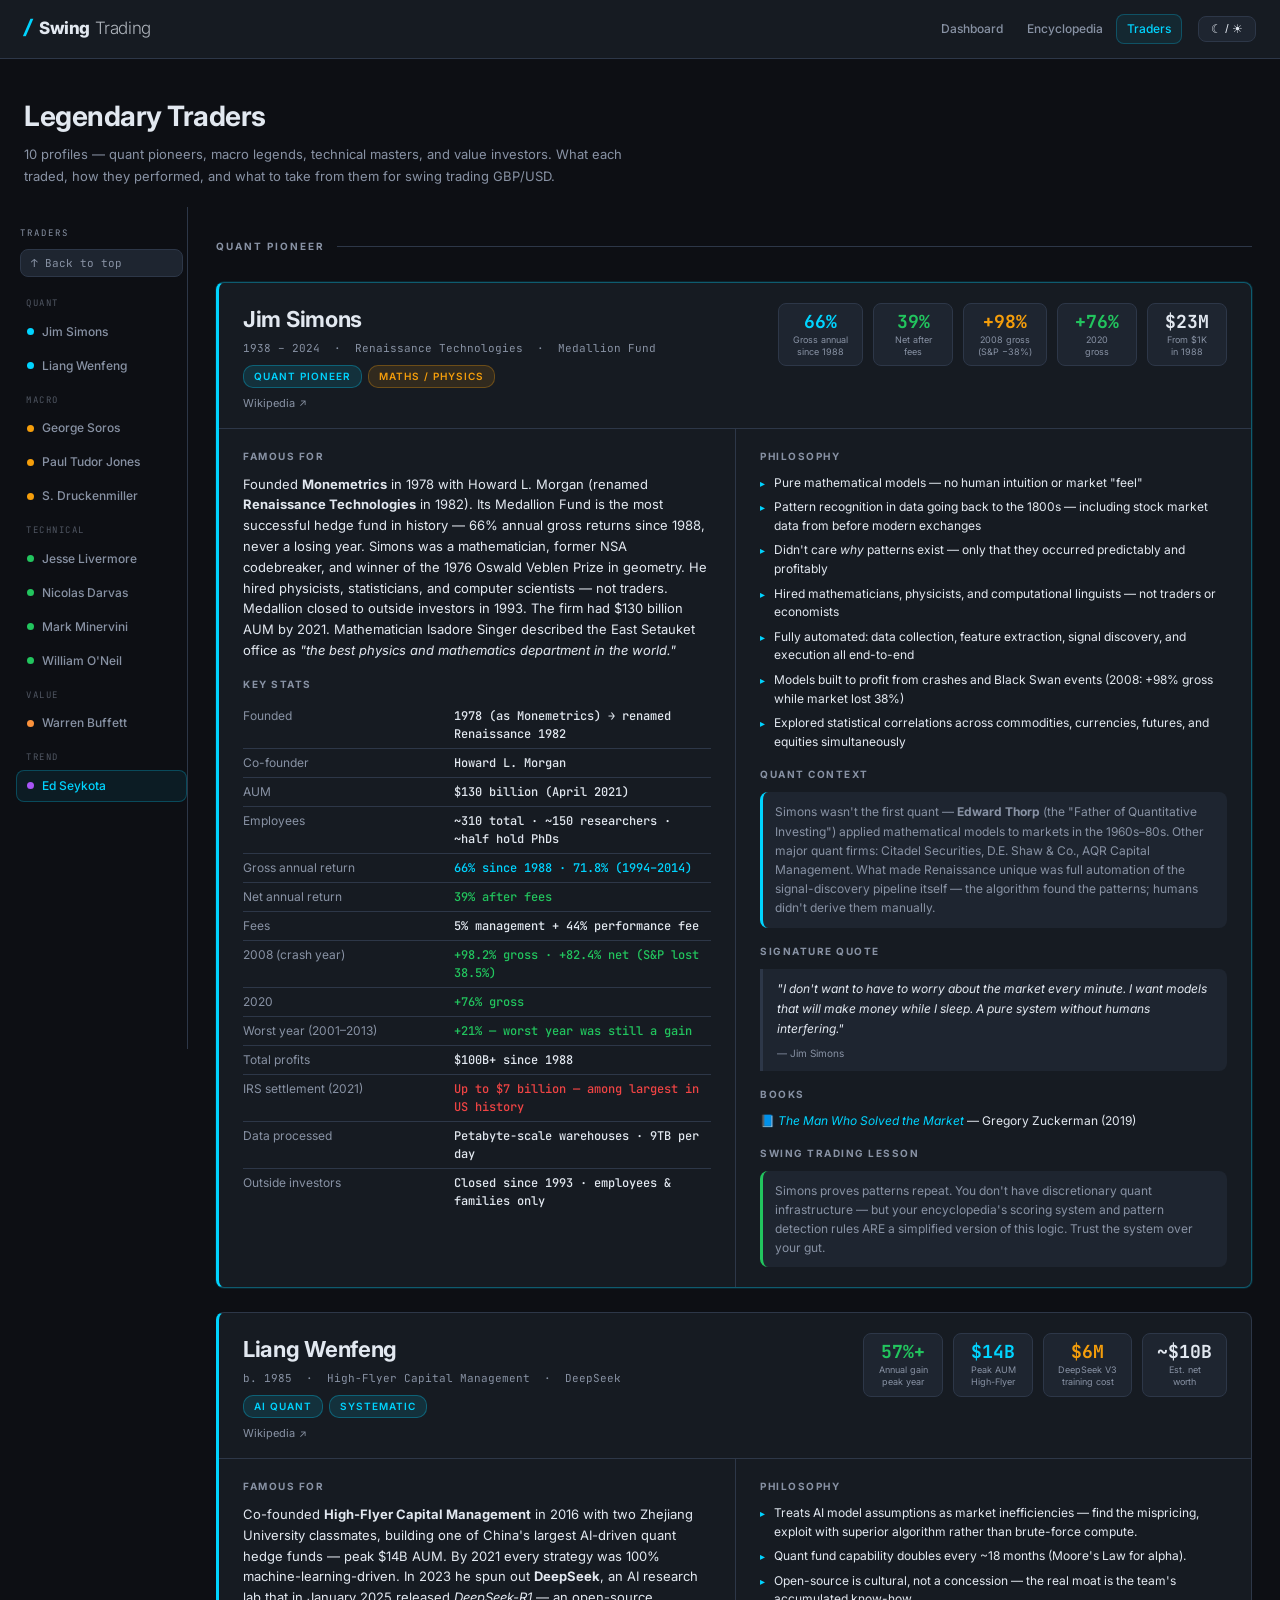
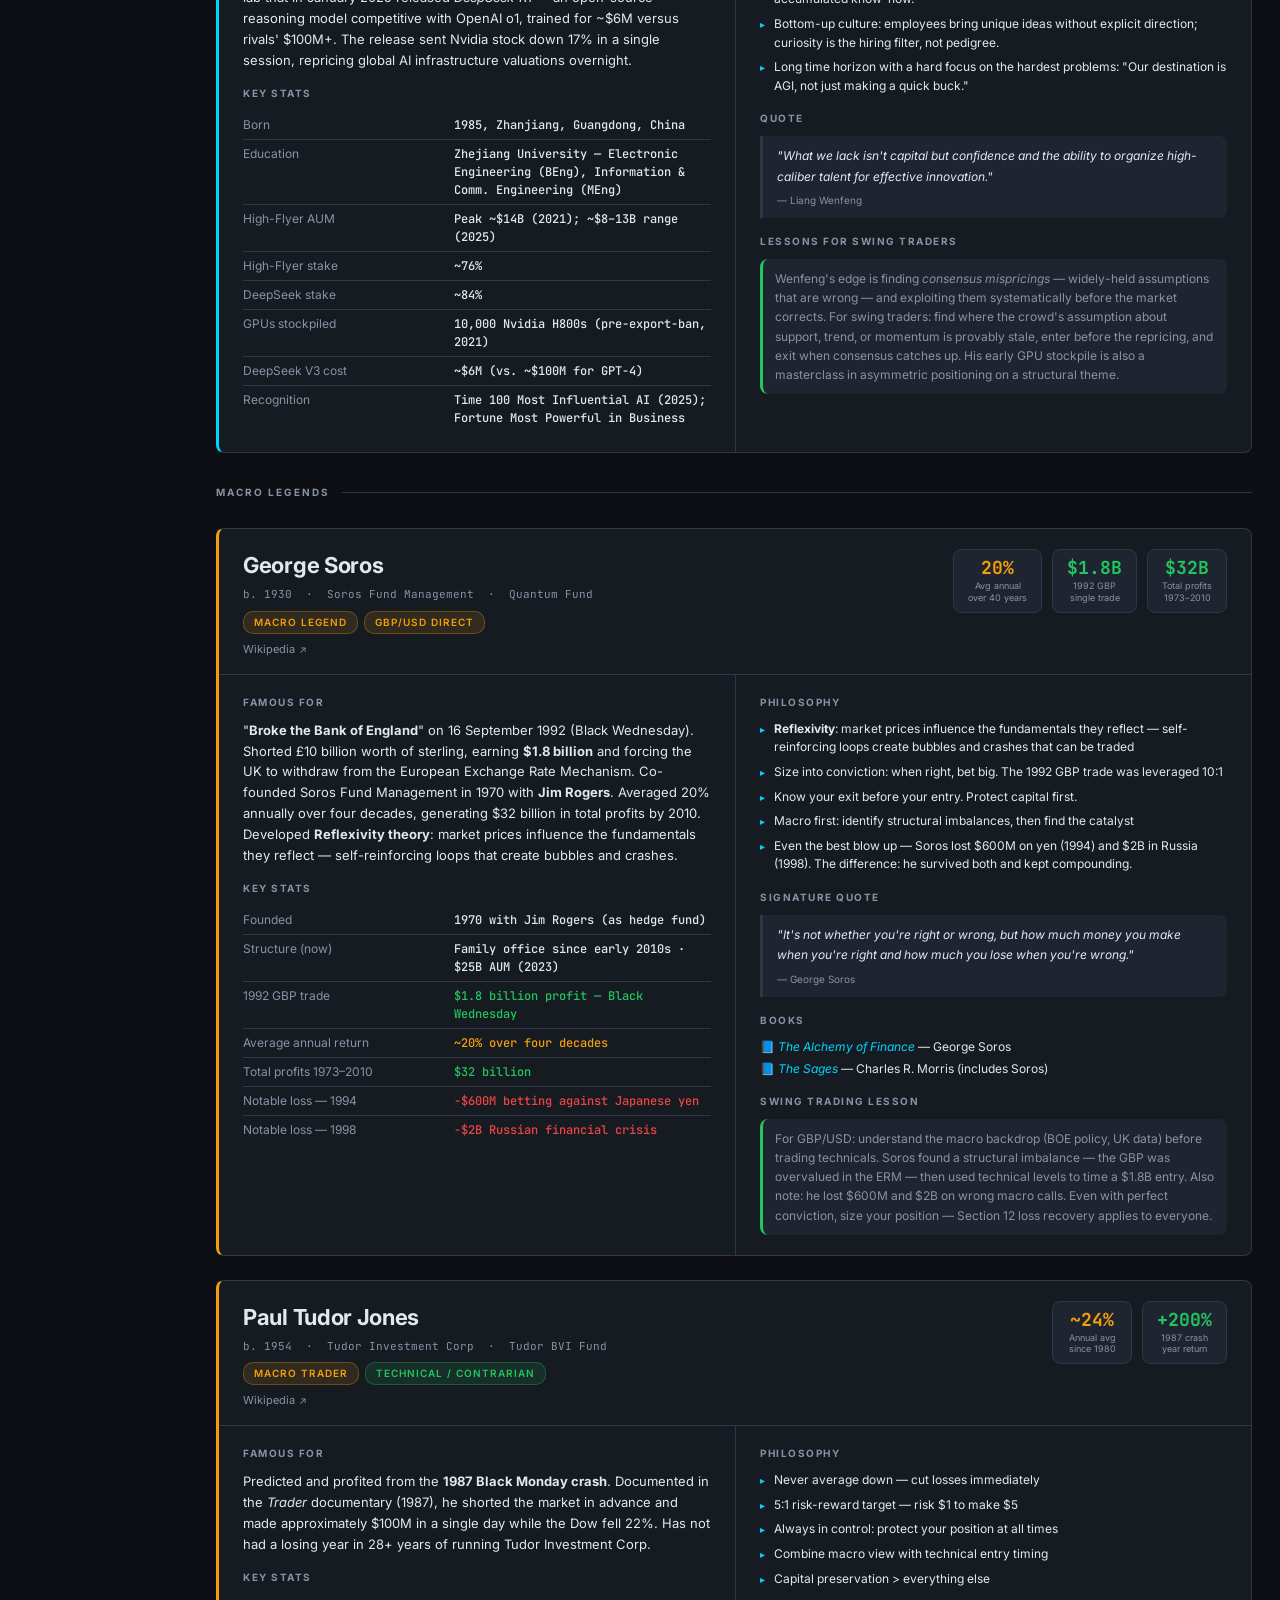
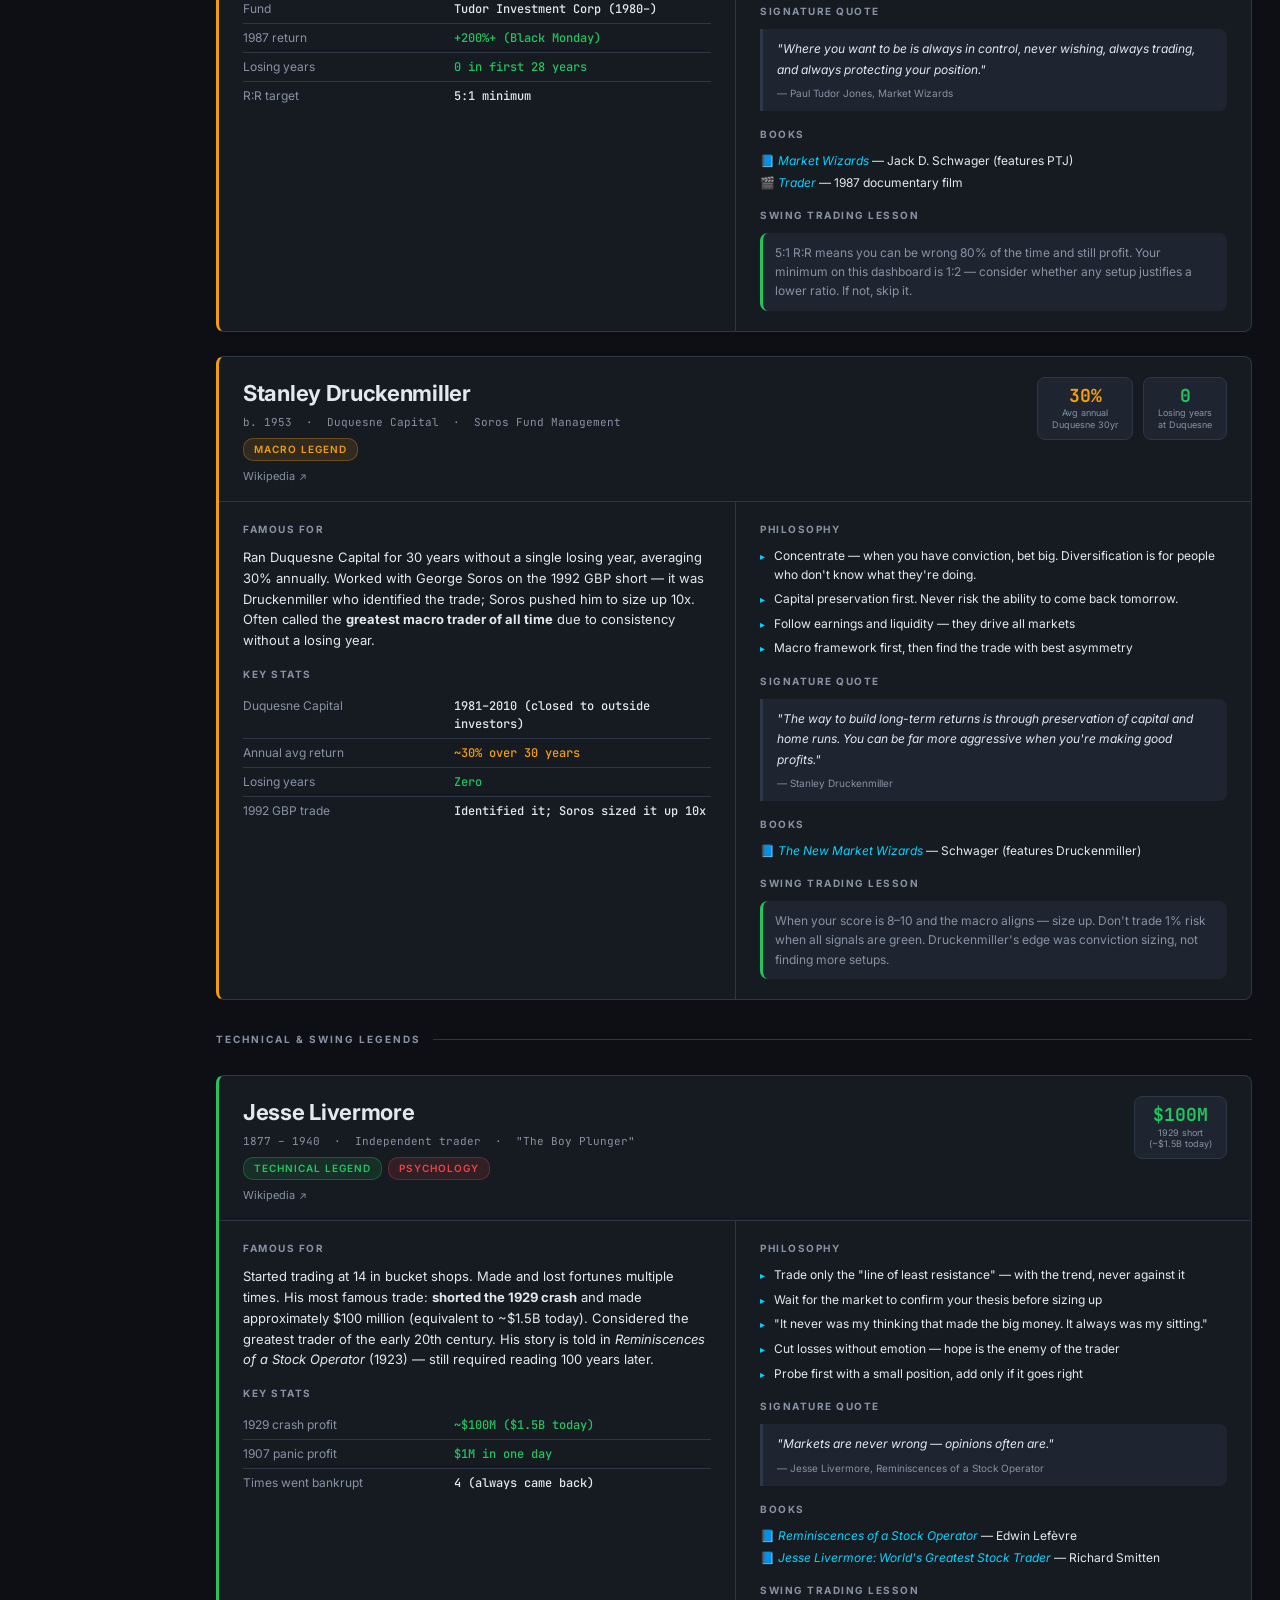
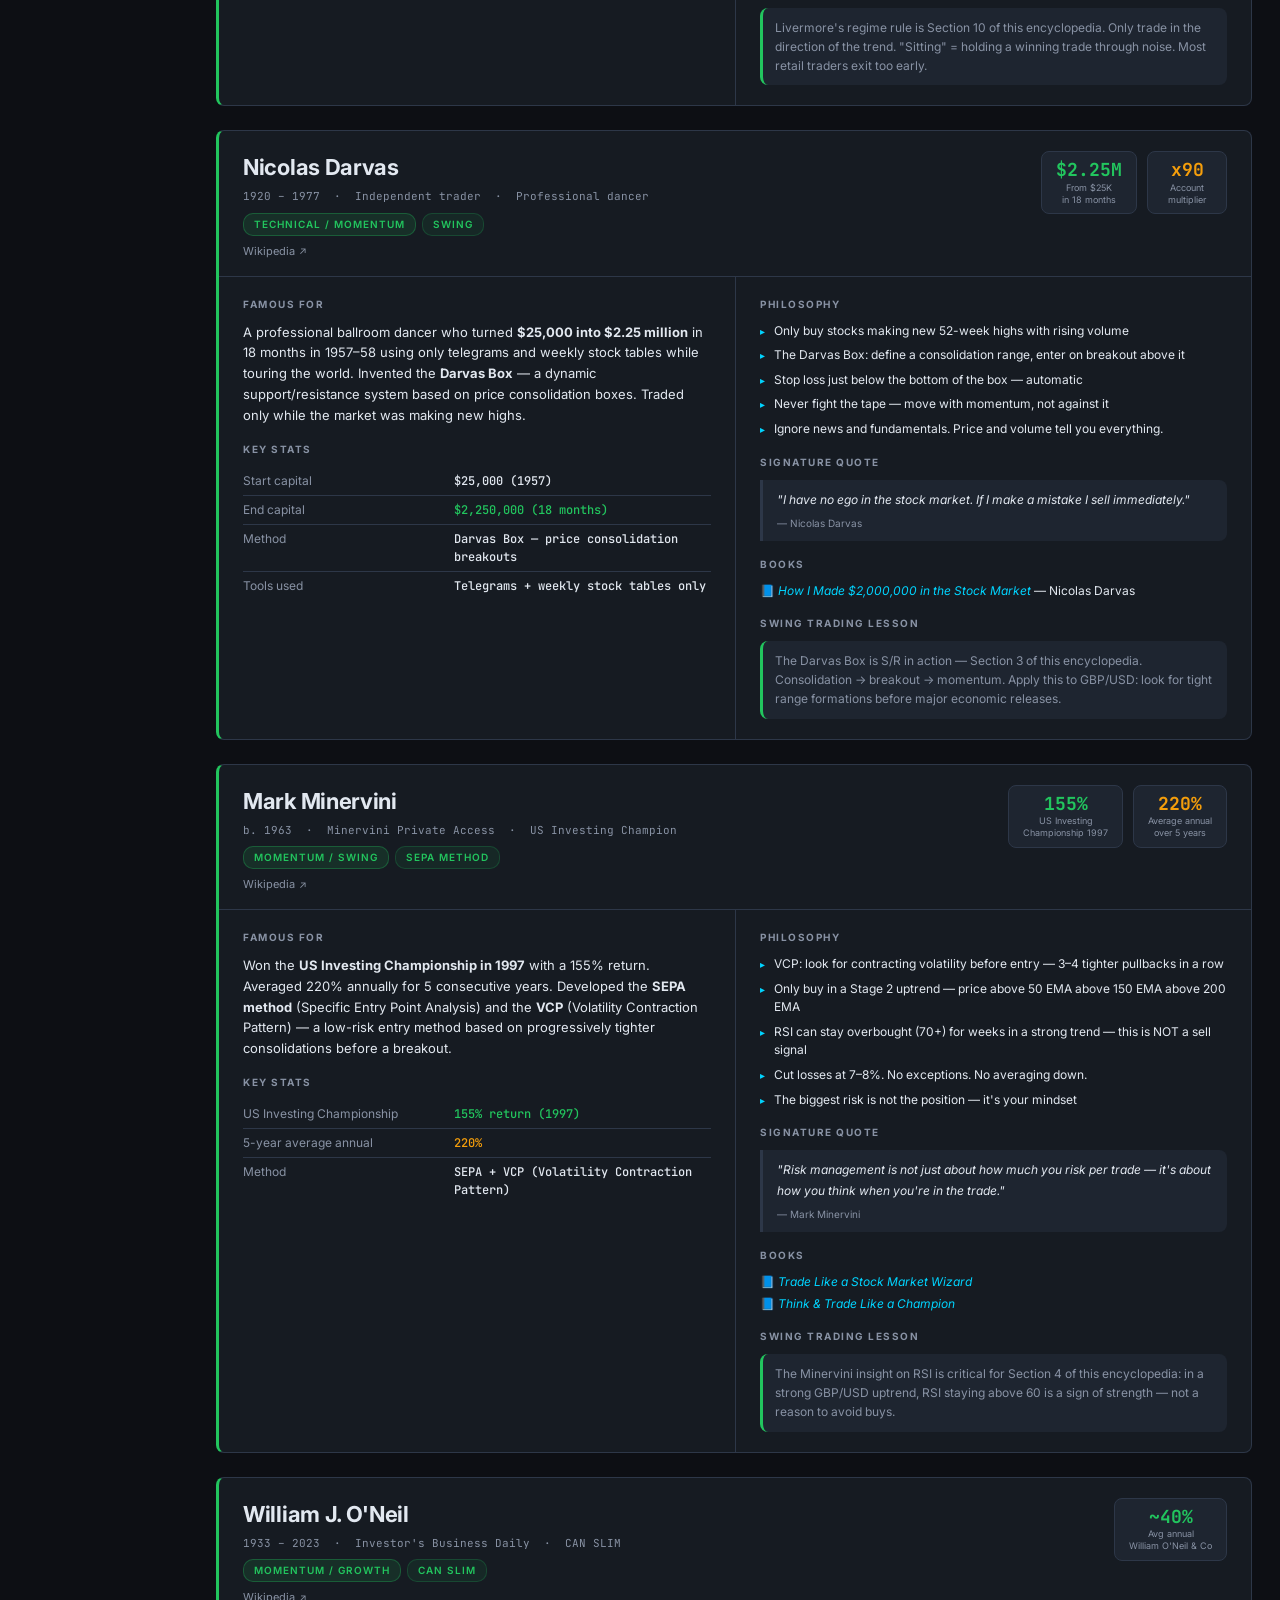
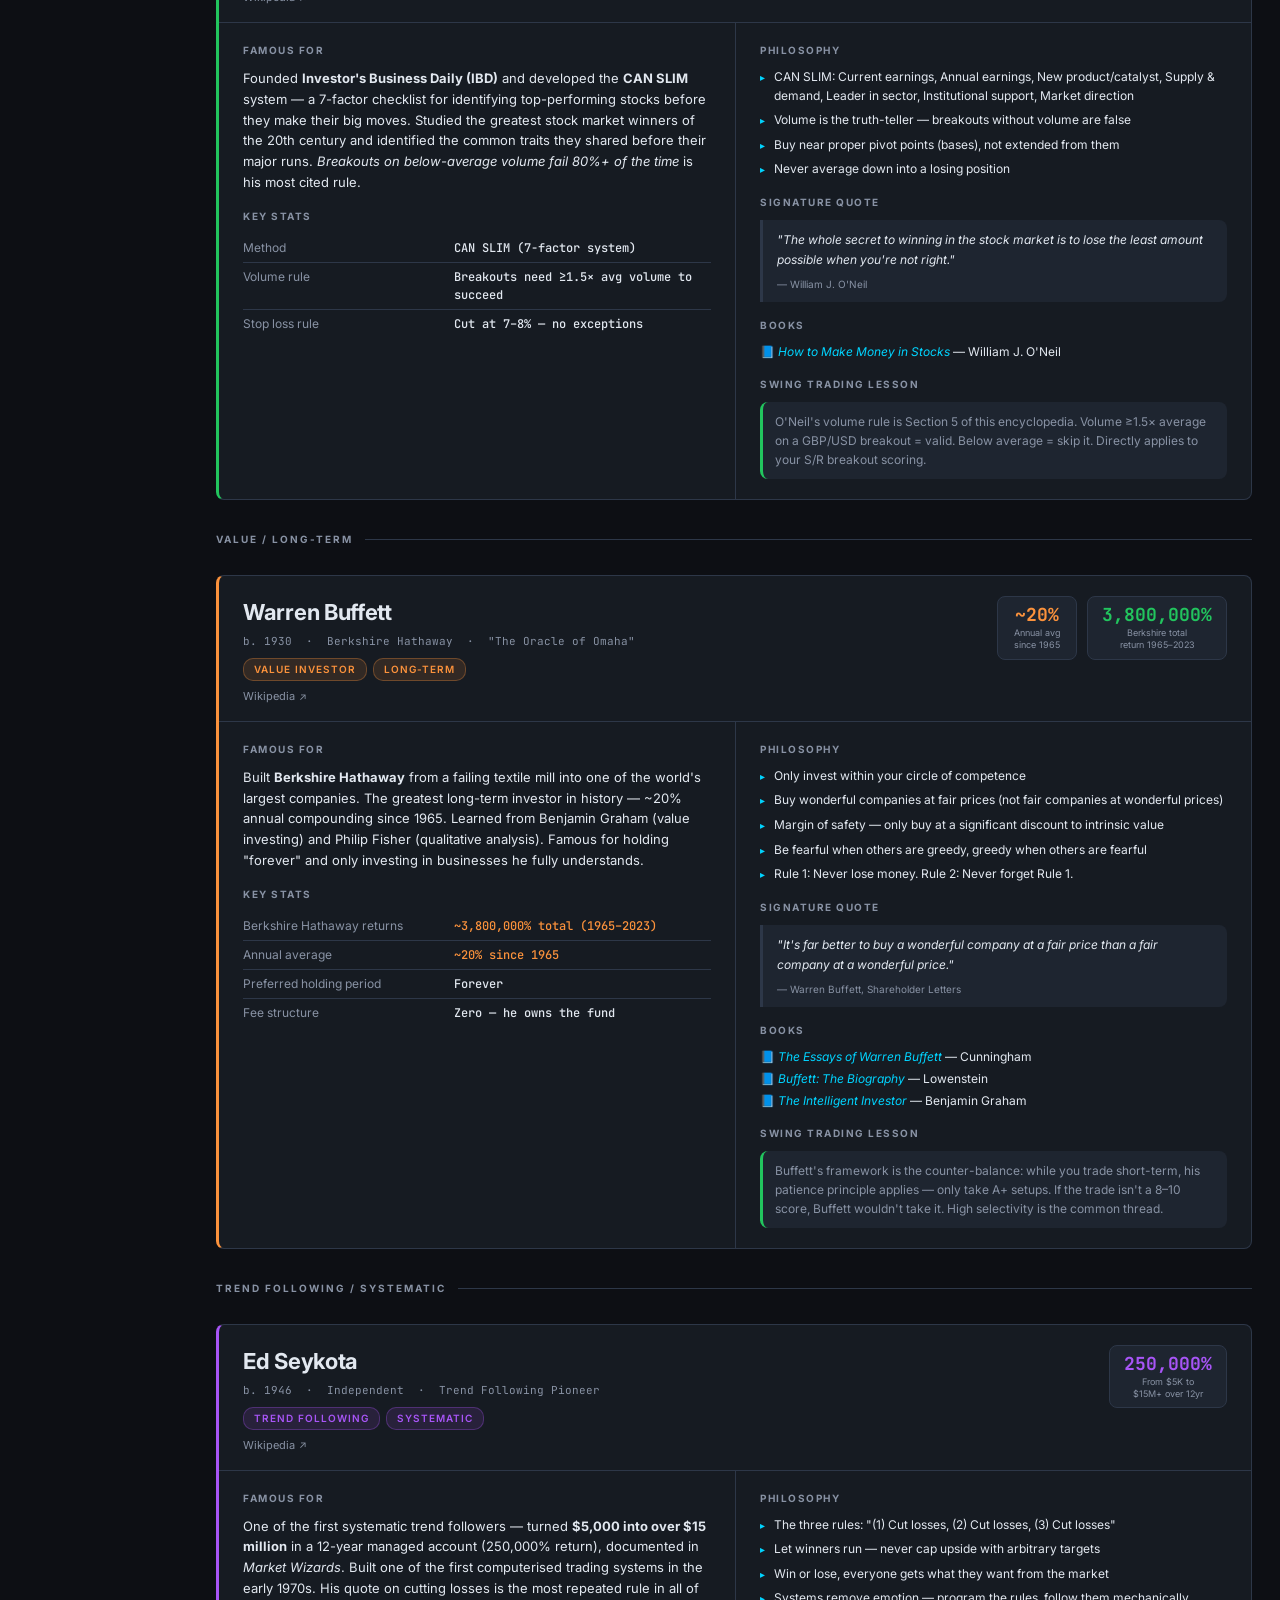
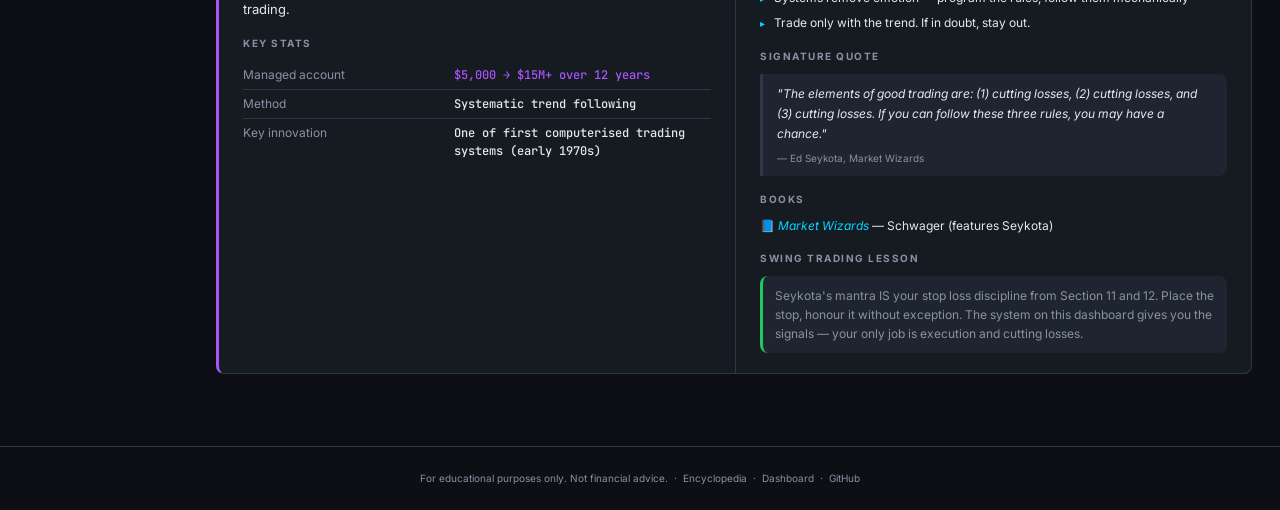
<file: Trading/traders.html>
<!DOCTYPE html>
<html lang="en" data-theme="dark">
<head>
<meta charset="UTF-8">
<meta name="viewport" content="width=device-width, initial-scale=1.0">
<title>Legendary Traders — GBP/USD Swing Trading</title>
<link rel="preconnect" href="https://fonts.googleapis.com">
<link href="https://fonts.googleapis.com/css2?family=Inter:wght@400;500;600;700&family=JetBrains+Mono:wght@400;500&display=swap" rel="stylesheet">
<link rel="stylesheet" href="../styles/site.css">
<script>
  (function(){ var t=localStorage.getItem('theme')||'dark'; document.documentElement.setAttribute('data-theme',t); })();
</script>
<style>
  :root {
    --bg:       #0d0f14;
    --surface:  #161b22;
    --surface2: #1e2530;
    --border:   #2d3748;
    --text:     #e2e8f0;
    --muted:    #8892a4;
    --accent:   #00d4ff;
    --accent2:  #ff4d6d;
    --green:    #22c55e;
    --red:      #ef4444;
    --yellow:   #f59e0b;
    --orange:   #fb923c;
    --purple:   #a855f7;
    --font:     'Inter', sans-serif;
    --mono:     'JetBrains Mono', monospace;
    --radius:   8px;
    --max-w:    1440px;
  }
  html[data-theme="light"] {
    --bg:       #f0f4f8;
    --surface:  #ffffff;
    --surface2: #e8edf4;
    --border:   #cbd5e1;
    --text:     #1a202c;
    --muted:    #64748b;
    --accent:   #2563eb;
  }
  *, *::before, *::after { box-sizing: border-box; margin: 0; padding: 0; }
  html { background: var(--bg); }
  body { font-family: var(--font); background: var(--bg); color: var(--text); font-size: 14px; line-height: 1.5; min-height: 100vh; }
  a { color: var(--accent); text-decoration: none; }
  a:hover { text-decoration: underline; }


  /* ── Page layout ── */
  .page-body { display: flex; max-width: 1440px; margin: 0 auto; }

  /* ── Sidebar ── */
  .sidebar {
    width: 188px;
    flex-shrink: 0;
    position: sticky;
    top: 58px;
    height: calc(100vh - 58px);
    overflow-y: auto;
    padding: 20px 0 24px 16px;
    border-right: 1px solid var(--border);
  }
  .sidebar-label {
    font-family: var(--mono);
    font-size: 9px;
    color: var(--muted);
    letter-spacing: 2px;
    text-transform: uppercase;
    margin-bottom: 8px;
    padding-left: 4px;
  }
  .sidebar-nav { display: flex; flex-direction: column; gap: 2px; }
  .sidebar-category {
    font-family: var(--mono);
    font-size: 9px;
    color: var(--muted);
    letter-spacing: 1.5px;
    text-transform: uppercase;
    padding: 10px 10px 3px;
    opacity: 0.55;
  }
  .nav-pill {
    display: flex;
    align-items: center;
    gap: 8px;
    font-size: 12px;
    font-weight: 500;
    color: var(--muted);
    padding: 6px 10px;
    border-radius: var(--radius);
    border: 1px solid transparent;
    text-decoration: none;
    transition: color .15s, background .15s, border-color .15s;
    white-space: nowrap;
  }
  .nav-pill:hover { color: var(--text); background: var(--surface2); border-color: var(--border); text-decoration: none; }
  .nav-pill.active { color: var(--accent); background: rgba(0,212,255,.07); border-color: rgba(0,212,255,.25); }
  .nav-dot { width: 7px; height: 7px; border-radius: 50%; flex-shrink: 0; }
  .back-top {
    display: flex;
    align-items: center;
    gap: 5px;
    font-size: 11px;
    font-family: var(--mono);
    color: var(--muted);
    padding: 5px 10px;
    margin: 0 4px 10px;
    border-radius: var(--radius);
    border: 1px solid var(--border);
    background: var(--surface2);
    text-decoration: none;
    cursor: pointer;
    transition: color .15s, border-color .15s;
  }
  .back-top:hover { color: var(--accent); border-color: var(--accent); text-decoration: none; }
  .wiki-link {
    display: inline-flex;
    align-items: center;
    gap: 4px;
    font-size: 11px;
    color: var(--muted);
    text-decoration: none;
    margin-top: 7px;
    transition: color .15s;
  }
  .wiki-link:hover { color: var(--accent); text-decoration: none; }
  .wiki-link::after { content: '↗'; font-size: 10px; }

  /* ── Hero ── */
  .hero { max-width: 1440px; margin: 0 auto; padding: 36px 24px 20px; }
  .hero h1 { font-size: 28px; font-weight: 700; letter-spacing: -0.5px; margin-bottom: 6px; }
  .hero p { font-size: 13px; color: var(--muted); line-height: 1.7; max-width: 600px; }

  /* ── Main content ── */
  .container { flex: 1; min-width: 0; padding: 24px 28px 48px; display: flex; flex-direction: column; gap: 24px; }

  /* Trader card */
  .trader-card { background: var(--surface); border: 1px solid var(--border); border-radius: var(--radius); overflow: hidden; scroll-margin-top: 74px; }
  .trader-card.featured { border-color: rgba(0,212,255,.35); box-shadow: 0 0 0 1px rgba(0,212,255,.1); }
  .trader-card.macro   { border-left: 3px solid var(--yellow); }
  .trader-card.quant   { border-left: 3px solid var(--accent); }
  .trader-card.technical { border-left: 3px solid var(--green); }
  .trader-card.value   { border-left: 3px solid var(--orange); }
  .trader-card.trend   { border-left: 3px solid var(--purple); }

  /* Card header */
  .card-head { padding: 20px 24px 16px; border-bottom: 1px solid var(--border); display: flex; align-items: flex-start; justify-content: space-between; gap: 16px; flex-wrap: wrap; }
  .trader-name { font-size: 22px; font-weight: 700; letter-spacing: -0.3px; margin-bottom: 4px; }
  .trader-meta { font-size: 11px; color: var(--muted); margin-bottom: 8px; font-family: var(--mono); }
  .tag-row { display: flex; gap: 6px; flex-wrap: wrap; }
  .tag { display: inline-flex; align-items: center; font-size: 10px; font-weight: 600; letter-spacing: 1px; text-transform: uppercase; padding: 3px 10px; border-radius: 10px; border: 1px solid; }
  .tag-quant    { background: rgba(0,212,255,.12);  color: var(--accent); border-color: rgba(0,212,255,.3); }
  .tag-macro    { background: rgba(245,158,11,.12); color: var(--yellow); border-color: rgba(245,158,11,.3); }
  .tag-tech     { background: rgba(34,197,94,.12);  color: var(--green);  border-color: rgba(34,197,94,.3); }
  .tag-value    { background: rgba(251,146,60,.12); color: var(--orange); border-color: rgba(251,146,60,.3); }
  .tag-trend    { background: rgba(168,85,247,.12); color: var(--purple); border-color: rgba(168,85,247,.3); }
  .tag-psych    { background: rgba(239,68,68,.12);  color: var(--red);    border-color: rgba(239,68,68,.3); }
  .tag-swing    { background: rgba(34,197,94,.08);  color: var(--green);  border-color: rgba(34,197,94,.2); }

  /* Return stats */
  .return-stats { display: flex; gap: 10px; flex-wrap: wrap; }
  .stat-box { text-align: center; background: var(--surface2); border: 1px solid var(--border); border-radius: var(--radius); padding: 8px 14px; min-width: 80px; }
  .stat-num { font-family: var(--mono); font-size: 18px; font-weight: 700; line-height: 1.1; }
  .stat-label { font-size: 9px; color: var(--muted); margin-top: 2px; line-height: 1.3; }

  /* Card body */
  .card-body { display: grid; grid-template-columns: 1fr 1fr; gap: 0; }
  .card-col { padding: 20px 24px; }
  .card-col + .card-col { border-left: 1px solid var(--border); }

  .sub-h { font-size: 10px; font-weight: 700; color: var(--muted); letter-spacing: 1.5px; text-transform: uppercase; margin-bottom: 10px; margin-top: 16px; }
  .sub-h:first-child { margin-top: 0; }

  .famous-for { font-size: 13px; color: var(--text); line-height: 1.6; }

  /* Stats table */
  .stat-table { width: 100%; border-collapse: collapse; font-size: 12px; }
  .stat-table td { padding: 5px 0; border-bottom: 1px solid var(--border); vertical-align: top; }
  .stat-table td:first-child { color: var(--muted); width: 45%; padding-right: 8px; }
  .stat-table td:last-child { font-family: var(--mono); font-weight: 500; }
  .stat-table tr:last-child td { border-bottom: none; }

  /* Philosophy */
  .phil-list { list-style: none; padding: 0; display: flex; flex-direction: column; gap: 6px; }
  .phil-item { font-size: 12px; line-height: 1.55; color: var(--text); padding-left: 14px; position: relative; }
  .phil-item::before { content: '▸'; position: absolute; left: 0; color: var(--accent); font-size: 10px; top: 2px; }

  /* Quote */
  blockquote { border-left: 3px solid var(--border); padding: 10px 14px; margin: 0; background: var(--surface2); border-radius: 0 var(--radius) var(--radius) 0; }
  blockquote p { font-size: 12px; font-style: italic; color: var(--text); line-height: 1.7; }
  blockquote cite { display: block; font-size: 10px; color: var(--muted); margin-top: 6px; font-style: normal; }

  /* Books */
  .book-list { list-style: none; padding: 0; display: flex; flex-direction: column; gap: 4px; }
  .book-item { font-size: 12px; color: var(--text); }
  .book-item em { color: var(--accent); }

  /* Learn note */
  .learn-note { font-size: 12px; color: var(--muted); line-height: 1.6; background: var(--surface2); border-radius: var(--radius); padding: 10px 12px; border-left: 3px solid var(--green); }

  /* Divider */
  .archetype-head { padding: 8px 0 4px; display: flex; align-items: center; gap: 12px; }
  .archetype-label { font-size: 10px; font-weight: 700; letter-spacing: 2px; text-transform: uppercase; color: var(--muted); white-space: nowrap; }
  .archetype-line { flex: 1; height: 1px; background: var(--border); }

  footer { text-align: center; padding: 24px; font-size: 10px; color: var(--muted); border-top: 1px solid var(--border); margin-top: 24px; }

  @media (max-width: 780px) {
    .sidebar { display: none; }
    .page-body { display: block; }
    .container { padding: 16px 12px 48px; }
    .card-body { grid-template-columns: 1fr; }
    .card-col + .card-col { border-left: none; border-top: 1px solid var(--border); }
    .return-stats { justify-content: flex-start; }
    .card-head { flex-direction: column; }
  }
</style>
</head>
<body>

<header>
  <div class="header-inner">
    <div class="header-brand">
      <span class="header-label"><span class="brand-slash">/</span><span class="brand-word"><b>Swing</b> <span>Trading</span></span></span>
    </div>
    <nav class="site-nav">
      <a class="site-nav-link" href="../index.html">Dashboard</a>
      <a class="site-nav-link" href="encyclopedia.html">Encyclopedia</a>
      <a class="site-nav-link active" href="traders.html">Traders</a>
    </nav>
    <div class="header-controls">
      <button class="theme-btn" onclick="toggleTheme()">☾ / ☀</button>
    </div>
  </div>
</header>

<div class="hero">
  <h1>Legendary Traders</h1>
  <p>10 profiles — quant pioneers, macro legends, technical masters, and value investors. What each traded, how they performed, and what to take from them for swing trading GBP/USD.</p>
</div>

<div class="page-body">

<aside class="sidebar">
  <div class="sidebar-label">Traders</div>
  <a class="back-top" href="#" onclick="window.scrollTo({top:0,behavior:'smooth'});return false;">↑ Back to top</a>
  <nav class="sidebar-nav" id="sidebarNav">
    <div class="sidebar-category">Quant</div>
    <a class="nav-pill" href="#simons"><span class="nav-dot" style="background:var(--accent)"></span>Jim Simons</a>
    <a class="nav-pill" href="#wenfeng"><span class="nav-dot" style="background:var(--accent)"></span>Liang Wenfeng</a>
    <div class="sidebar-category">Macro</div>
    <a class="nav-pill" href="#soros"><span class="nav-dot" style="background:var(--yellow)"></span>George Soros</a>
    <a class="nav-pill" href="#tudor"><span class="nav-dot" style="background:var(--yellow)"></span>Paul Tudor Jones</a>
    <a class="nav-pill" href="#druck"><span class="nav-dot" style="background:var(--yellow)"></span>S. Druckenmiller</a>
    <div class="sidebar-category">Technical</div>
    <a class="nav-pill" href="#livermore"><span class="nav-dot" style="background:var(--green)"></span>Jesse Livermore</a>
    <a class="nav-pill" href="#darvas"><span class="nav-dot" style="background:var(--green)"></span>Nicolas Darvas</a>
    <a class="nav-pill" href="#minervini"><span class="nav-dot" style="background:var(--green)"></span>Mark Minervini</a>
    <a class="nav-pill" href="#oneil"><span class="nav-dot" style="background:var(--green)"></span>William O'Neil</a>
    <div class="sidebar-category">Value</div>
    <a class="nav-pill" href="#buffett"><span class="nav-dot" style="background:var(--orange)"></span>Warren Buffett</a>
    <div class="sidebar-category">Trend</div>
    <a class="nav-pill" href="#seykota"><span class="nav-dot" style="background:var(--purple)"></span>Ed Seykota</a>
  </nav>
</aside>

<main class="container">

  <!-- ── QUANT ── -->
  <div class="archetype-head"><span class="archetype-label">Quant Pioneer</span><span class="archetype-line"></span></div>

  <!-- Jim Simons -->
  <div class="trader-card featured quant" id="simons">
    <div class="card-head">
      <div>
        <div class="trader-name">Jim Simons</div>
        <div class="trader-meta">1938 – 2024 &nbsp;·&nbsp; Renaissance Technologies &nbsp;·&nbsp; Medallion Fund</div>
        <div class="tag-row">
          <span class="tag tag-quant">Quant Pioneer</span>
          <span class="tag tag-macro">Maths / Physics</span>
        </div>
        <a class="wiki-link" href="https://en.wikipedia.org/wiki/Jim_Simons" target="_blank" rel="noopener">Wikipedia</a>
      </div>
      <div class="return-stats">
        <div class="stat-box"><div class="stat-num" style="color:var(--accent)">66%</div><div class="stat-label">Gross annual<br>since 1988</div></div>
        <div class="stat-box"><div class="stat-num" style="color:var(--green)">39%</div><div class="stat-label">Net after<br>fees</div></div>
        <div class="stat-box"><div class="stat-num" style="color:var(--yellow)">+98%</div><div class="stat-label">2008 gross<br>(S&P −38%)</div></div>
        <div class="stat-box"><div class="stat-num" style="color:var(--green)">+76%</div><div class="stat-label">2020<br>gross</div></div>
        <div class="stat-box"><div class="stat-num" style="color:var(--text)">$23M</div><div class="stat-label">From $1K<br>in 1988</div></div>
      </div>
    </div>
    <div class="card-body">
      <div class="card-col">
        <div class="sub-h">Famous For</div>
        <div class="famous-for">Founded <strong>Monemetrics</strong> in 1978 with Howard L. Morgan (renamed <strong>Renaissance Technologies</strong> in 1982). Its Medallion Fund is the most successful hedge fund in history — 66% annual gross returns since 1988, never a losing year. Simons was a mathematician, former NSA codebreaker, and winner of the 1976 Oswald Veblen Prize in geometry. He hired physicists, statisticians, and computer scientists — not traders. Medallion closed to outside investors in 1993. The firm had $130 billion AUM by 2021. Mathematician Isadore Singer described the East Setauket office as <em>"the best physics and mathematics department in the world."</em></div>
        <div class="sub-h">Key Stats</div>
        <table class="stat-table">
          <tr><td>Founded</td><td>1978 (as Monemetrics) → renamed Renaissance 1982</td></tr>
          <tr><td>Co-founder</td><td>Howard L. Morgan</td></tr>
          <tr><td>AUM</td><td>$130 billion (April 2021)</td></tr>
          <tr><td>Employees</td><td>~310 total · ~150 researchers · ~half hold PhDs</td></tr>
          <tr><td>Gross annual return</td><td style="color:var(--accent)">66% since 1988 · 71.8% (1994–2014)</td></tr>
          <tr><td>Net annual return</td><td style="color:var(--green)">39% after fees</td></tr>
          <tr><td>Fees</td><td>5% management + 44% performance fee</td></tr>
          <tr><td>2008 (crash year)</td><td style="color:var(--green)">+98.2% gross · +82.4% net (S&amp;P lost 38.5%)</td></tr>
          <tr><td>2020</td><td style="color:var(--green)">+76% gross</td></tr>
          <tr><td>Worst year (2001–2013)</td><td style="color:var(--green)">+21% — worst year was still a gain</td></tr>
          <tr><td>Total profits</td><td>$100B+ since 1988</td></tr>
          <tr><td>IRS settlement (2021)</td><td style="color:var(--red)">Up to $7 billion — among largest in US history</td></tr>
          <tr><td>Data processed</td><td>Petabyte-scale warehouses · 9TB per day</td></tr>
          <tr><td>Outside investors</td><td>Closed since 1993 · employees &amp; families only</td></tr>
        </table>
      </div>
      <div class="card-col">
        <div class="sub-h">Philosophy</div>
        <ul class="phil-list">
          <li class="phil-item">Pure mathematical models — no human intuition or market "feel"</li>
          <li class="phil-item">Pattern recognition in data going back to the 1800s — including stock market data from before modern exchanges</li>
          <li class="phil-item">Didn't care <em>why</em> patterns exist — only that they occurred predictably and profitably</li>
          <li class="phil-item">Hired mathematicians, physicists, and computational linguists — not traders or economists</li>
          <li class="phil-item">Fully automated: data collection, feature extraction, signal discovery, and execution all end-to-end</li>
          <li class="phil-item">Models built to profit from crashes and Black Swan events (2008: +98% gross while market lost 38%)</li>
          <li class="phil-item">Explored statistical correlations across commodities, currencies, futures, and equities simultaneously</li>
        </ul>
        <div class="sub-h">Quant Context</div>
        <div class="learn-note" style="border-left-color:var(--accent);margin-bottom:0">Simons wasn't the first quant — <strong>Edward Thorp</strong> (the "Father of Quantitative Investing") applied mathematical models to markets in the 1960s–80s. Other major quant firms: Citadel Securities, D.E. Shaw &amp; Co., AQR Capital Management. What made Renaissance unique was full automation of the signal-discovery pipeline itself — the algorithm found the patterns; humans didn't derive them manually.</div>
        <div class="sub-h">Signature Quote</div>
        <blockquote>
          <p>"I don't want to have to worry about the market every minute. I want models that will make money while I sleep. A pure system without humans interfering."</p>
          <cite>— Jim Simons</cite>
        </blockquote>
        <div class="sub-h">Books</div>
        <ul class="book-list">
          <li class="book-item">📘 <em>The Man Who Solved the Market</em> — Gregory Zuckerman (2019)</li>
        </ul>
        <div class="sub-h">Swing Trading Lesson</div>
        <div class="learn-note">Simons proves patterns repeat. You don't have discretionary quant infrastructure — but your encyclopedia's scoring system and pattern detection rules ARE a simplified version of this logic. Trust the system over your gut.</div>
      </div>
    </div>
  </div>

  <!-- Liang Wenfeng -->
  <div class="trader-card quant" id="wenfeng">
    <div class="card-head">
      <div>
        <div class="trader-name">Liang Wenfeng</div>
        <div class="trader-meta">b. 1985 &nbsp;·&nbsp; High-Flyer Capital Management &nbsp;·&nbsp; DeepSeek</div>
        <div class="tag-row">
          <span class="tag tag-quant">AI Quant</span>
          <span class="tag tag-quant">Systematic</span>
        </div>
        <a class="wiki-link" href="https://en.wikipedia.org/wiki/Liang_Wenfeng" target="_blank" rel="noopener">Wikipedia</a>
      </div>
      <div class="return-stats">
        <div class="stat-box"><div class="stat-num" style="color:var(--green)">57%+</div><div class="stat-label">Annual gain<br>peak year</div></div>
        <div class="stat-box"><div class="stat-num" style="color:var(--accent)">$14B</div><div class="stat-label">Peak AUM<br>High-Flyer</div></div>
        <div class="stat-box"><div class="stat-num" style="color:var(--yellow)">$6M</div><div class="stat-label">DeepSeek V3<br>training cost</div></div>
        <div class="stat-box"><div class="stat-num" style="color:var(--text)">~$10B</div><div class="stat-label">Est. net<br>worth</div></div>
      </div>
    </div>
    <div class="card-body">
      <div class="card-col">
        <div class="sub-h">Famous For</div>
        <div class="famous-for">Co-founded <strong>High-Flyer Capital Management</strong> in 2016 with two Zhejiang University classmates, building one of China's largest AI-driven quant hedge funds — peak $14B AUM. By 2021 every strategy was 100% machine-learning-driven. In 2023 he spun out <strong>DeepSeek</strong>, an AI research lab that in January 2025 released <em>DeepSeek-R1</em> — an open-source reasoning model competitive with OpenAI o1, trained for ~$6M versus rivals' $100M+. The release sent Nvidia stock down 17% in a single session, repricing global AI infrastructure valuations overnight.</div>
        <div class="sub-h">Key Stats</div>
        <table class="stat-table">
          <tr><td>Born</td><td>1985, Zhanjiang, Guangdong, China</td></tr>
          <tr><td>Education</td><td>Zhejiang University — Electronic Engineering (BEng), Information & Comm. Engineering (MEng)</td></tr>
          <tr><td>High-Flyer AUM</td><td>Peak ~$14B (2021); ~$8–13B range (2025)</td></tr>
          <tr><td>High-Flyer stake</td><td>~76%</td></tr>
          <tr><td>DeepSeek stake</td><td>~84%</td></tr>
          <tr><td>GPUs stockpiled</td><td>10,000 Nvidia H800s (pre-export-ban, 2021)</td></tr>
          <tr><td>DeepSeek V3 cost</td><td>~$6M (vs. ~$100M for GPT-4)</td></tr>
          <tr><td>Recognition</td><td>Time 100 Most Influential AI (2025); Fortune Most Powerful in Business</td></tr>
        </table>
      </div>
      <div class="card-col">
        <div class="sub-h">Philosophy</div>
        <ul class="phil-list">
          <li class="phil-item">Treats AI model assumptions as market inefficiencies — find the mispricing, exploit with superior algorithm rather than brute-force compute.</li>
          <li class="phil-item">Quant fund capability doubles every ~18 months (Moore's Law for alpha).</li>
          <li class="phil-item">Open-source is cultural, not a concession — the real moat is the team's accumulated know-how.</li>
          <li class="phil-item">Bottom-up culture: employees bring unique ideas without explicit direction; curiosity is the hiring filter, not pedigree.</li>
          <li class="phil-item">Long time horizon with a hard focus on the hardest problems: "Our destination is AGI, not just making a quick buck."</li>
        </ul>
        <div class="sub-h">Quote</div>
        <blockquote>
          <p>"What we lack isn't capital but confidence and the ability to organize high-caliber talent for effective innovation."</p>
          <cite>— Liang Wenfeng</cite>
        </blockquote>
        <div class="sub-h">Lessons for Swing Traders</div>
        <div class="learn-note">Wenfeng's edge is finding <em>consensus mispricings</em> — widely-held assumptions that are wrong — and exploiting them systematically before the market corrects. For swing traders: find where the crowd's assumption about support, trend, or momentum is provably stale, enter before the repricing, and exit when consensus catches up. His early GPU stockpile is also a masterclass in asymmetric positioning on a structural theme.</div>
      </div>
    </div>
  </div>

  <!-- ── MACRO ── -->
  <div class="archetype-head"><span class="archetype-label">Macro Legends</span><span class="archetype-line"></span></div>

  <!-- George Soros -->
  <div class="trader-card macro" id="soros">
    <div class="card-head">
      <div>
        <div class="trader-name">George Soros</div>
        <div class="trader-meta">b. 1930 &nbsp;·&nbsp; Soros Fund Management &nbsp;·&nbsp; Quantum Fund</div>
        <div class="tag-row">
          <span class="tag tag-macro">Macro Legend</span>
          <span class="tag tag-macro">GBP/USD Direct</span>
        </div>
        <a class="wiki-link" href="https://en.wikipedia.org/wiki/George_Soros" target="_blank" rel="noopener">Wikipedia</a>
      </div>
      <div class="return-stats">
        <div class="stat-box"><div class="stat-num" style="color:var(--yellow)">20%</div><div class="stat-label">Avg annual<br>over 40 years</div></div>
        <div class="stat-box"><div class="stat-num" style="color:var(--green)">$1.8B</div><div class="stat-label">1992 GBP<br>single trade</div></div>
        <div class="stat-box"><div class="stat-num" style="color:var(--green)">$32B</div><div class="stat-label">Total profits<br>1973–2010</div></div>
      </div>
    </div>
    <div class="card-body">
      <div class="card-col">
        <div class="sub-h">Famous For</div>
        <div class="famous-for">"<strong>Broke the Bank of England</strong>" on 16 September 1992 (Black Wednesday). Shorted £10 billion worth of sterling, earning <strong>$1.8 billion</strong> and forcing the UK to withdraw from the European Exchange Rate Mechanism. Co-founded Soros Fund Management in 1970 with <strong>Jim Rogers</strong>. Averaged 20% annually over four decades, generating $32 billion in total profits by 2010. Developed <strong>Reflexivity theory</strong>: market prices influence the fundamentals they reflect — self-reinforcing loops that create bubbles and crashes.</div>
        <div class="sub-h">Key Stats</div>
        <table class="stat-table">
          <tr><td>Founded</td><td>1970 with Jim Rogers (as hedge fund)</td></tr>
          <tr><td>Structure (now)</td><td>Family office since early 2010s · $25B AUM (2023)</td></tr>
          <tr><td>1992 GBP trade</td><td style="color:var(--green)">$1.8 billion profit — Black Wednesday</td></tr>
          <tr><td>Average annual return</td><td style="color:var(--yellow)">~20% over four decades</td></tr>
          <tr><td>Total profits 1973–2010</td><td style="color:var(--green)">$32 billion</td></tr>
          <tr><td>Notable loss — 1994</td><td style="color:var(--red)">−$600M betting against Japanese yen</td></tr>
          <tr><td>Notable loss — 1998</td><td style="color:var(--red)">−$2B Russian financial crisis</td></tr>
        </table>
      </div>
      <div class="card-col">
        <div class="sub-h">Philosophy</div>
        <ul class="phil-list">
          <li class="phil-item"><strong>Reflexivity</strong>: market prices influence the fundamentals they reflect — self-reinforcing loops create bubbles and crashes that can be traded</li>
          <li class="phil-item">Size into conviction: when right, bet big. The 1992 GBP trade was leveraged 10:1</li>
          <li class="phil-item">Know your exit before your entry. Protect capital first.</li>
          <li class="phil-item">Macro first: identify structural imbalances, then find the catalyst</li>
          <li class="phil-item">Even the best blow up — Soros lost $600M on yen (1994) and $2B in Russia (1998). The difference: he survived both and kept compounding.</li>
        </ul>
        <div class="sub-h">Signature Quote</div>
        <blockquote>
          <p>"It's not whether you're right or wrong, but how much money you make when you're right and how much you lose when you're wrong."</p>
          <cite>— George Soros</cite>
        </blockquote>
        <div class="sub-h">Books</div>
        <ul class="book-list"><li class="book-item">📘 <em>The Alchemy of Finance</em> — George Soros</li><li class="book-item">📘 <em>The Sages</em> — Charles R. Morris (includes Soros)</li></ul>
        <div class="sub-h">Swing Trading Lesson</div>
        <div class="learn-note">For GBP/USD: understand the macro backdrop (BOE policy, UK data) before trading technicals. Soros found a structural imbalance — the GBP was overvalued in the ERM — then used technical levels to time a $1.8B entry. Also note: he lost $600M and $2B on wrong macro calls. Even with perfect conviction, size your position — Section 12 loss recovery applies to everyone.</div>
      </div>
    </div>
  </div>

  <!-- Paul Tudor Jones -->
  <div class="trader-card macro" id="tudor">
    <div class="card-head">
      <div>
        <div class="trader-name">Paul Tudor Jones</div>
        <div class="trader-meta">b. 1954 &nbsp;·&nbsp; Tudor Investment Corp &nbsp;·&nbsp; Tudor BVI Fund</div>
        <div class="tag-row">
          <span class="tag tag-macro">Macro Trader</span>
          <span class="tag tag-tech">Technical / Contrarian</span>
        </div>
        <a class="wiki-link" href="https://en.wikipedia.org/wiki/Paul_Tudor_Jones" target="_blank" rel="noopener">Wikipedia</a>
      </div>
      <div class="return-stats">
        <div class="stat-box"><div class="stat-num" style="color:var(--yellow)">~24%</div><div class="stat-label">Annual avg<br>since 1980</div></div>
        <div class="stat-box"><div class="stat-num" style="color:var(--green)">+200%</div><div class="stat-label">1987 crash<br>year return</div></div>
      </div>
    </div>
    <div class="card-body">
      <div class="card-col">
        <div class="sub-h">Famous For</div>
        <div class="famous-for">Predicted and profited from the <strong>1987 Black Monday crash</strong>. Documented in the <em>Trader</em> documentary (1987), he shorted the market in advance and made approximately $100M in a single day while the Dow fell 22%. Has not had a losing year in 28+ years of running Tudor Investment Corp.</div>
        <div class="sub-h">Key Stats</div>
        <table class="stat-table">
          <tr><td>Fund</td><td>Tudor Investment Corp (1980–)</td></tr>
          <tr><td>1987 return</td><td style="color:var(--green)">+200%+ (Black Monday)</td></tr>
          <tr><td>Losing years</td><td style="color:var(--green)">0 in first 28 years</td></tr>
          <tr><td>R:R target</td><td>5:1 minimum</td></tr>
        </table>
      </div>
      <div class="card-col">
        <div class="sub-h">Philosophy</div>
        <ul class="phil-list">
          <li class="phil-item">Never average down — cut losses immediately</li>
          <li class="phil-item">5:1 risk-reward target — risk $1 to make $5</li>
          <li class="phil-item">Always in control: protect your position at all times</li>
          <li class="phil-item">Combine macro view with technical entry timing</li>
          <li class="phil-item">Capital preservation > everything else</li>
        </ul>
        <div class="sub-h">Signature Quote</div>
        <blockquote>
          <p>"Where you want to be is always in control, never wishing, always trading, and always protecting your position."</p>
          <cite>— Paul Tudor Jones, Market Wizards</cite>
        </blockquote>
        <div class="sub-h">Books</div>
        <ul class="book-list"><li class="book-item">📘 <em>Market Wizards</em> — Jack D. Schwager (features PTJ)</li><li class="book-item">🎬 <em>Trader</em> — 1987 documentary film</li></ul>
        <div class="sub-h">Swing Trading Lesson</div>
        <div class="learn-note">5:1 R:R means you can be wrong 80% of the time and still profit. Your minimum on this dashboard is 1:2 — consider whether any setup justifies a lower ratio. If not, skip it.</div>
      </div>
    </div>
  </div>

  <!-- Stanley Druckenmiller -->
  <div class="trader-card macro" id="druck">
    <div class="card-head">
      <div>
        <div class="trader-name">Stanley Druckenmiller</div>
        <div class="trader-meta">b. 1953 &nbsp;·&nbsp; Duquesne Capital &nbsp;·&nbsp; Soros Fund Management</div>
        <div class="tag-row">
          <span class="tag tag-macro">Macro Legend</span>
        </div>
        <a class="wiki-link" href="https://en.wikipedia.org/wiki/Stanley_Druckenmiller" target="_blank" rel="noopener">Wikipedia</a>
      </div>
      <div class="return-stats">
        <div class="stat-box"><div class="stat-num" style="color:var(--yellow)">30%</div><div class="stat-label">Avg annual<br>Duquesne 30yr</div></div>
        <div class="stat-box"><div class="stat-num" style="color:var(--green)">0</div><div class="stat-label">Losing years<br>at Duquesne</div></div>
      </div>
    </div>
    <div class="card-body">
      <div class="card-col">
        <div class="sub-h">Famous For</div>
        <div class="famous-for">Ran Duquesne Capital for 30 years without a single losing year, averaging 30% annually. Worked with George Soros on the 1992 GBP short — it was Druckenmiller who identified the trade; Soros pushed him to size up 10x. Often called the <strong>greatest macro trader of all time</strong> due to consistency without a losing year.</div>
        <div class="sub-h">Key Stats</div>
        <table class="stat-table">
          <tr><td>Duquesne Capital</td><td>1981–2010 (closed to outside investors)</td></tr>
          <tr><td>Annual avg return</td><td style="color:var(--yellow)">~30% over 30 years</td></tr>
          <tr><td>Losing years</td><td style="color:var(--green)">Zero</td></tr>
          <tr><td>1992 GBP trade</td><td>Identified it; Soros sized it up 10x</td></tr>
        </table>
      </div>
      <div class="card-col">
        <div class="sub-h">Philosophy</div>
        <ul class="phil-list">
          <li class="phil-item">Concentrate — when you have conviction, bet big. Diversification is for people who don't know what they're doing.</li>
          <li class="phil-item">Capital preservation first. Never risk the ability to come back tomorrow.</li>
          <li class="phil-item">Follow earnings and liquidity — they drive all markets</li>
          <li class="phil-item">Macro framework first, then find the trade with best asymmetry</li>
        </ul>
        <div class="sub-h">Signature Quote</div>
        <blockquote>
          <p>"The way to build long-term returns is through preservation of capital and home runs. You can be far more aggressive when you're making good profits."</p>
          <cite>— Stanley Druckenmiller</cite>
        </blockquote>
        <div class="sub-h">Books</div>
        <ul class="book-list"><li class="book-item">📘 <em>The New Market Wizards</em> — Schwager (features Druckenmiller)</li></ul>
        <div class="sub-h">Swing Trading Lesson</div>
        <div class="learn-note">When your score is 8–10 and the macro aligns — size up. Don't trade 1% risk when all signals are green. Druckenmiller's edge was conviction sizing, not finding more setups.</div>
      </div>
    </div>
  </div>

  <!-- ── TECHNICAL / SWING ── -->
  <div class="archetype-head"><span class="archetype-label">Technical &amp; Swing Legends</span><span class="archetype-line"></span></div>

  <!-- Jesse Livermore -->
  <div class="trader-card technical" id="livermore">
    <div class="card-head">
      <div>
        <div class="trader-name">Jesse Livermore</div>
        <div class="trader-meta">1877 – 1940 &nbsp;·&nbsp; Independent trader &nbsp;·&nbsp; "The Boy Plunger"</div>
        <div class="tag-row">
          <span class="tag tag-tech">Technical Legend</span>
          <span class="tag tag-psych">Psychology</span>
        </div>
        <a class="wiki-link" href="https://en.wikipedia.org/wiki/Jesse_Livermore" target="_blank" rel="noopener">Wikipedia</a>
      </div>
      <div class="return-stats">
        <div class="stat-box"><div class="stat-num" style="color:var(--green)">$100M</div><div class="stat-label">1929 short<br>(~$1.5B today)</div></div>
      </div>
    </div>
    <div class="card-body">
      <div class="card-col">
        <div class="sub-h">Famous For</div>
        <div class="famous-for">Started trading at 14 in bucket shops. Made and lost fortunes multiple times. His most famous trade: <strong>shorted the 1929 crash</strong> and made approximately $100 million (equivalent to ~$1.5B today). Considered the greatest trader of the early 20th century. His story is told in <em>Reminiscences of a Stock Operator</em> (1923) — still required reading 100 years later.</div>
        <div class="sub-h">Key Stats</div>
        <table class="stat-table">
          <tr><td>1929 crash profit</td><td style="color:var(--green)">~$100M ($1.5B today)</td></tr>
          <tr><td>1907 panic profit</td><td style="color:var(--green)">$1M in one day</td></tr>
          <tr><td>Times went bankrupt</td><td>4 (always came back)</td></tr>
        </table>
      </div>
      <div class="card-col">
        <div class="sub-h">Philosophy</div>
        <ul class="phil-list">
          <li class="phil-item">Trade only the "line of least resistance" — with the trend, never against it</li>
          <li class="phil-item">Wait for the market to confirm your thesis before sizing up</li>
          <li class="phil-item">"It never was my thinking that made the big money. It always was my sitting."</li>
          <li class="phil-item">Cut losses without emotion — hope is the enemy of the trader</li>
          <li class="phil-item">Probe first with a small position, add only if it goes right</li>
        </ul>
        <div class="sub-h">Signature Quote</div>
        <blockquote>
          <p>"Markets are never wrong — opinions often are."</p>
          <cite>— Jesse Livermore, Reminiscences of a Stock Operator</cite>
        </blockquote>
        <div class="sub-h">Books</div>
        <ul class="book-list"><li class="book-item">📘 <em>Reminiscences of a Stock Operator</em> — Edwin Lefèvre</li><li class="book-item">📘 <em>Jesse Livermore: World's Greatest Stock Trader</em> — Richard Smitten</li></ul>
        <div class="sub-h">Swing Trading Lesson</div>
        <div class="learn-note">Livermore's regime rule is Section 10 of this encyclopedia. Only trade in the direction of the trend. "Sitting" = holding a winning trade through noise. Most retail traders exit too early.</div>
      </div>
    </div>
  </div>

  <!-- Nicolas Darvas -->
  <div class="trader-card technical" id="darvas">
    <div class="card-head">
      <div>
        <div class="trader-name">Nicolas Darvas</div>
        <div class="trader-meta">1920 – 1977 &nbsp;·&nbsp; Independent trader &nbsp;·&nbsp; Professional dancer</div>
        <div class="tag-row">
          <span class="tag tag-tech">Technical / Momentum</span>
          <span class="tag tag-swing">Swing</span>
        </div>
        <a class="wiki-link" href="https://en.wikipedia.org/wiki/Nicolas_Darvas" target="_blank" rel="noopener">Wikipedia</a>
      </div>
      <div class="return-stats">
        <div class="stat-box"><div class="stat-num" style="color:var(--green)">$2.25M</div><div class="stat-label">From $25K<br>in 18 months</div></div>
        <div class="stat-box"><div class="stat-num" style="color:var(--yellow)">x90</div><div class="stat-label">Account<br>multiplier</div></div>
      </div>
    </div>
    <div class="card-body">
      <div class="card-col">
        <div class="sub-h">Famous For</div>
        <div class="famous-for">A professional ballroom dancer who turned <strong>$25,000 into $2.25 million</strong> in 18 months in 1957–58 using only telegrams and weekly stock tables while touring the world. Invented the <strong>Darvas Box</strong> — a dynamic support/resistance system based on price consolidation boxes. Traded only while the market was making new highs.</div>
        <div class="sub-h">Key Stats</div>
        <table class="stat-table">
          <tr><td>Start capital</td><td>$25,000 (1957)</td></tr>
          <tr><td>End capital</td><td style="color:var(--green)">$2,250,000 (18 months)</td></tr>
          <tr><td>Method</td><td>Darvas Box — price consolidation breakouts</td></tr>
          <tr><td>Tools used</td><td>Telegrams + weekly stock tables only</td></tr>
        </table>
      </div>
      <div class="card-col">
        <div class="sub-h">Philosophy</div>
        <ul class="phil-list">
          <li class="phil-item">Only buy stocks making new 52-week highs with rising volume</li>
          <li class="phil-item">The Darvas Box: define a consolidation range, enter on breakout above it</li>
          <li class="phil-item">Stop loss just below the bottom of the box — automatic</li>
          <li class="phil-item">Never fight the tape — move with momentum, not against it</li>
          <li class="phil-item">Ignore news and fundamentals. Price and volume tell you everything.</li>
        </ul>
        <div class="sub-h">Signature Quote</div>
        <blockquote>
          <p>"I have no ego in the stock market. If I make a mistake I sell immediately."</p>
          <cite>— Nicolas Darvas</cite>
        </blockquote>
        <div class="sub-h">Books</div>
        <ul class="book-list"><li class="book-item">📘 <em>How I Made $2,000,000 in the Stock Market</em> — Nicolas Darvas</li></ul>
        <div class="sub-h">Swing Trading Lesson</div>
        <div class="learn-note">The Darvas Box is S/R in action — Section 3 of this encyclopedia. Consolidation → breakout → momentum. Apply this to GBP/USD: look for tight range formations before major economic releases.</div>
      </div>
    </div>
  </div>

  <!-- Mark Minervini -->
  <div class="trader-card technical" id="minervini">
    <div class="card-head">
      <div>
        <div class="trader-name">Mark Minervini</div>
        <div class="trader-meta">b. 1963 &nbsp;·&nbsp; Minervini Private Access &nbsp;·&nbsp; US Investing Champion</div>
        <div class="tag-row">
          <span class="tag tag-tech">Momentum / Swing</span>
          <span class="tag tag-swing">SEPA Method</span>
        </div>
        <a class="wiki-link" href="https://en.wikipedia.org/wiki/Mark_Minervini" target="_blank" rel="noopener">Wikipedia</a>
      </div>
      <div class="return-stats">
        <div class="stat-box"><div class="stat-num" style="color:var(--green)">155%</div><div class="stat-label">US Investing<br>Championship 1997</div></div>
        <div class="stat-box"><div class="stat-num" style="color:var(--yellow)">220%</div><div class="stat-label">Average annual<br>over 5 years</div></div>
      </div>
    </div>
    <div class="card-body">
      <div class="card-col">
        <div class="sub-h">Famous For</div>
        <div class="famous-for">Won the <strong>US Investing Championship in 1997</strong> with a 155% return. Averaged 220% annually for 5 consecutive years. Developed the <strong>SEPA method</strong> (Specific Entry Point Analysis) and the <strong>VCP</strong> (Volatility Contraction Pattern) — a low-risk entry method based on progressively tighter consolidations before a breakout.</div>
        <div class="sub-h">Key Stats</div>
        <table class="stat-table">
          <tr><td>US Investing Championship</td><td style="color:var(--green)">155% return (1997)</td></tr>
          <tr><td>5-year average annual</td><td style="color:var(--yellow)">220%</td></tr>
          <tr><td>Method</td><td>SEPA + VCP (Volatility Contraction Pattern)</td></tr>
        </table>
      </div>
      <div class="card-col">
        <div class="sub-h">Philosophy</div>
        <ul class="phil-list">
          <li class="phil-item">VCP: look for contracting volatility before entry — 3–4 tighter pullbacks in a row</li>
          <li class="phil-item">Only buy in a Stage 2 uptrend — price above 50 EMA above 150 EMA above 200 EMA</li>
          <li class="phil-item">RSI can stay overbought (70+) for weeks in a strong trend — this is NOT a sell signal</li>
          <li class="phil-item">Cut losses at 7–8%. No exceptions. No averaging down.</li>
          <li class="phil-item">The biggest risk is not the position — it's your mindset</li>
        </ul>
        <div class="sub-h">Signature Quote</div>
        <blockquote>
          <p>"Risk management is not just about how much you risk per trade — it's about how you think when you're in the trade."</p>
          <cite>— Mark Minervini</cite>
        </blockquote>
        <div class="sub-h">Books</div>
        <ul class="book-list"><li class="book-item">📘 <em>Trade Like a Stock Market Wizard</em></li><li class="book-item">📘 <em>Think &amp; Trade Like a Champion</em></li></ul>
        <div class="sub-h">Swing Trading Lesson</div>
        <div class="learn-note">The Minervini insight on RSI is critical for Section 4 of this encyclopedia: in a strong GBP/USD uptrend, RSI staying above 60 is a sign of strength — not a reason to avoid buys.</div>
      </div>
    </div>
  </div>

  <!-- William O'Neil -->
  <div class="trader-card technical" id="oneil">
    <div class="card-head">
      <div>
        <div class="trader-name">William J. O'Neil</div>
        <div class="trader-meta">1933 – 2023 &nbsp;·&nbsp; Investor's Business Daily &nbsp;·&nbsp; CAN SLIM</div>
        <div class="tag-row">
          <span class="tag tag-tech">Momentum / Growth</span>
          <span class="tag tag-swing">CAN SLIM</span>
        </div>
        <a class="wiki-link" href="https://en.wikipedia.org/wiki/William_O%27Neil" target="_blank" rel="noopener">Wikipedia</a>
      </div>
      <div class="return-stats">
        <div class="stat-box"><div class="stat-num" style="color:var(--green)">~40%</div><div class="stat-label">Avg annual<br>William O'Neil &amp; Co</div></div>
      </div>
    </div>
    <div class="card-body">
      <div class="card-col">
        <div class="sub-h">Famous For</div>
        <div class="famous-for">Founded <strong>Investor's Business Daily (IBD)</strong> and developed the <strong>CAN SLIM</strong> system — a 7-factor checklist for identifying top-performing stocks before they make their big moves. Studied the greatest stock market winners of the 20th century and identified the common traits they shared before their major runs. <em>Breakouts on below-average volume fail 80%+ of the time</em> is his most cited rule.</div>
        <div class="sub-h">Key Stats</div>
        <table class="stat-table">
          <tr><td>Method</td><td>CAN SLIM (7-factor system)</td></tr>
          <tr><td>Volume rule</td><td>Breakouts need ≥1.5× avg volume to succeed</td></tr>
          <tr><td>Stop loss rule</td><td>Cut at 7–8% — no exceptions</td></tr>
        </table>
      </div>
      <div class="card-col">
        <div class="sub-h">Philosophy</div>
        <ul class="phil-list">
          <li class="phil-item">CAN SLIM: Current earnings, Annual earnings, New product/catalyst, Supply &amp; demand, Leader in sector, Institutional support, Market direction</li>
          <li class="phil-item">Volume is the truth-teller — breakouts without volume are false</li>
          <li class="phil-item">Buy near proper pivot points (bases), not extended from them</li>
          <li class="phil-item">Never average down into a losing position</li>
        </ul>
        <div class="sub-h">Signature Quote</div>
        <blockquote>
          <p>"The whole secret to winning in the stock market is to lose the least amount possible when you're not right."</p>
          <cite>— William J. O'Neil</cite>
        </blockquote>
        <div class="sub-h">Books</div>
        <ul class="book-list"><li class="book-item">📘 <em>How to Make Money in Stocks</em> — William J. O'Neil</li></ul>
        <div class="sub-h">Swing Trading Lesson</div>
        <div class="learn-note">O'Neil's volume rule is Section 5 of this encyclopedia. Volume ≥1.5× average on a GBP/USD breakout = valid. Below average = skip it. Directly applies to your S/R breakout scoring.</div>
      </div>
    </div>
  </div>

  <!-- ── VALUE ── -->
  <div class="archetype-head"><span class="archetype-label">Value / Long-Term</span><span class="archetype-line"></span></div>

  <!-- Warren Buffett -->
  <div class="trader-card value" id="buffett">
    <div class="card-head">
      <div>
        <div class="trader-name">Warren Buffett</div>
        <div class="trader-meta">b. 1930 &nbsp;·&nbsp; Berkshire Hathaway &nbsp;·&nbsp; "The Oracle of Omaha"</div>
        <div class="tag-row">
          <span class="tag tag-value">Value Investor</span>
          <span class="tag tag-value">Long-Term</span>
        </div>
        <a class="wiki-link" href="https://en.wikipedia.org/wiki/Warren_Buffett" target="_blank" rel="noopener">Wikipedia</a>
      </div>
      <div class="return-stats">
        <div class="stat-box"><div class="stat-num" style="color:var(--orange)">~20%</div><div class="stat-label">Annual avg<br>since 1965</div></div>
        <div class="stat-box"><div class="stat-num" style="color:var(--green)">3,800,000%</div><div class="stat-label">Berkshire total<br>return 1965–2023</div></div>
      </div>
    </div>
    <div class="card-body">
      <div class="card-col">
        <div class="sub-h">Famous For</div>
        <div class="famous-for">Built <strong>Berkshire Hathaway</strong> from a failing textile mill into one of the world's largest companies. The greatest long-term investor in history — ~20% annual compounding since 1965. Learned from Benjamin Graham (value investing) and Philip Fisher (qualitative analysis). Famous for holding "forever" and only investing in businesses he fully understands.</div>
        <div class="sub-h">Key Stats</div>
        <table class="stat-table">
          <tr><td>Berkshire Hathaway returns</td><td style="color:var(--orange)">~3,800,000% total (1965–2023)</td></tr>
          <tr><td>Annual average</td><td style="color:var(--orange)">~20% since 1965</td></tr>
          <tr><td>Preferred holding period</td><td>Forever</td></tr>
          <tr><td>Fee structure</td><td>Zero — he owns the fund</td></tr>
        </table>
      </div>
      <div class="card-col">
        <div class="sub-h">Philosophy</div>
        <ul class="phil-list">
          <li class="phil-item">Only invest within your circle of competence</li>
          <li class="phil-item">Buy wonderful companies at fair prices (not fair companies at wonderful prices)</li>
          <li class="phil-item">Margin of safety — only buy at a significant discount to intrinsic value</li>
          <li class="phil-item">Be fearful when others are greedy, greedy when others are fearful</li>
          <li class="phil-item">Rule 1: Never lose money. Rule 2: Never forget Rule 1.</li>
        </ul>
        <div class="sub-h">Signature Quote</div>
        <blockquote>
          <p>"It's far better to buy a wonderful company at a fair price than a fair company at a wonderful price."</p>
          <cite>— Warren Buffett, Shareholder Letters</cite>
        </blockquote>
        <div class="sub-h">Books</div>
        <ul class="book-list"><li class="book-item">📘 <em>The Essays of Warren Buffett</em> — Cunningham</li><li class="book-item">📘 <em>Buffett: The Biography</em> — Lowenstein</li><li class="book-item">📘 <em>The Intelligent Investor</em> — Benjamin Graham</li></ul>
        <div class="sub-h">Swing Trading Lesson</div>
        <div class="learn-note">Buffett's framework is the counter-balance: while you trade short-term, his patience principle applies — only take A+ setups. If the trade isn't a 8–10 score, Buffett wouldn't take it. High selectivity is the common thread.</div>
      </div>
    </div>
  </div>

  <!-- ── TREND / SYSTEMATIC ── -->
  <div class="archetype-head"><span class="archetype-label">Trend Following / Systematic</span><span class="archetype-line"></span></div>

  <!-- Ed Seykota -->
  <div class="trader-card trend" id="seykota">
    <div class="card-head">
      <div>
        <div class="trader-name">Ed Seykota</div>
        <div class="trader-meta">b. 1946 &nbsp;·&nbsp; Independent &nbsp;·&nbsp; Trend Following Pioneer</div>
        <div class="tag-row">
          <span class="tag tag-trend">Trend Following</span>
          <span class="tag tag-trend">Systematic</span>
        </div>
        <a class="wiki-link" href="https://en.wikipedia.org/wiki/Ed_Seykota" target="_blank" rel="noopener">Wikipedia</a>
      </div>
      <div class="return-stats">
        <div class="stat-box"><div class="stat-num" style="color:var(--purple)">250,000%</div><div class="stat-label">From $5K to<br>$15M+ over 12yr</div></div>
      </div>
    </div>
    <div class="card-body">
      <div class="card-col">
        <div class="sub-h">Famous For</div>
        <div class="famous-for">One of the first systematic trend followers — turned <strong>$5,000 into over $15 million</strong> in a 12-year managed account (250,000% return), documented in <em>Market Wizards</em>. Built one of the first computerised trading systems in the early 1970s. His quote on cutting losses is the most repeated rule in all of trading.</div>
        <div class="sub-h">Key Stats</div>
        <table class="stat-table">
          <tr><td>Managed account</td><td style="color:var(--purple)">$5,000 → $15M+ over 12 years</td></tr>
          <tr><td>Method</td><td>Systematic trend following</td></tr>
          <tr><td>Key innovation</td><td>One of first computerised trading systems (early 1970s)</td></tr>
        </table>
      </div>
      <div class="card-col">
        <div class="sub-h">Philosophy</div>
        <ul class="phil-list">
          <li class="phil-item">The three rules: "(1) Cut losses, (2) Cut losses, (3) Cut losses"</li>
          <li class="phil-item">Let winners run — never cap upside with arbitrary targets</li>
          <li class="phil-item">Win or lose, everyone gets what they want from the market</li>
          <li class="phil-item">Systems remove emotion — program the rules, follow them mechanically</li>
          <li class="phil-item">Trade only with the trend. If in doubt, stay out.</li>
        </ul>
        <div class="sub-h">Signature Quote</div>
        <blockquote>
          <p>"The elements of good trading are: (1) cutting losses, (2) cutting losses, and (3) cutting losses. If you can follow these three rules, you may have a chance."</p>
          <cite>— Ed Seykota, Market Wizards</cite>
        </blockquote>
        <div class="sub-h">Books</div>
        <ul class="book-list"><li class="book-item">📘 <em>Market Wizards</em> — Schwager (features Seykota)</li></ul>
        <div class="sub-h">Swing Trading Lesson</div>
        <div class="learn-note">Seykota's mantra IS your stop loss discipline from Section 11 and 12. Place the stop, honour it without exception. The system on this dashboard gives you the signals — your only job is execution and cutting losses.</div>
      </div>
    </div>
  </div>

</main>

</div><!-- /page-body -->

<footer>
  For educational purposes only. Not financial advice.
  &nbsp;·&nbsp; <a href="encyclopedia.html" style="color:var(--muted)">Encyclopedia</a>
  &nbsp;·&nbsp; <a href="../index.html" style="color:var(--muted)">Dashboard</a>
  &nbsp;·&nbsp; <a href="https://github.com/KobiLDN/swingtrading" style="color:var(--muted)">GitHub</a>
</footer>

<script>
function toggleTheme() {
  var t = document.documentElement.getAttribute('data-theme') === 'dark' ? 'light' : 'dark';
  document.documentElement.setAttribute('data-theme', t);
  localStorage.setItem('theme', t);
}

// ── Scroll spy — highlight active trader in sidebar ──
(function() {
  var ids = ['simons','wenfeng','soros','tudor','druck','livermore','darvas','minervini','oneil','buffett','seykota'];
  var pills = {};
  ids.forEach(function(id) {
    var el = document.querySelector('a[href="#' + id + '"]');
    if (el) pills[id] = el;
  });

  // Mark first one active on load
  if (pills['simons']) pills['simons'].classList.add('active');

  var obs = new IntersectionObserver(function(entries) {
    entries.forEach(function(e) {
      if (e.isIntersecting) {
        Object.values(pills).forEach(function(p) { p.classList.remove('active'); });
        var p = pills[e.target.id];
        if (p) p.classList.add('active');
      }
    });
  }, { rootMargin: '-10% 0px -75% 0px' });

  ids.forEach(function(id) {
    var el = document.getElementById(id);
    if (el) obs.observe(el);
  });
})();
</script>
</body>
</html>
</file>
<file: styles/site.css>
/* ═══════════════════════════════════════════════════════════════════════════
   site.css — Shared header + navigation styles
   Linked from every page. CSS custom properties (--var) are defined
   per-page in each <style> block's :root since token values are the same.
   ═══════════════════════════════════════════════════════════════════════════ */

/* ── Header shell ── */
header {
  background: var(--surface);
  border-bottom: 1px solid var(--border);
  padding: 0 24px;
  position: sticky;
  top: 0;
  z-index: 100;
}
.header-inner {
  max-width: var(--max-w);
  margin: 0;
  display: flex;
  align-items: center;
  gap: 16px;
  height: 58px;
}
.header-brand {
  display: flex;
  align-items: center;
  gap: 10px;
  flex: 1;
  min-width: 0;
}
.header-label {
  display: flex;
  align-items: baseline;
  gap: 7px;
  white-space: nowrap;
  text-decoration: none;
}
.brand-slash {
  font-size: 20px;
  font-weight: 800;
  font-style: italic;
  color: var(--accent);
  line-height: 1;
}
.brand-word {
  font-size: 17px;
  letter-spacing: -0.4px;
  color: var(--text);
}
.brand-word b { font-weight: 800; }
.brand-word span { font-weight: 300; opacity: .75; }

/* ── Site navigation ── */
.site-nav {
  display: flex;
  align-items: center;
  gap: 2px;
}
.site-nav-link {
  font-size: 12px;
  font-weight: 500;
  color: var(--muted);
  padding: 5px 10px;
  border-radius: var(--radius);
  border: 1px solid transparent;
  text-decoration: none;
  transition: color .15s, background .15s, border-color .15s;
  white-space: nowrap;
}
.site-nav-link:hover {
  color: var(--text);
  background: var(--surface2);
  border-color: var(--border);
  text-decoration: none;
}
.site-nav-link.active {
  color: var(--accent);
  background: rgba(0,212,255,.07);
  border-color: rgba(0,212,255,.25);
}

/* ── Header controls (right side) ── */
.header-controls {
  display: flex;
  align-items: center;
  gap: 10px;
}
.theme-btn {
  background: var(--surface2);
  border: 1px solid var(--border);
  color: var(--text);
  padding: 5px 12px;
  border-radius: var(--radius);
  cursor: pointer;
  font-size: 12px;
  transition: border-color .15s;
}
.theme-btn:hover {
  border-color: var(--accent);
}
</file>
